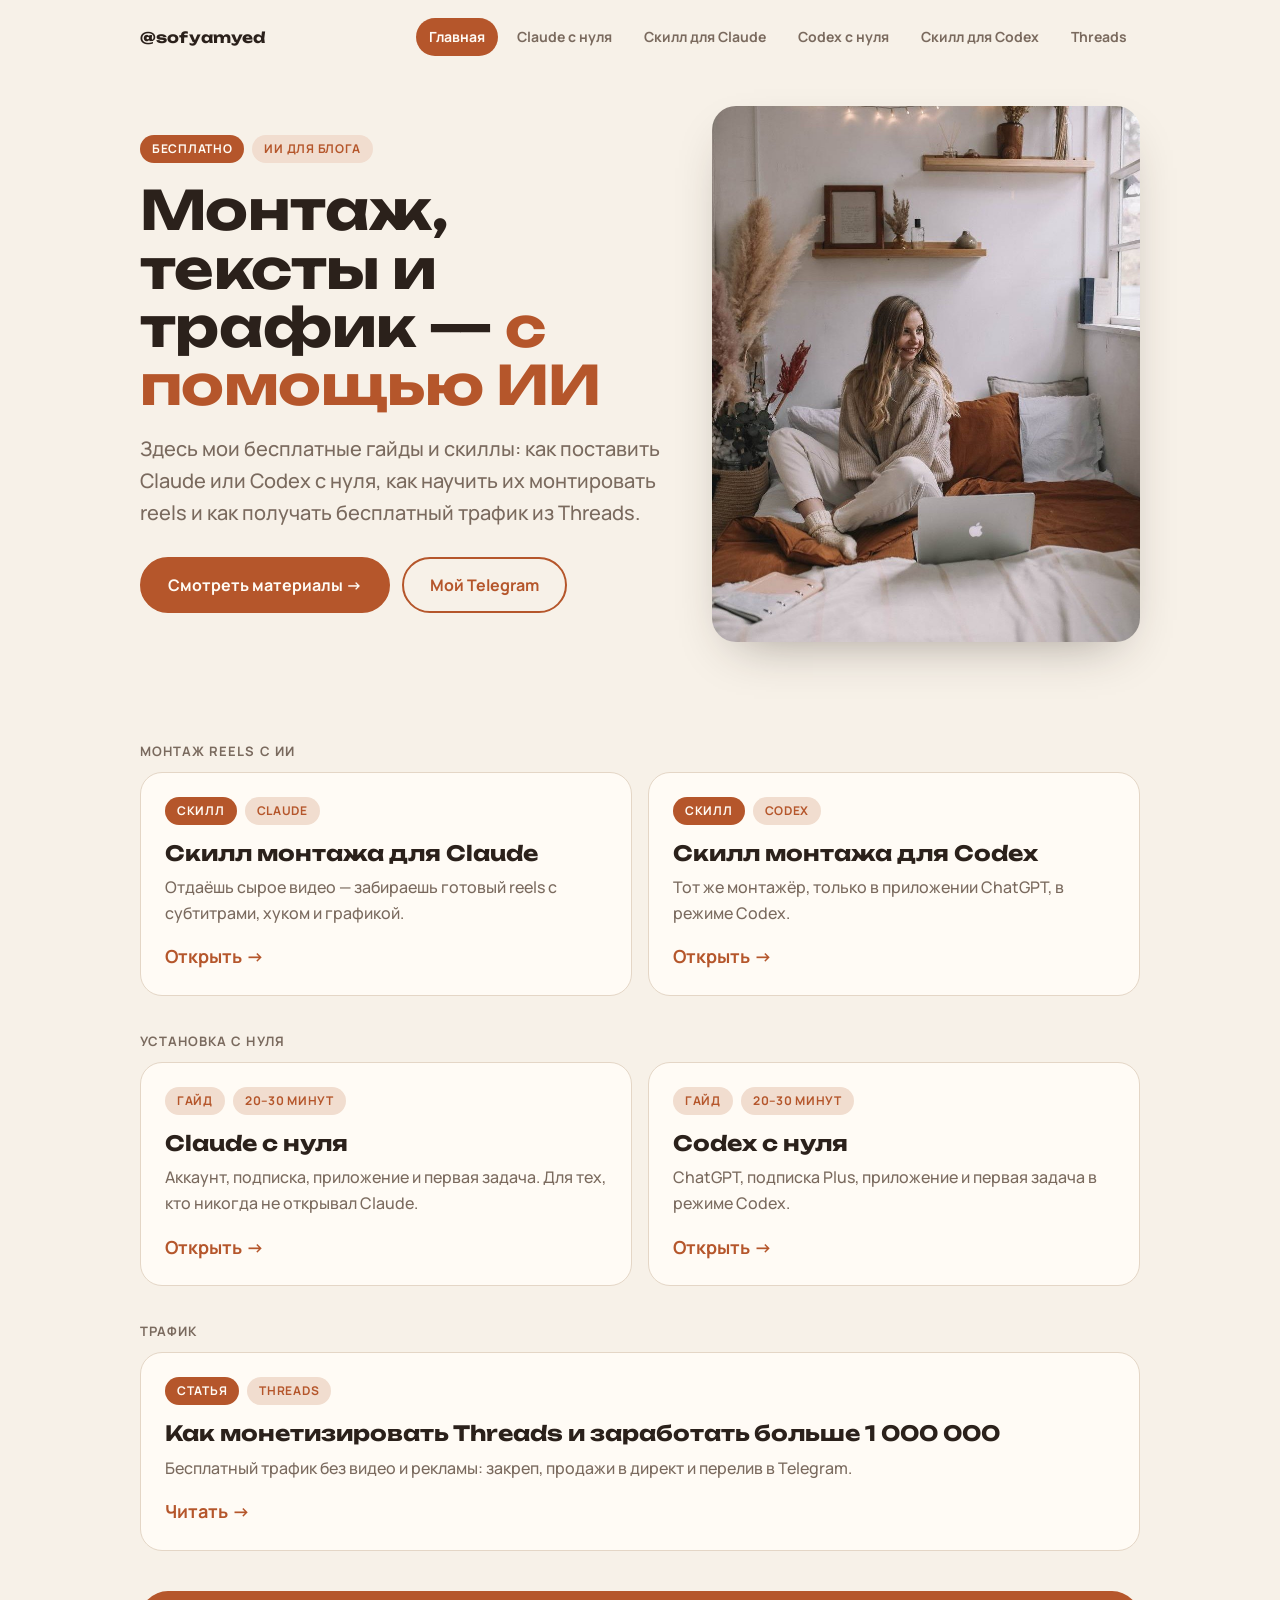
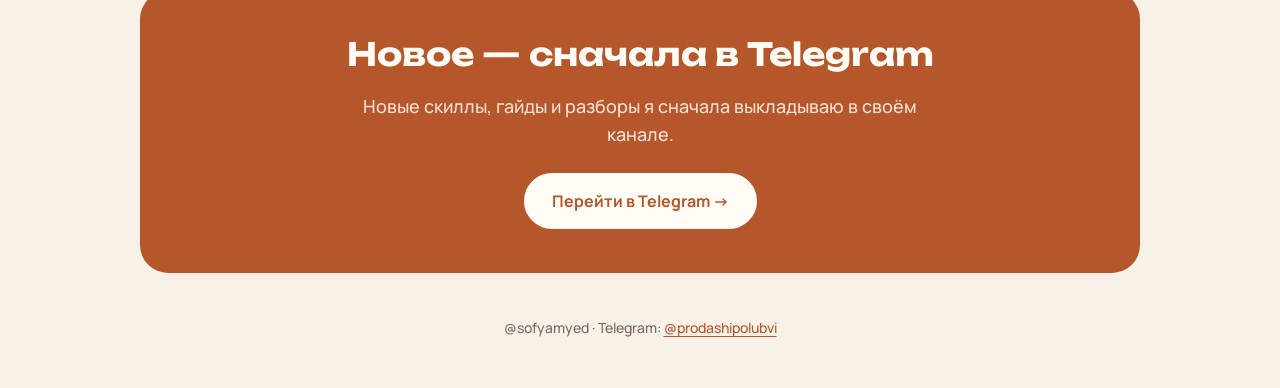
<file: index.html>
<!doctype html>
<html lang="ru">
<head>
<meta charset="utf-8">
<meta name="viewport" content="width=device-width, initial-scale=1">
<title>@sofyamyed — ИИ и трафик для экспертов</title>
<meta name="description" content="Бесплатные гайды и скиллы: Claude и Codex с нуля, монтаж reels с помощью ИИ, статья про трафик из Threads.">
<meta property="og:type" content="website">
<meta property="og:title" content="@sofyamyed — ИИ и трафик для экспертов">
<meta property="og:description" content="Гайды по Claude и Codex, скилл монтажа reels и статья про Threads">
<meta property="og:url" content="https://sofyamyed.github.io/">
<meta property="og:image" content="https://sofyamyed.github.io/img/prevyu-home.jpg">
<meta name="twitter:card" content="summary_large_image">
<link rel="preconnect" href="https://fonts.googleapis.com">
<link rel="preconnect" href="https://fonts.gstatic.com" crossorigin>
<link href="https://fonts.googleapis.com/css2?family=Manrope:wght@400;500;700&family=Unbounded:wght@600;700&display=swap" rel="stylesheet">
<link rel="stylesheet" href="style.css">
<style>
  .hub{display:grid;grid-template-columns:repeat(2,1fr);gap:16px;margin-top:8px}
  .tile{display:flex;flex-direction:column;background:var(--card);border:1px solid var(--line);border-radius:22px;padding:24px;text-decoration:none;color:var(--ink);transition:transform .2s,box-shadow .2s,border-color .2s}
  .tile:hover{transform:translateY(-3px);border-color:var(--accent);box-shadow:0 14px 34px -22px rgba(43,33,27,.6);color:var(--ink)}
  .tile .chips{margin-bottom:14px}
  .tile h3{font-size:21px;margin-bottom:8px}
  .tile p{color:var(--muted);font-size:16px;margin:0 0 16px}
  .tile__go{margin-top:auto;font-weight:700;color:var(--accent)}
  .tile--wide{grid-column:1/-1}
  .group{font:700 13px var(--body);letter-spacing:.08em;text-transform:uppercase;color:var(--muted);margin:36px 0 12px}
  @media (max-width:820px){.hub{grid-template-columns:1fr}}
</style>
</head>
<body>

<div class="wrap">
  <div class="top"><a class="top__brand" href="index.html">@sofyamyed</a><nav class="menu" aria-label="Разделы сайта"><a href="index.html" class="is-on" aria-current="page">Главная</a><a href="start.html">Claude с нуля</a><a href="claude.html">Скилл для Claude</a><a href="codex-start.html">Codex с нуля</a><a href="codex.html">Скилл для Codex</a><a href="threads.html">Threads</a></nav></div>

  <header class="hero">
    <div>
      <div class="chips"><span class="chip chip--solid">бесплатно</span><span class="chip">ИИ для блога</span></div>
      <h1>Монтаж, тексты и трафик — <em>с помощью ИИ</em></h1>
      <p class="lead">Здесь мои бесплатные гайды и скиллы: как поставить Claude или Codex с нуля, как научить их монтировать reels и как получать бесплатный трафик из Threads.</p>
      <div class="btns"><a class="btn" href="#all">Смотреть материалы →</a><a class="btn btn--ghost" href="https://t.me/prodashipolubvi" target="_blank" rel="noopener">Мой Telegram</a></div>
    </div>
    <div class="hero__media"><img src="img/oblozhka.jpg" alt="Софья с ноутбуком" width="853" height="1066"></div>
  </header>
</div>

<main class="wrap" id="all">

  <p class="group">Монтаж reels с ИИ</p>
  <div class="hub">
    <a class="tile" href="claude.html">
      <div class="chips"><span class="chip chip--solid">скилл</span><span class="chip">Claude</span></div>
      <h3>Скилл монтажа для Claude</h3>
      <p>Отдаёшь сырое видео — забираешь готовый reels с субтитрами, хуком и графикой.</p>
      <span class="tile__go">Открыть →</span>
    </a>
    <a class="tile" href="codex.html">
      <div class="chips"><span class="chip chip--solid">скилл</span><span class="chip">Codex</span></div>
      <h3>Скилл монтажа для Codex</h3>
      <p>Тот же монтажёр, только в приложении ChatGPT, в режиме Codex.</p>
      <span class="tile__go">Открыть →</span>
    </a>
  </div>

  <p class="group">Установка с нуля</p>
  <div class="hub">
    <a class="tile" href="start.html">
      <div class="chips"><span class="chip">гайд</span><span class="chip">20–30 минут</span></div>
      <h3>Claude с нуля</h3>
      <p>Аккаунт, подписка, приложение и первая задача. Для тех, кто никогда не открывал Claude.</p>
      <span class="tile__go">Открыть →</span>
    </a>
    <a class="tile" href="codex-start.html">
      <div class="chips"><span class="chip">гайд</span><span class="chip">20–30 минут</span></div>
      <h3>Codex с нуля</h3>
      <p>ChatGPT, подписка Plus, приложение и первая задача в режиме Codex.</p>
      <span class="tile__go">Открыть →</span>
    </a>
  </div>

  <p class="group">Трафик</p>
  <div class="hub">
    <a class="tile tile--wide" href="threads.html">
      <div class="chips"><span class="chip chip--solid">статья</span><span class="chip">Threads</span></div>
      <h3>Как монетизировать Threads и заработать больше 1 000 000</h3>
      <p>Бесплатный трафик без видео и рекламы: закреп, продажи в директ и перелив в Telegram.</p>
      <span class="tile__go">Читать →</span>
    </a>
  </div>

  <div class="final">
    <h2>Новое — сначала в Telegram</h2>
    <p>Новые скиллы, гайды и разборы я сначала выкладываю в своём канале.</p>
    <a class="btn btn--light" href="https://t.me/prodashipolubvi" target="_blank" rel="noopener">Перейти в Telegram →</a>
  </div>
</main>

<footer>@sofyamyed · Telegram: <a href="https://t.me/prodashipolubvi" target="_blank" rel="noopener">@prodashipolubvi</a></footer>
<script src="script.js"></script>
</body>
</html>
</file>
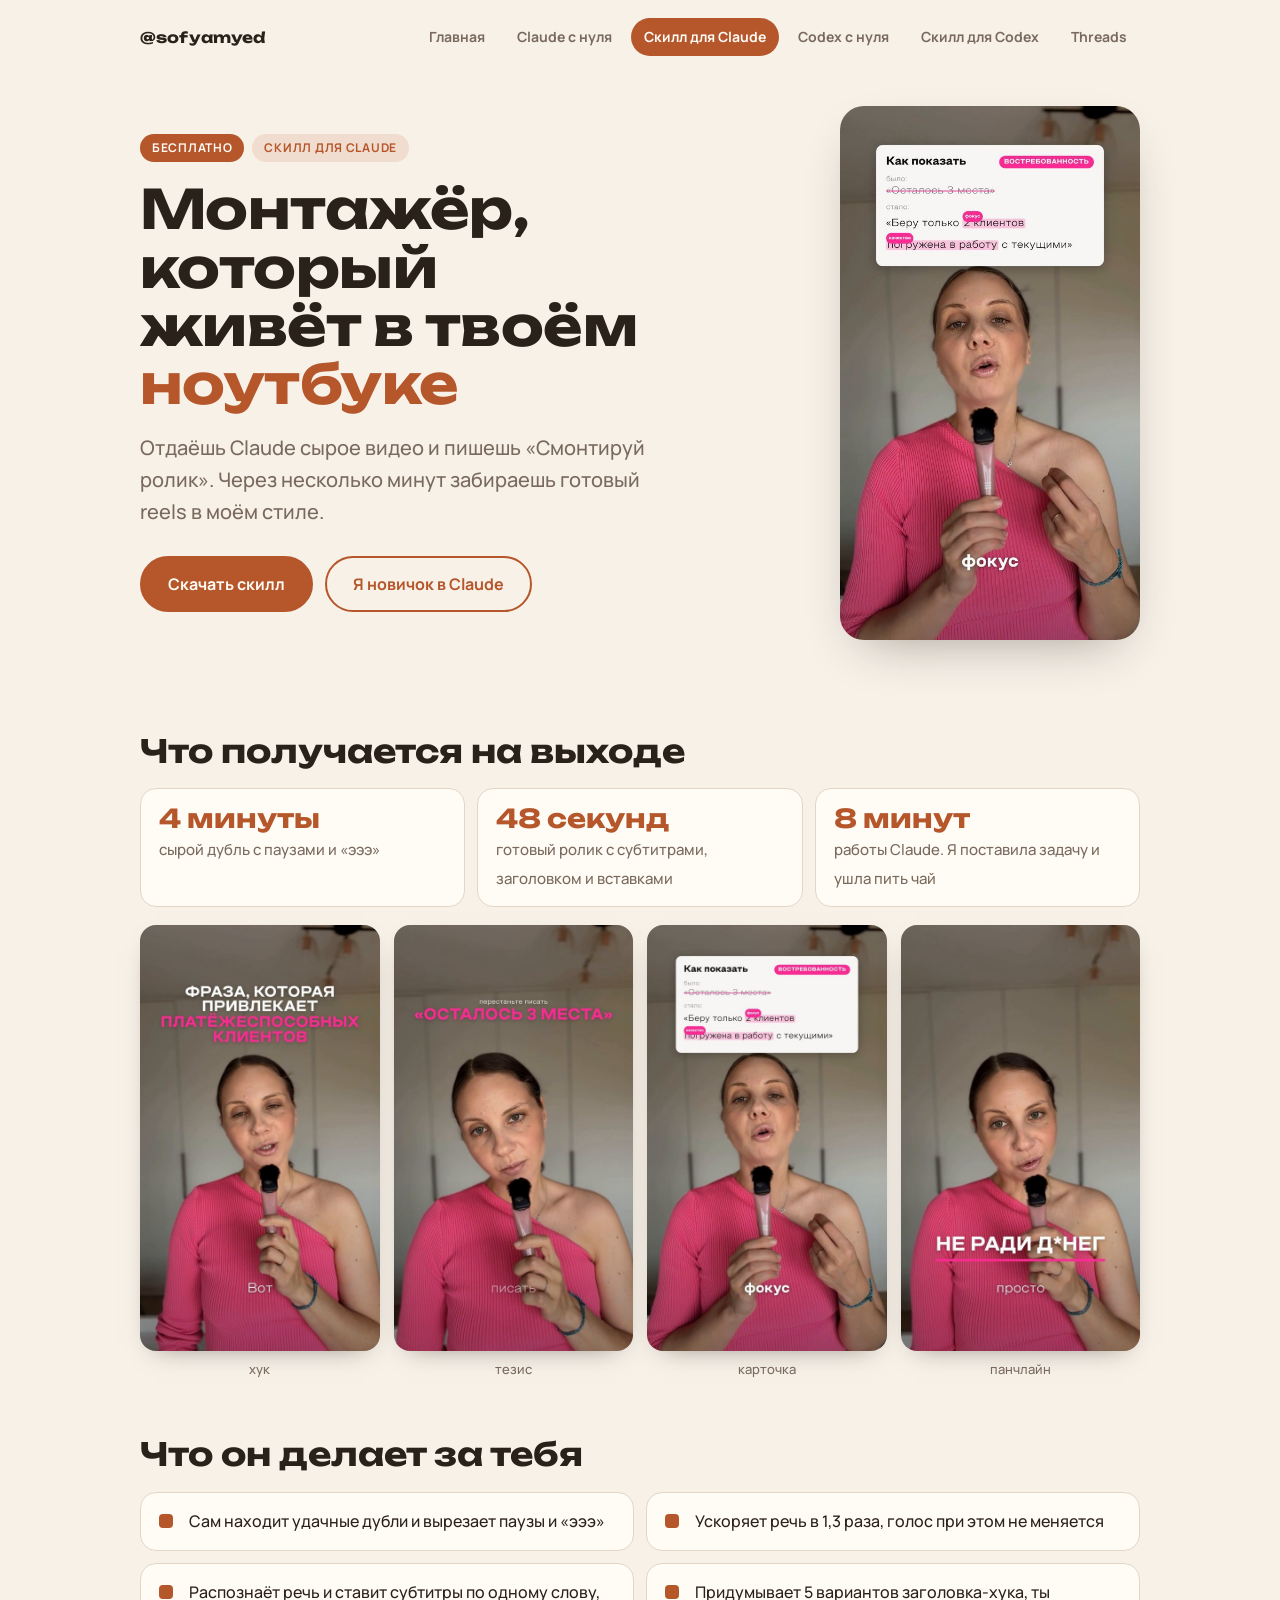
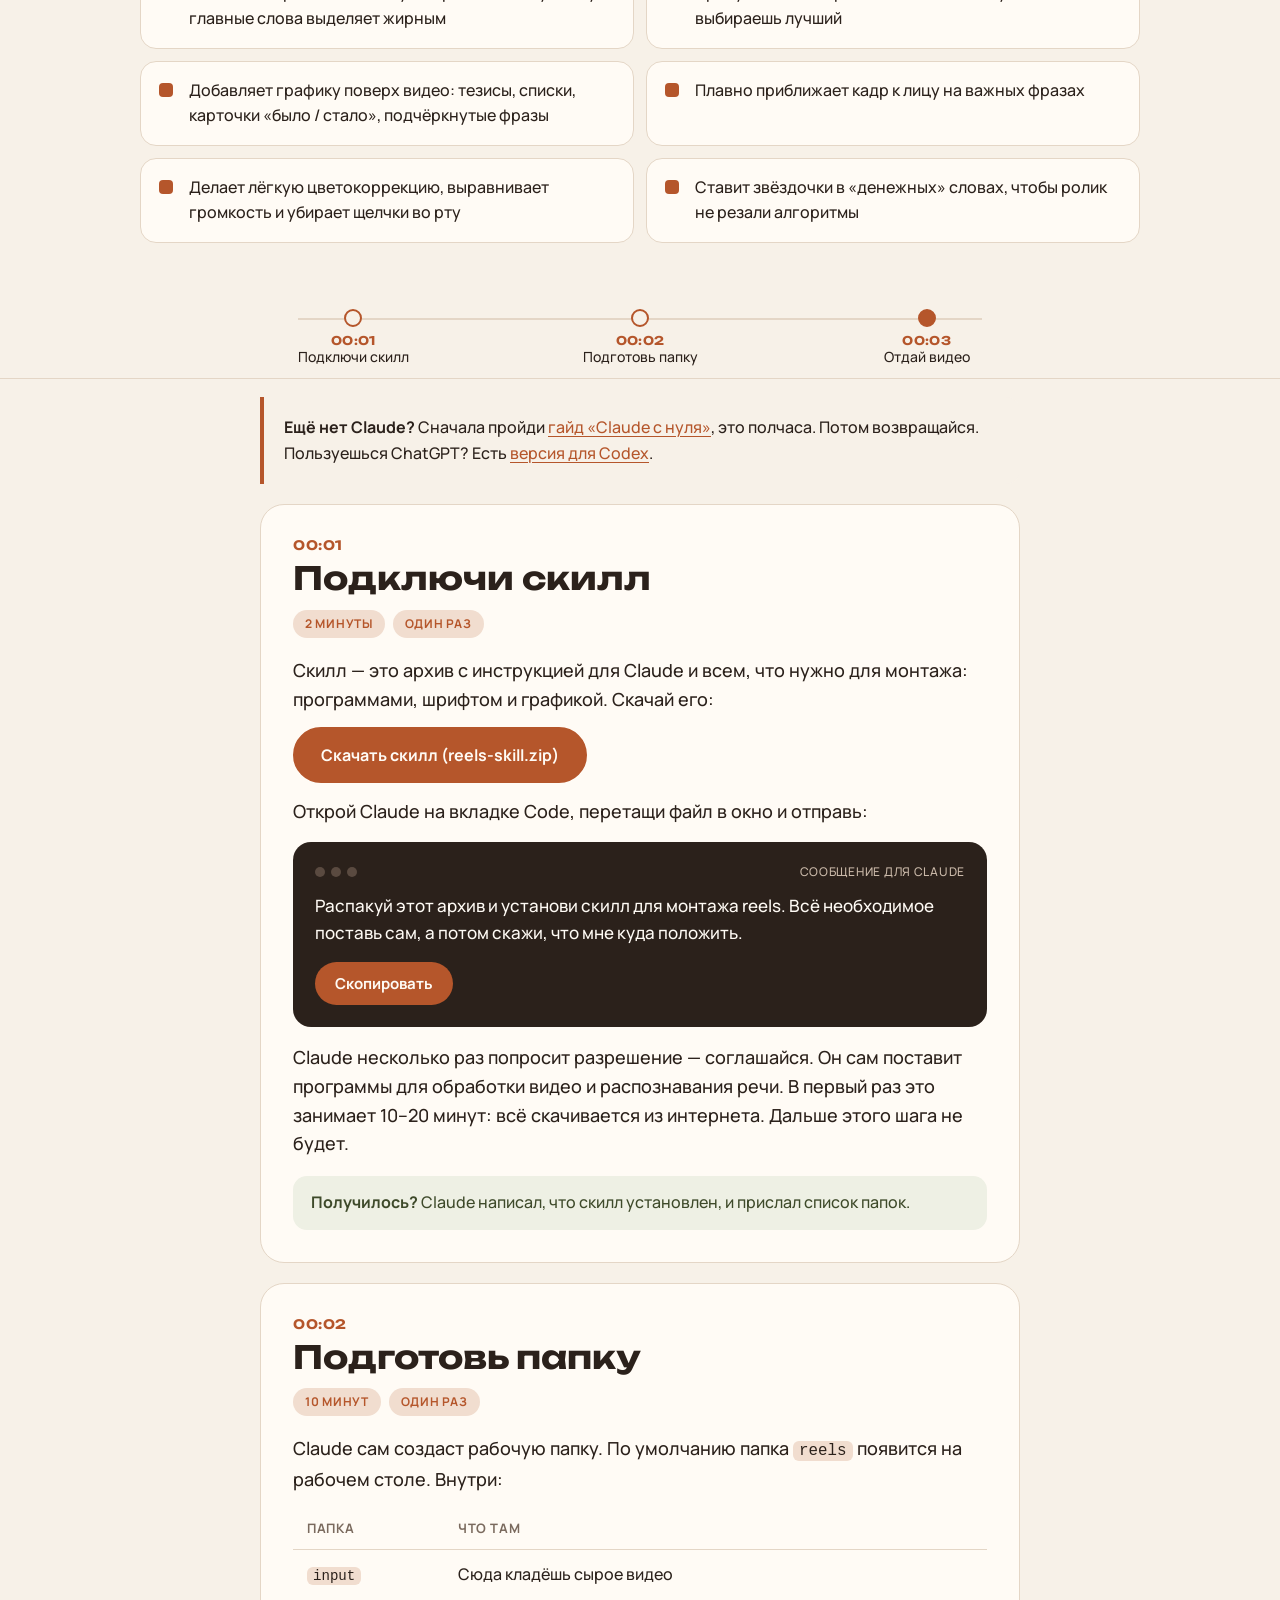
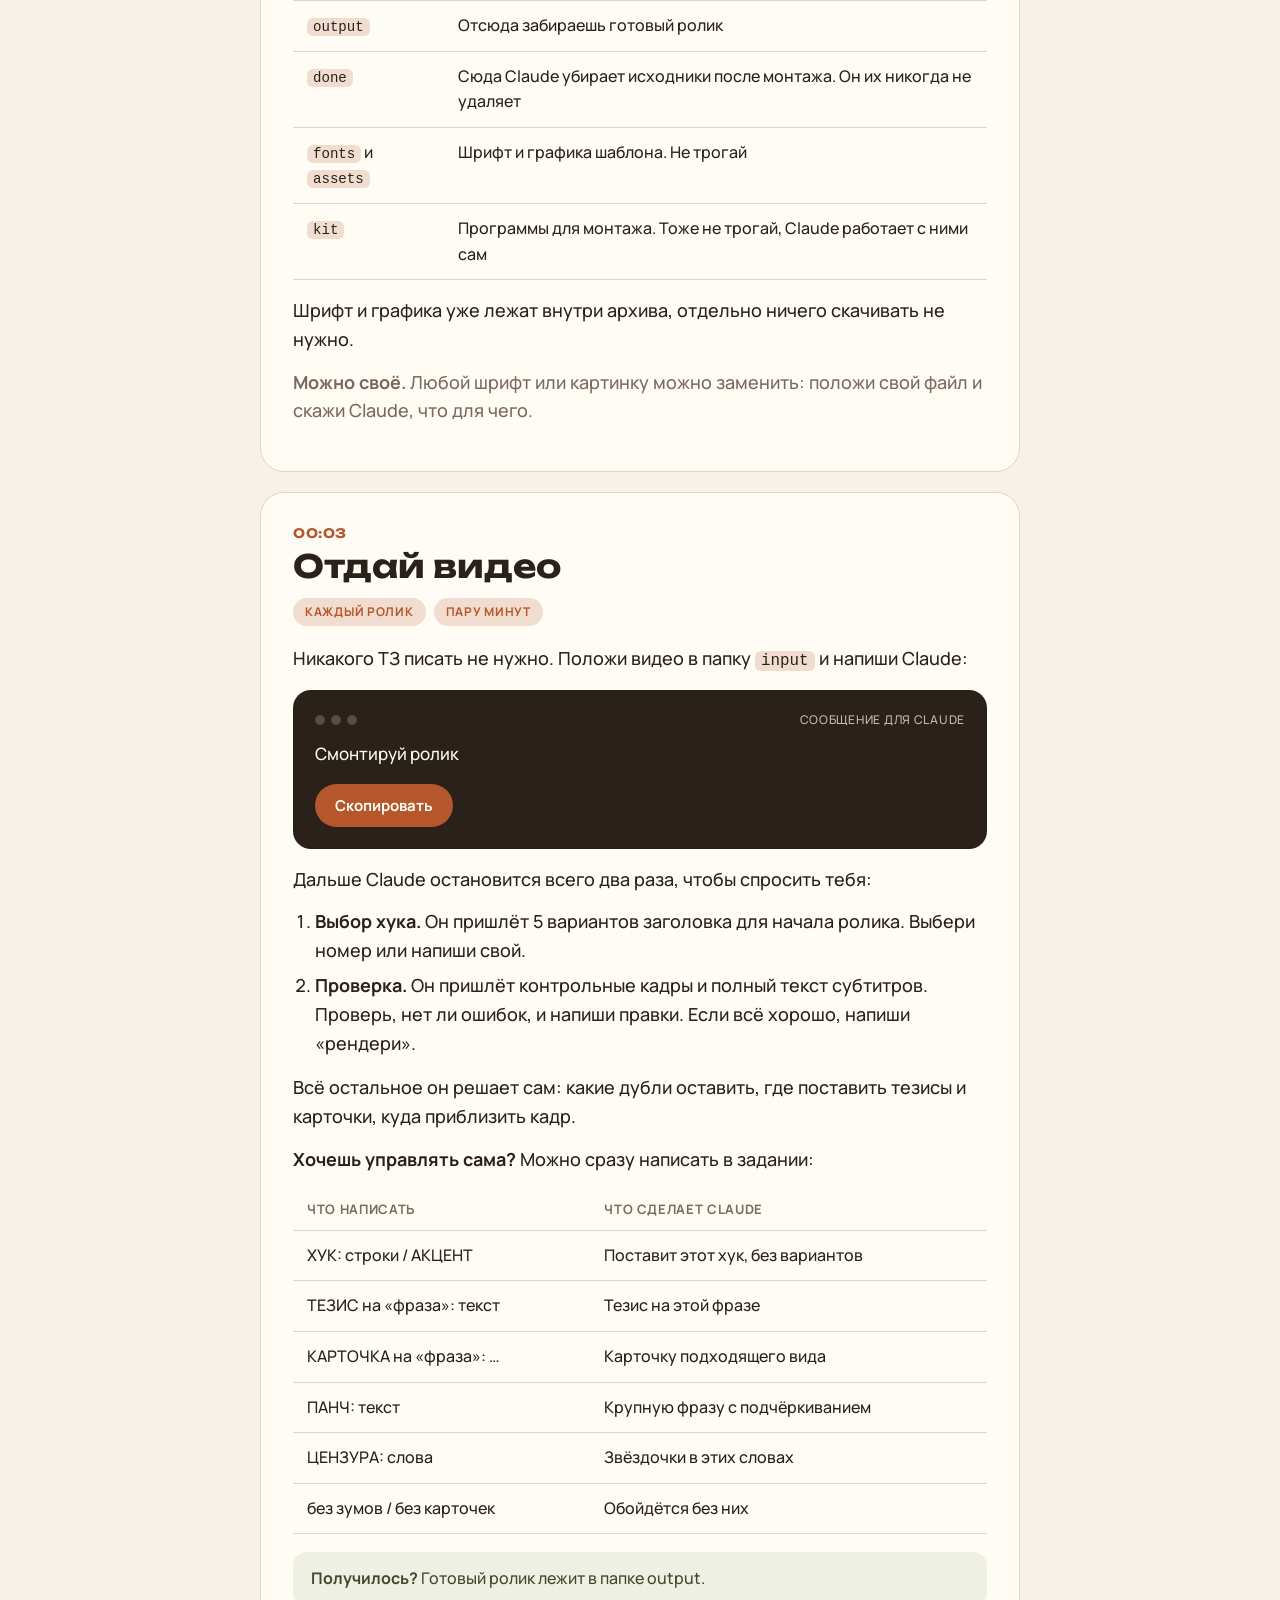
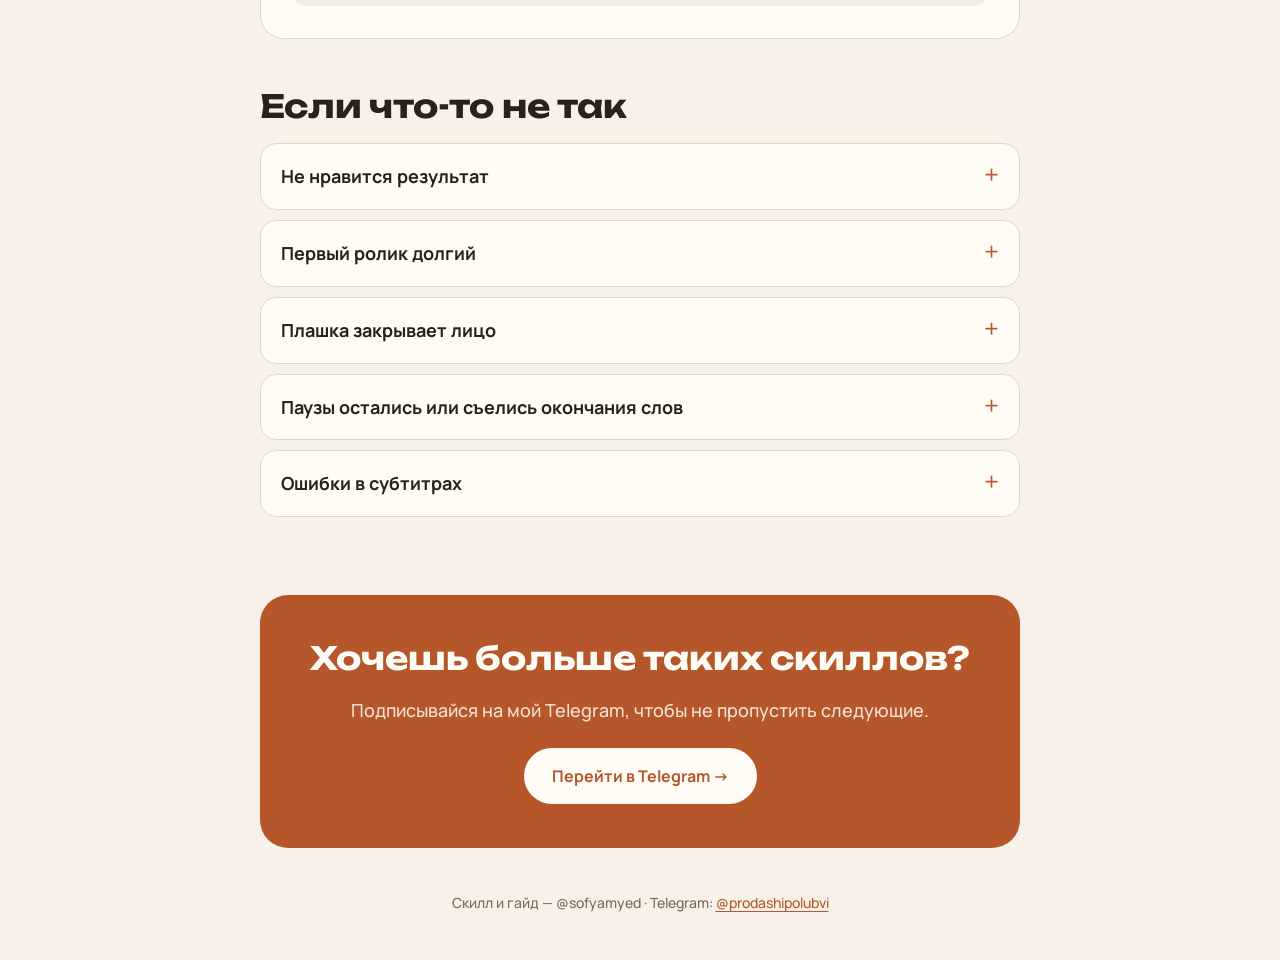
<file: claude.html>
<!doctype html>
<html lang="ru">
<head>
<meta charset="utf-8">
<meta name="viewport" content="width=device-width, initial-scale=1">
<title>Скилл монтажа reels для Claude | @sofyamyed</title>
<meta name="description" content="Бесплатный скилл для Claude: отдаёшь сырое видео — забираешь готовый reels с субтитрами, хуком и графикой.">
<meta property="og:type" content="article">
<meta property="og:title" content="Монтажёр в твоём ноутбуке">
<meta property="og:description" content="Бесплатный скилл для Claude: готовый reels из сырого видео">
<meta property="og:url" content="https://sofyamyed.github.io/claude.html">
<meta property="og:image" content="https://sofyamyed.github.io/img/prevyu-skill.jpg">
<meta name="twitter:card" content="summary_large_image">
<link rel="preconnect" href="https://fonts.googleapis.com">
<link rel="preconnect" href="https://fonts.gstatic.com" crossorigin>
<link href="https://fonts.googleapis.com/css2?family=Manrope:wght@400;500;700&family=Unbounded:wght@600;700&display=swap" rel="stylesheet">
<link rel="stylesheet" href="style.css">
</head>
<body>

<div class="wrap">
  <div class="top"><a class="top__brand" href="index.html">@sofyamyed</a><nav class="menu" aria-label="Разделы сайта"><a href="index.html">Главная</a><a href="start.html">Claude с нуля</a><a href="claude.html" class="is-on" aria-current="page">Скилл для Claude</a><a href="codex-start.html">Codex с нуля</a><a href="codex.html">Скилл для Codex</a><a href="threads.html">Threads</a></nav></div>

  <header class="hero">
    <div>
      <div class="chips"><span class="chip chip--solid">бесплатно</span><span class="chip">скилл для Claude</span></div>
      <h1>Монтажёр, который живёт в твоём <em>ноутбуке</em></h1>
      <p class="lead">Отдаёшь Claude сырое видео и пишешь «Смонтируй ролик». Через несколько минут забираешь готовый reels в моём стиле.</p>
      <div class="btns">
        <a class="btn" href="files/reels-skill.zip" download>Скачать скилл</a>
        <a class="btn btn--ghost" href="start.html">Я новичок в Claude</a>
      </div>
    </div>
    <div class="hero__media hero__media--reel"><img src="img/kadr-3.jpg" alt="Кадр готового ролика с карточкой «было / стало»" width="540" height="960"></div>
  </header>

  <section>
    <h2>Что получается на выходе</h2>
    <div class="stats">
      <div class="stat"><b>4 минуты</b><span>сырой дубль с паузами и «эээ»</span></div>
      <div class="stat"><b>48 секунд</b><span>готовый ролик с субтитрами, заголовком и вставками</span></div>
      <div class="stat"><b>8 минут</b><span>работы Claude. Я поставила задачу и ушла пить чай</span></div>
    </div>
    <div class="reel">
      <figure><img src="img/kadr-1.jpg" alt="Хук в начале ролика" loading="lazy" width="540" height="960"><figcaption>хук</figcaption></figure>
      <figure><img src="img/kadr-2.jpg" alt="Тезис" loading="lazy" width="540" height="960"><figcaption>тезис</figcaption></figure>
      <figure><img src="img/kadr-3.jpg" alt="Карточка «было / стало»" loading="lazy" width="540" height="960"><figcaption>карточка</figcaption></figure>
      <figure><img src="img/kadr-4.jpg" alt="Панчлайн" loading="lazy" width="540" height="960"><figcaption>панчлайн</figcaption></figure>
    </div>
  </section>

  <section>
    <h2>Что он делает за тебя</h2>
    <ul class="feats">
      <li>Сам находит удачные дубли и вырезает паузы и «эээ»</li>
      <li>Ускоряет речь в 1,3 раза, голос при этом не меняется</li>
      <li>Распознаёт речь и ставит субтитры по одному слову, главные слова выделяет жирным</li>
      <li>Придумывает 5 вариантов заголовка-хука, ты выбираешь лучший</li>
      <li>Добавляет графику поверх видео: тезисы, списки, карточки «было / стало», подчёркнутые фразы</li>
      <li>Плавно приближает кадр к лицу на важных фразах</li>
      <li>Делает лёгкую цветокоррекцию, выравнивает громкость и убирает щелчки во рту</li>
      <li>Ставит звёздочки в «денежных» словах, чтобы ролик не резали алгоритмы</li>
    </ul>
  </section>
</div>

<nav class="tl" aria-label="Шаги">
  <div class="tl__track">
    <a class="tl__step" href="#step1"><span class="tl__dot"></span><span class="tl__time">00:01</span>Подключи скилл</a>
    <a class="tl__step" href="#step2"><span class="tl__dot"></span><span class="tl__time">00:02</span>Подготовь папку</a>
    <a class="tl__step" href="#step3"><span class="tl__dot"></span><span class="tl__time">00:03</span>Отдай видео</a>
  </div>
</nav>

<main class="wrap"><div class="narrow">

  <p class="aside"><b>Ещё нет Claude?</b> Сначала пройди <a href="start.html">гайд «Claude с нуля»</a>, это полчаса. Потом возвращайся. Пользуешься ChatGPT? Есть <a href="codex.html">версия для Codex</a>.</p>

  <article class="step" id="step1">
    <div class="step__time">00:01</div>
    <h2>Подключи скилл</h2>
    <div class="chips"><span class="chip">2 минуты</span><span class="chip">один раз</span></div>
    <p>Скилл — это архив с инструкцией для Claude и всем, что нужно для монтажа: программами, шрифтом и графикой. Скачай его:</p>
    <p><a class="btn" href="files/reels-skill.zip" download>Скачать скилл (reels-skill.zip)</a></p>
    <p>Открой Claude на вкладке Code, перетащи файл в окно и отправь:</p>
    <div class="copy">
      <div class="copy__bar"><div class="copy__dots"><i></i><i></i><i></i></div><div class="copy__label">Сообщение для Claude</div></div>
      <p class="copy__text">Распакуй этот архив и установи скилл для монтажа reels. Всё необходимое поставь сам, а потом скажи, что мне куда положить.</p>
      <button class="copy__btn" type="button">Скопировать</button>
    </div>
    <p>Claude несколько раз попросит разрешение — соглашайся. Он сам поставит программы для обработки видео и распознавания речи. В первый раз это занимает 10–20 минут: всё скачивается из интернета. Дальше этого шага не будет.</p>
    <p class="check"><b>Получилось?</b> Claude написал, что скилл установлен, и прислал список папок.</p>
  </article>

  <article class="step" id="step2">
    <div class="step__time">00:02</div>
    <h2>Подготовь папку</h2>
    <div class="chips"><span class="chip">10 минут</span><span class="chip">один раз</span></div>
    <p>Claude сам создаст рабочую папку. По умолчанию папка <code>reels</code> появится на рабочем столе. Внутри:</p>
    <table class="table">
      <thead><tr><th>Папка</th><th>Что там</th></tr></thead>
      <tbody>
        <tr><td><code>input</code></td><td>Сюда кладёшь сырое видео</td></tr>
        <tr><td><code>output</code></td><td>Отсюда забираешь готовый ролик</td></tr>
        <tr><td><code>done</code></td><td>Сюда Claude убирает исходники после монтажа. Он их никогда не удаляет</td></tr>
        <tr><td><code>fonts</code> и <code>assets</code></td><td>Шрифт и графика шаблона. Не трогай</td></tr>
        <tr><td><code>kit</code></td><td>Программы для монтажа. Тоже не трогай, Claude работает с ними сам</td></tr>
      </tbody>
    </table>
    <p>Шрифт и графика уже лежат внутри архива, отдельно ничего скачивать не нужно.</p>
    <p class="muted"><b>Можно своё.</b> Любой шрифт или картинку можно заменить: положи свой файл и скажи Claude, что для чего.</p>
  </article>

  <article class="step" id="step3">
    <div class="step__time">00:03</div>
    <h2>Отдай видео</h2>
    <div class="chips"><span class="chip">каждый ролик</span><span class="chip">пару минут</span></div>
    <p>Никакого ТЗ писать не нужно. Положи видео в папку <code>input</code> и напиши Claude:</p>
    <div class="copy">
      <div class="copy__bar"><div class="copy__dots"><i></i><i></i><i></i></div><div class="copy__label">Сообщение для Claude</div></div>
      <p class="copy__text">Смонтируй ролик</p>
      <button class="copy__btn" type="button">Скопировать</button>
    </div>
    <p>Дальше Claude остановится всего два раза, чтобы спросить тебя:</p>
    <ol>
      <li><b>Выбор хука.</b> Он пришлёт 5 вариантов заголовка для начала ролика. Выбери номер или напиши свой.</li>
      <li><b>Проверка.</b> Он пришлёт контрольные кадры и полный текст субтитров. Проверь, нет ли ошибок, и напиши правки. Если всё хорошо, напиши «рендери».</li>
    </ol>
    <p>Всё остальное он решает сам: какие дубли оставить, где поставить тезисы и карточки, куда приблизить кадр.</p>
    <p><b>Хочешь управлять сама?</b> Можно сразу написать в задании:</p>
    <table class="table">
      <thead><tr><th>Что написать</th><th>Что сделает Claude</th></tr></thead>
      <tbody>
        <tr><td>ХУК: строки / АКЦЕНТ</td><td>Поставит этот хук, без вариантов</td></tr>
        <tr><td>ТЕЗИС на «фраза»: текст</td><td>Тезис на этой фразе</td></tr>
        <tr><td>КАРТОЧКА на «фраза»: …</td><td>Карточку подходящего вида</td></tr>
        <tr><td>ПАНЧ: текст</td><td>Крупную фразу с подчёркиванием</td></tr>
        <tr><td>ЦЕНЗУРА: слова</td><td>Звёздочки в этих словах</td></tr>
        <tr><td>без зумов / без карточек</td><td>Обойдётся без них</td></tr>
      </tbody>
    </table>
    <p class="check"><b>Получилось?</b> Готовый ролик лежит в папке output.</p>
  </article>

  <section class="faq">
    <h2>Если что-то не так</h2>
    <details><summary>Не нравится результат</summary><p>Напиши правку обычными словами: «субтитры крупнее», «зумов поменьше». Попроси запомнить, и следующие ролики будут уже с правкой.</p></details>
    <details><summary>Первый ролик долгий</summary><p>Это нормально: в первый раз Claude ставит программы и настраивается. Дальше быстрее.</p></details>
    <details><summary>Плашка закрывает лицо</summary><p>Напиши, на какой секунде: «на 0:15 плашка наезжает на лицо, сдвинь её». Claude переставит.</p></details>
    <details><summary>Паузы остались или съелись окончания слов</summary><p>Иногда склейки получаются слишком длинными, а иногда наоборот, слишком короткими, и проглатываются концы слов. Напиши, где именно: «на 0:22 большая пауза» или «на 0:31 обрезалось окончание слова, верни».</p></details>
    <details><summary>Ошибки в субтитрах</summary><p>Claude мог не так расслышать слово или написать его неправильно. Напиши: «на 0:40 в субтитрах не то слово, должно быть …». Он поправит.</p></details>
  </section>

  <div class="final">
    <h2>Хочешь больше таких скиллов?</h2>
    <p>Подписывайся на мой Telegram, чтобы не пропустить следующие.</p>
    <a class="btn btn--light" href="https://t.me/prodashipolubvi" target="_blank" rel="noopener">Перейти в Telegram →</a>
  </div>

</div></main>

<footer>Скилл и гайд — @sofyamyed · Telegram: <a href="https://t.me/prodashipolubvi" target="_blank" rel="noopener">@prodashipolubvi</a></footer>
<script src="script.js"></script>
</body>
</html>
</file>
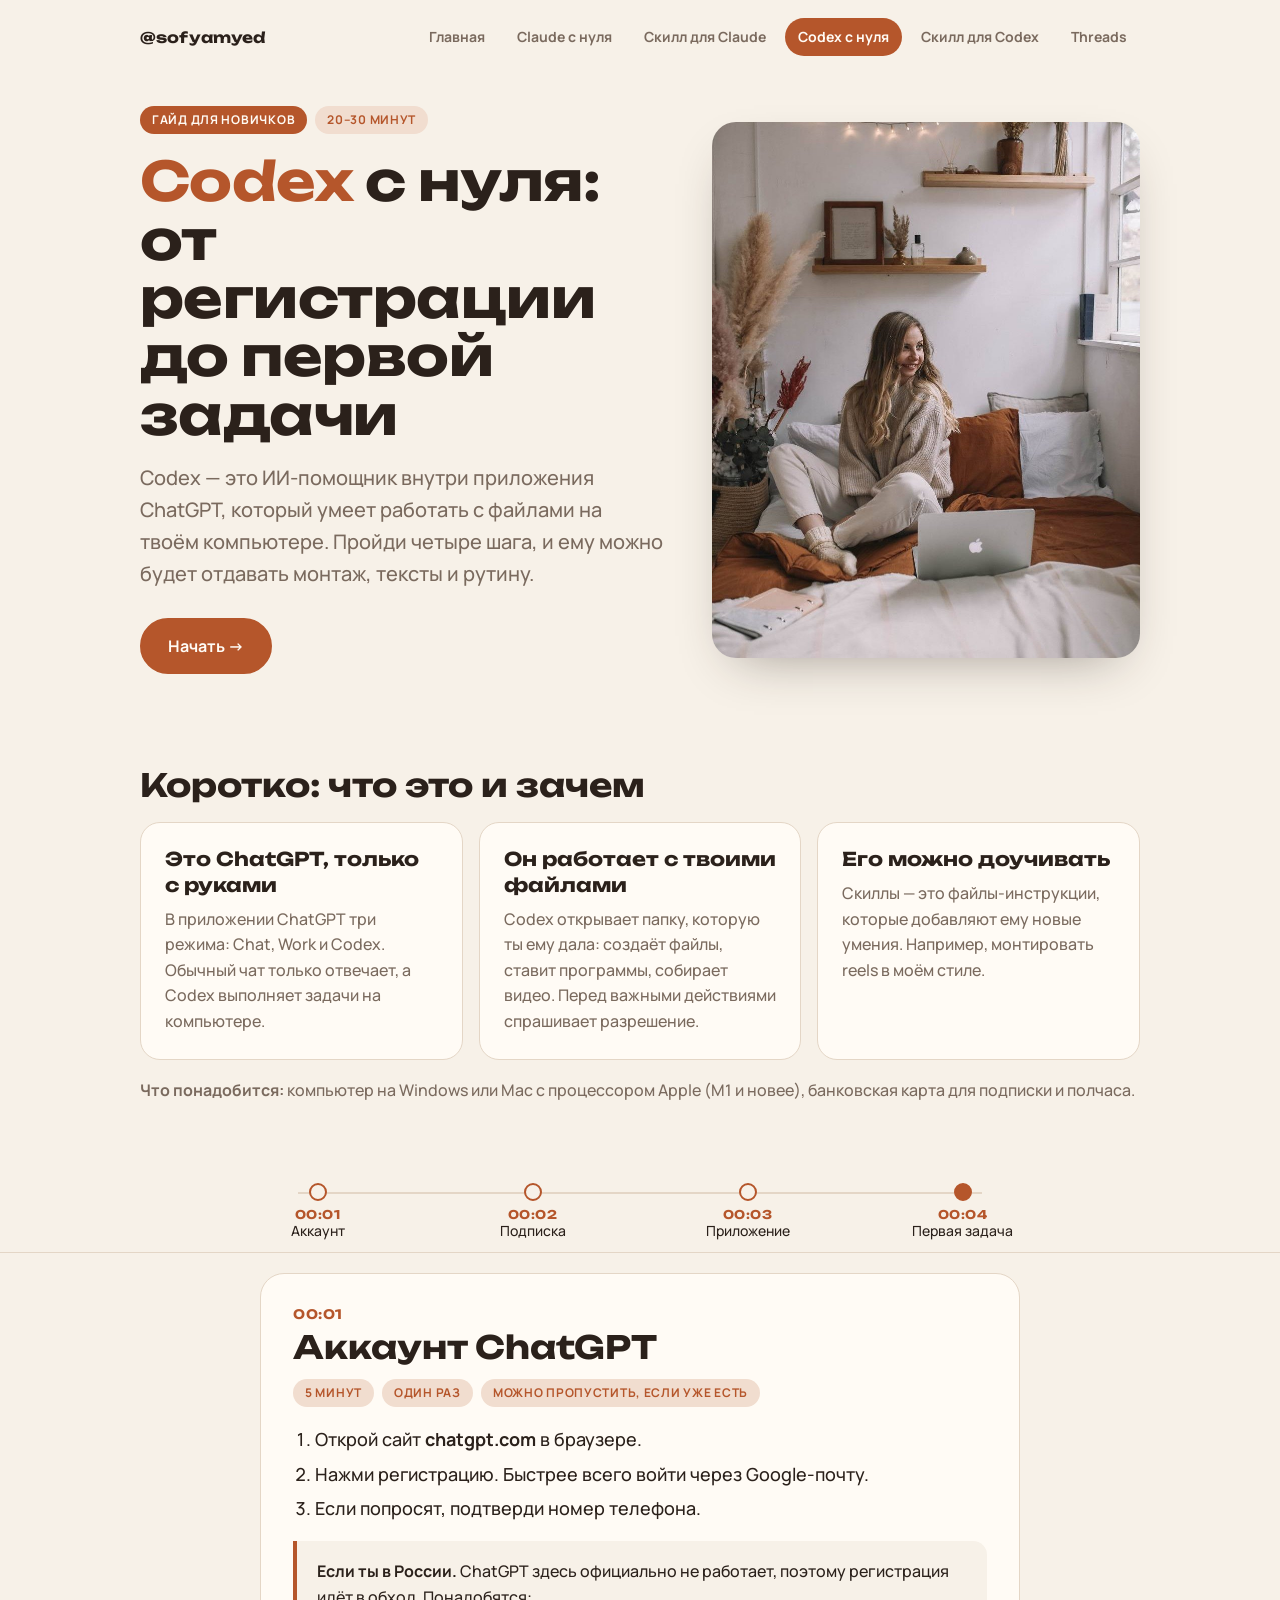
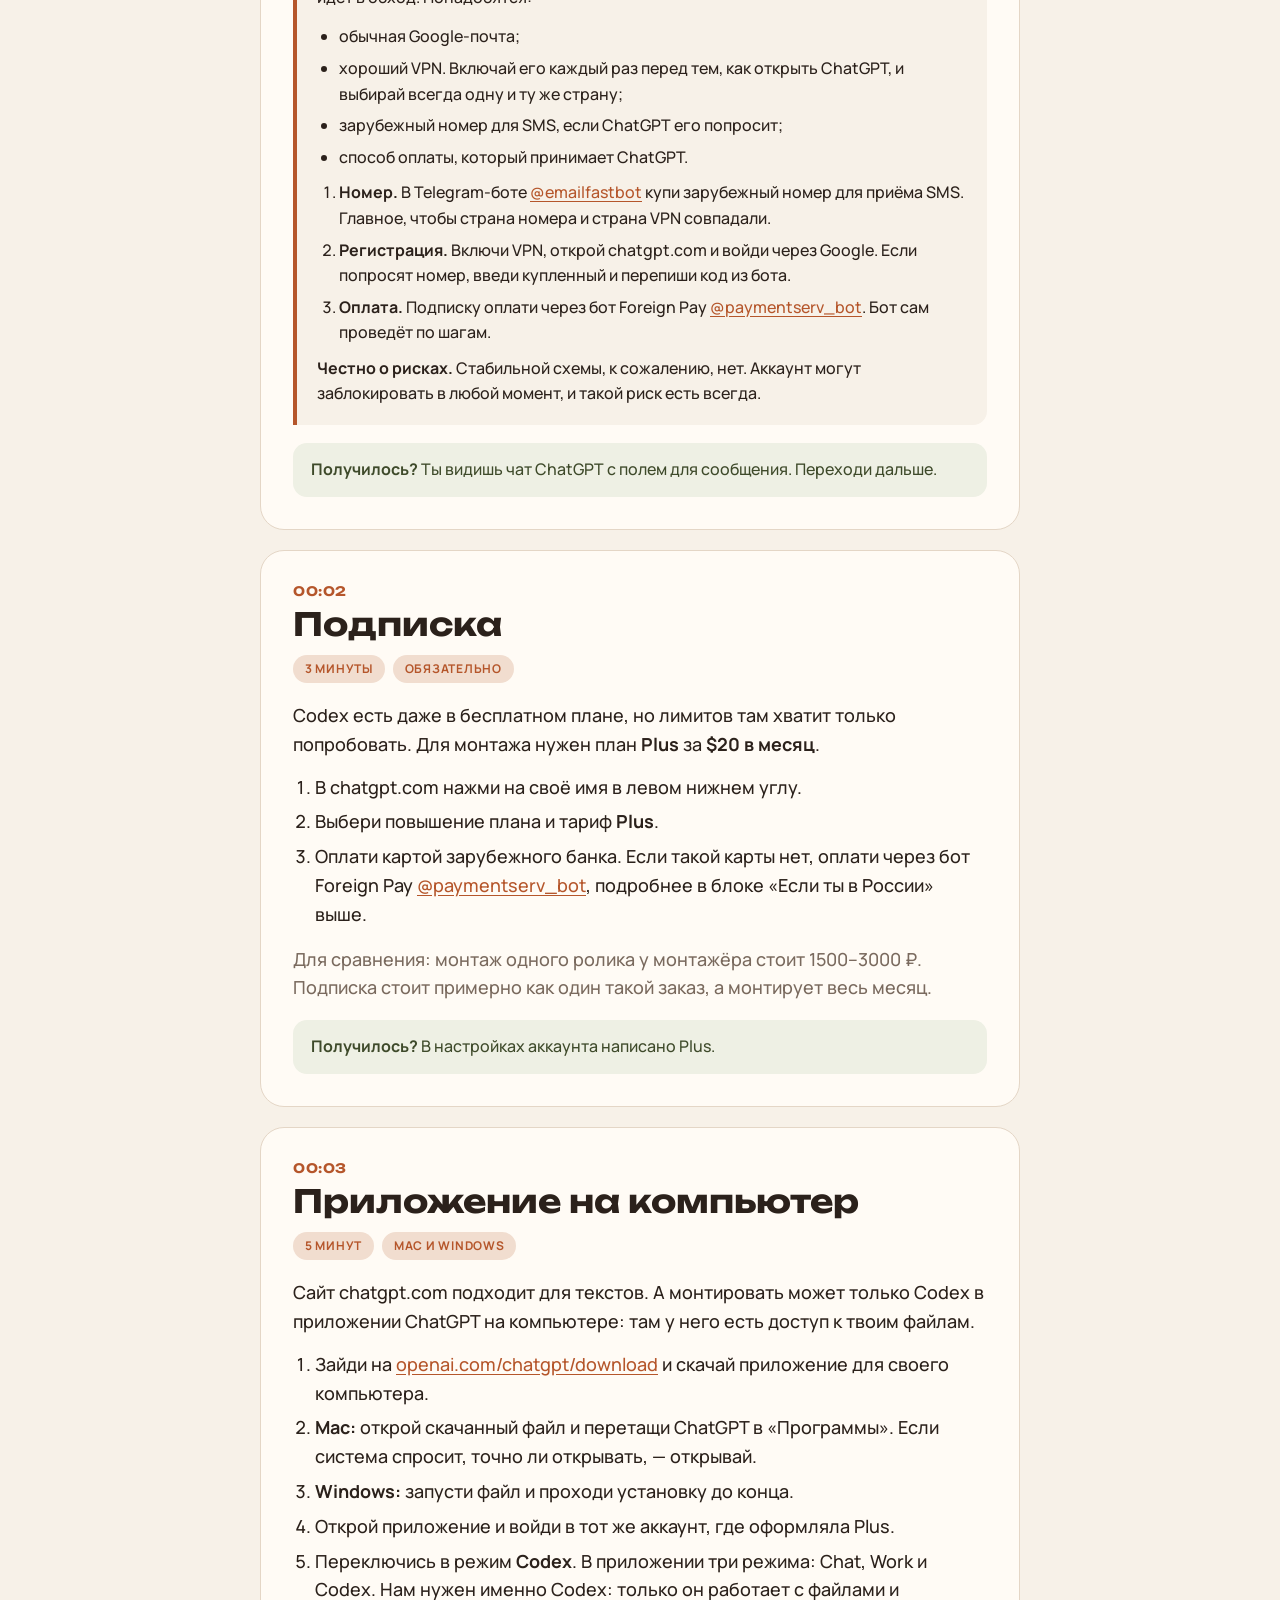
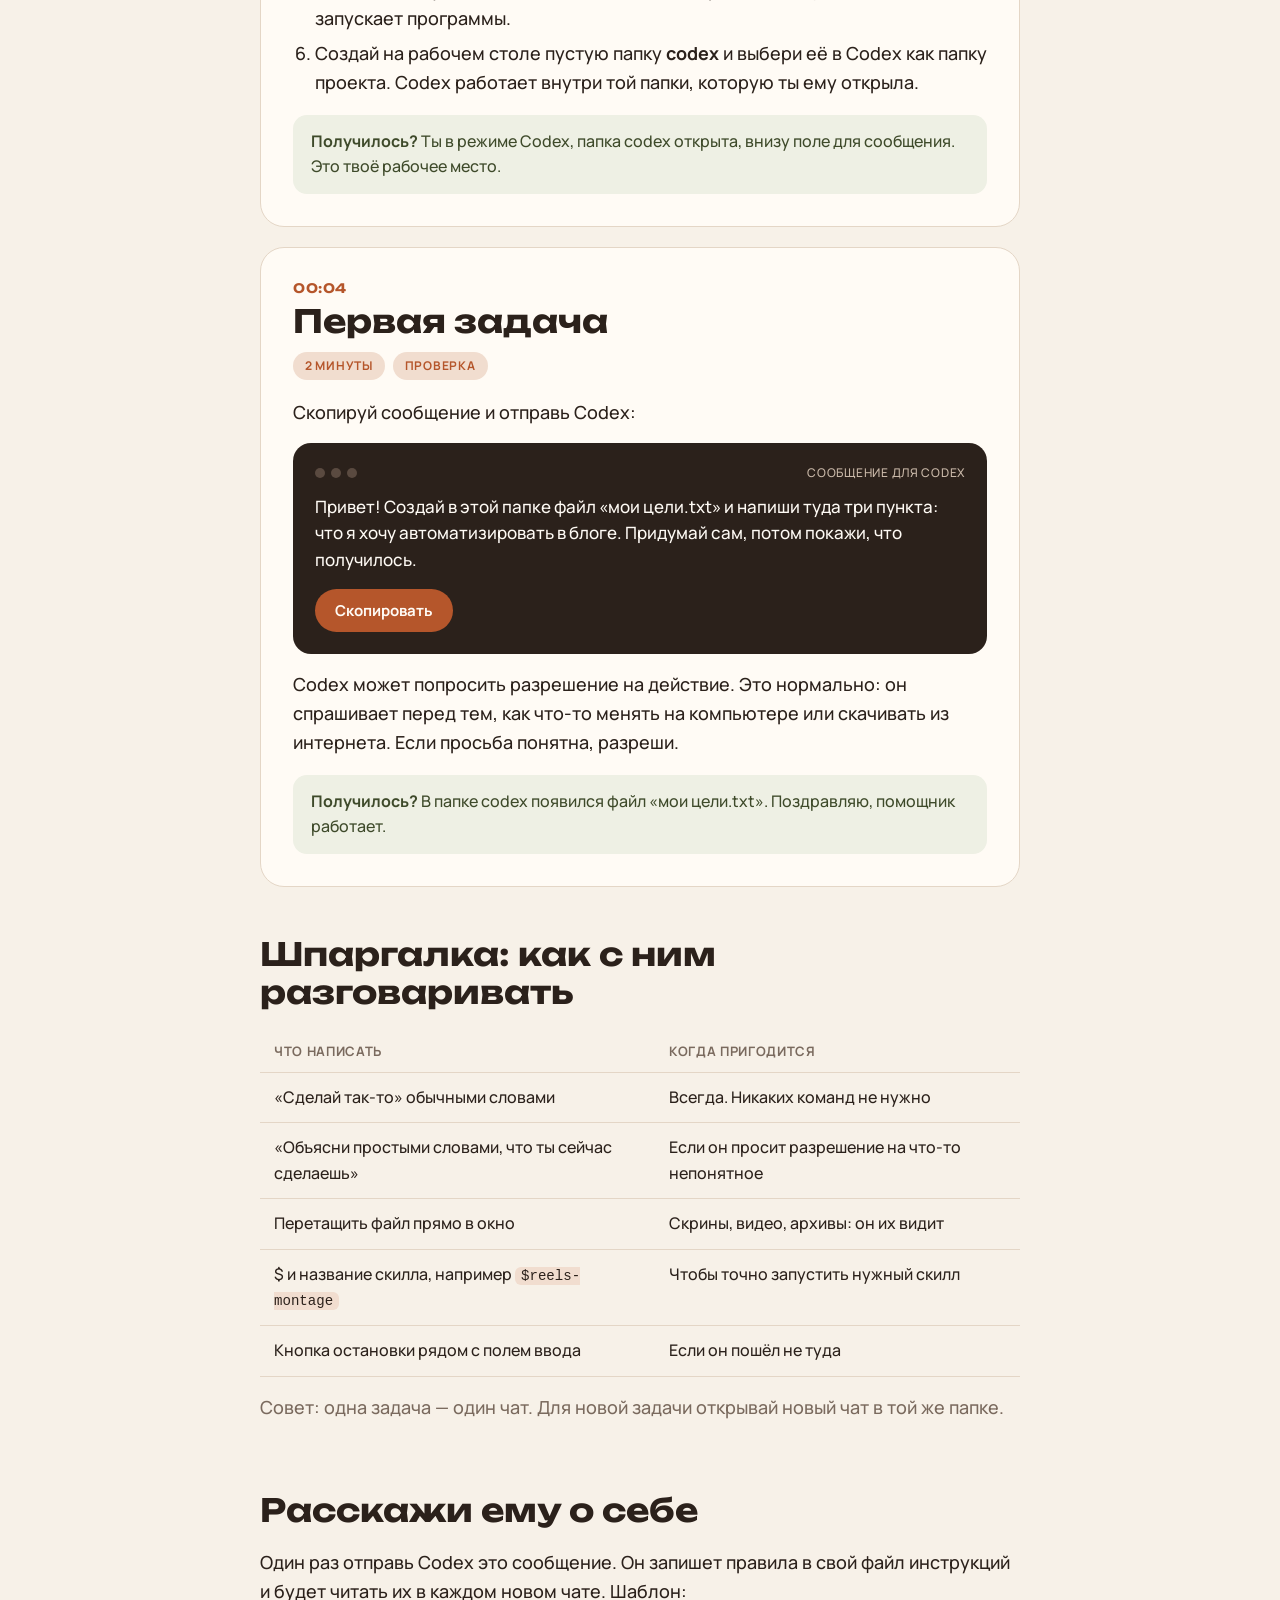
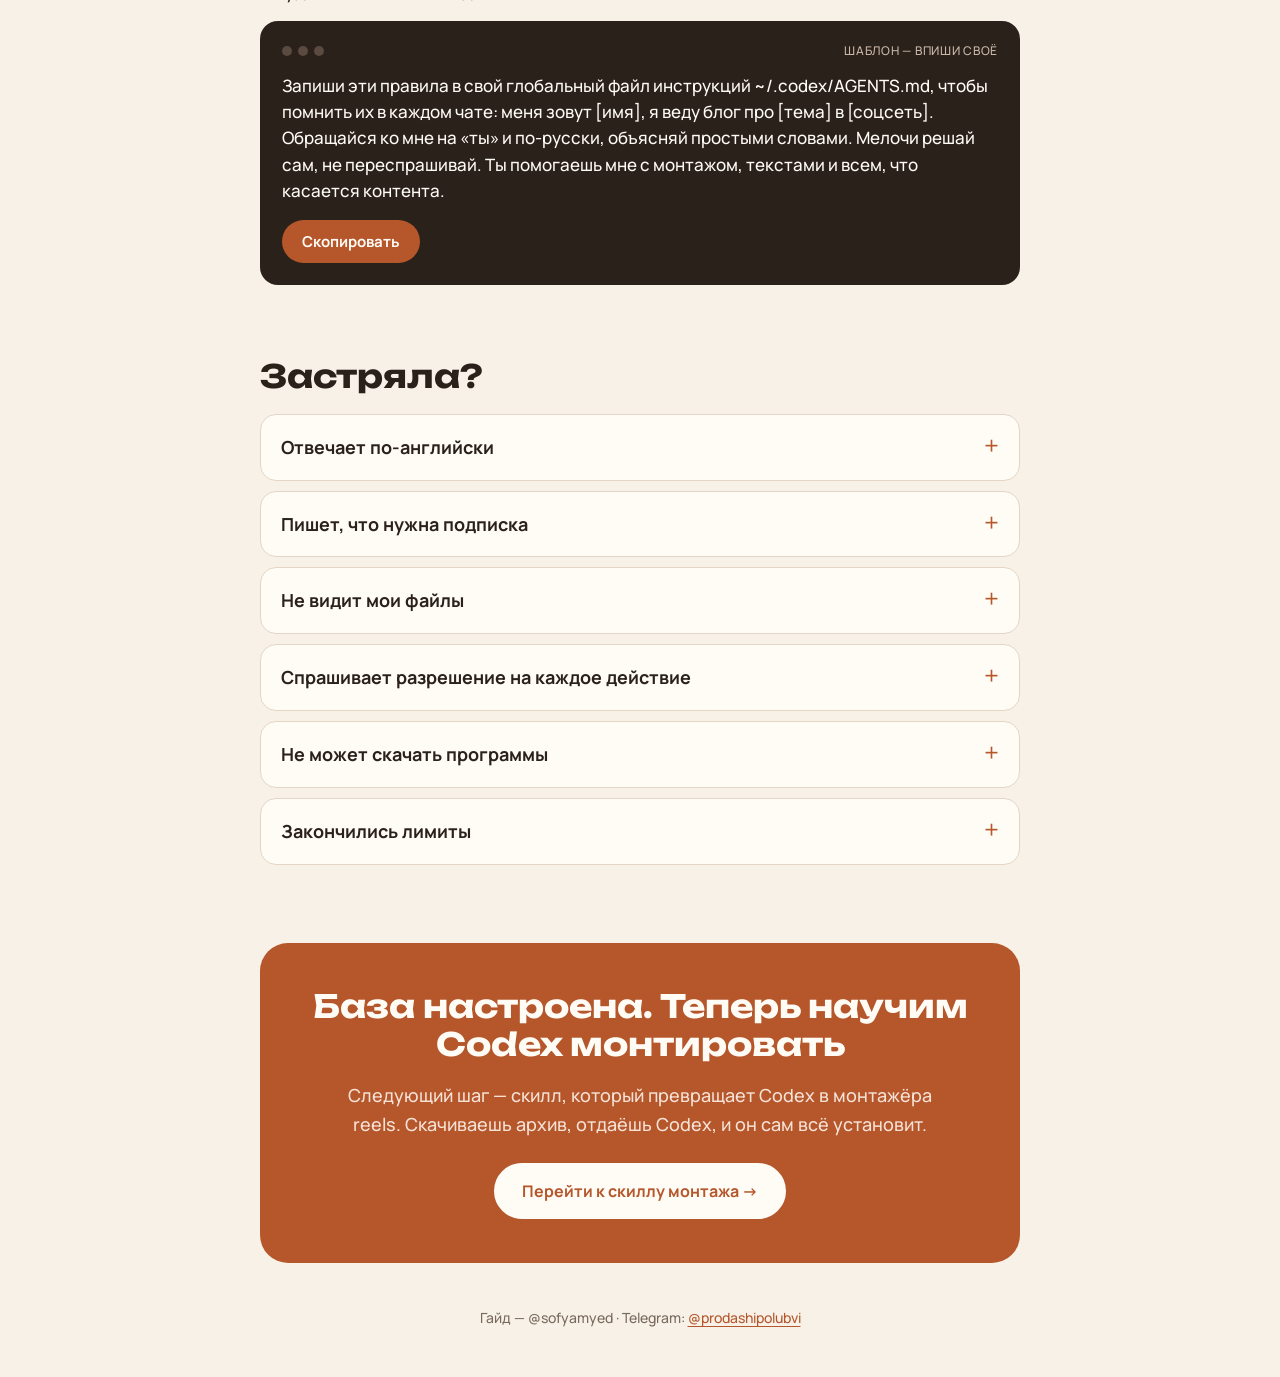
<file: codex-start.html>
<!doctype html>
<html lang="ru">
<head>
<meta charset="utf-8">
<meta name="viewport" content="width=device-width, initial-scale=1">
<title>Codex с нуля — гайд для новичков | @sofyamyed</title>
<meta name="description" content="ChatGPT + Codex от регистрации до первой задачи за полчаса: аккаунт, подписка, приложение и первая проверка.">
<meta property="og:type" content="article">
<meta property="og:title" content="Codex с нуля">
<meta property="og:description" content="ChatGPT + Codex: от регистрации до первой задачи за полчаса">
<meta property="og:url" content="https://sofyamyed.github.io/codex-start.html">
<meta property="og:image" content="https://sofyamyed.github.io/img/prevyu-codex-start.jpg">
<meta name="twitter:card" content="summary_large_image">
<link rel="preconnect" href="https://fonts.googleapis.com">
<link rel="preconnect" href="https://fonts.gstatic.com" crossorigin>
<link href="https://fonts.googleapis.com/css2?family=Manrope:wght@400;500;700&family=Unbounded:wght@600;700&display=swap" rel="stylesheet">
<link rel="stylesheet" href="style.css">
</head>
<body>

<div class="wrap">
  <div class="top"><a class="top__brand" href="index.html">@sofyamyed</a><nav class="menu" aria-label="Разделы сайта"><a href="index.html">Главная</a><a href="start.html">Claude с нуля</a><a href="claude.html">Скилл для Claude</a><a href="codex-start.html" class="is-on" aria-current="page">Codex с нуля</a><a href="codex.html">Скилл для Codex</a><a href="threads.html">Threads</a></nav></div>

  <header class="hero">
    <div>
      <div class="chips"><span class="chip chip--solid">гайд для новичков</span><span class="chip">20–30 минут</span></div>
      <h1><em>Codex</em> с нуля: от регистрации до первой задачи</h1>
      <p class="lead">Codex — это ИИ-помощник внутри приложения ChatGPT, который умеет работать с файлами на твоём компьютере. Пройди четыре шага, и ему можно будет отдавать монтаж, тексты и рутину.</p>
      <div class="btns"><a class="btn" href="#step1">Начать →</a></div>
    </div>
    <div class="hero__media"><img src="img/oblozhka.jpg" alt="Софья с ноутбуком" width="853" height="1066"></div>
  </header>

  <section>
    <h2>Коротко: что это и зачем</h2>
    <div class="grid3">
      <div class="card"><h3>Это ChatGPT, только с руками</h3><p>В приложении ChatGPT три режима: Chat, Work и Codex. Обычный чат только отвечает, а Codex выполняет задачи на компьютере.</p></div>
      <div class="card"><h3>Он работает с твоими файлами</h3><p>Codex открывает папку, которую ты ему дала: создаёт файлы, ставит программы, собирает видео. Перед важными действиями спрашивает разрешение.</p></div>
      <div class="card"><h3>Его можно доучивать</h3><p>Скиллы — это файлы-инструкции, которые добавляют ему новые умения. Например, монтировать reels в моём стиле.</p></div>
    </div>
    <p class="note"><b>Что понадобится:</b> компьютер на Windows или Mac с процессором Apple (M1 и новее), банковская карта для подписки и полчаса.</p>
  </section>
</div>

<nav class="tl" aria-label="Шаги">
  <div class="tl__track">
    <a class="tl__step" href="#step1"><span class="tl__dot"></span><span class="tl__time">00:01</span>Аккаунт</a>
    <a class="tl__step" href="#step2"><span class="tl__dot"></span><span class="tl__time">00:02</span>Подписка</a>
    <a class="tl__step" href="#step3"><span class="tl__dot"></span><span class="tl__time">00:03</span>Приложение</a>
    <a class="tl__step" href="#step4"><span class="tl__dot"></span><span class="tl__time">00:04</span>Первая задача</a>
  </div>
</nav>

<main class="wrap"><div class="narrow">

  <article class="step" id="step1">
    <div class="step__time">00:01</div>
    <h2>Аккаунт ChatGPT</h2>
    <div class="chips"><span class="chip">5 минут</span><span class="chip">один раз</span><span class="chip">можно пропустить, если уже есть</span></div>
    <ol>
      <li>Открой сайт <b>chatgpt.com</b> в браузере.</li>
      <li>Нажми регистрацию. Быстрее всего войти через Google-почту.</li>
      <li>Если попросят, подтверди номер телефона.</li>
    </ol>
    <div class="aside">
      <p><b>Если ты в России.</b> ChatGPT здесь официально не работает, поэтому регистрация идёт в обход. Понадобятся:</p>
      <ul>
        <li>обычная Google-почта;</li>
        <li>хороший VPN. Включай его каждый раз перед тем, как открыть ChatGPT, и выбирай всегда одну и ту же страну;</li>
        <li>зарубежный номер для SMS, если ChatGPT его попросит;</li>
        <li>способ оплаты, который принимает ChatGPT.</li>
      </ul>
      <ol>
        <li><b>Номер.</b> В Telegram-боте <a href="https://t.me/emailfastbot" target="_blank" rel="noopener">@emailfastbot</a> купи зарубежный номер для приёма SMS. Главное, чтобы страна номера и страна VPN совпадали.</li>
        <li><b>Регистрация.</b> Включи VPN, открой chatgpt.com и войди через Google. Если попросят номер, введи купленный и перепиши код из бота.</li>
        <li><b>Оплата.</b> Подписку оплати через бот Foreign Pay <a href="https://t.me/paymentserv_bot" target="_blank" rel="noopener">@paymentserv_bot</a>. Бот сам проведёт по шагам.</li>
      </ol>
      <p><b>Честно о рисках.</b> Стабильной схемы, к сожалению, нет. Аккаунт могут заблокировать в любой момент, и такой риск есть всегда.</p>
    </div>
    <p class="check"><b>Получилось?</b> Ты видишь чат ChatGPT с полем для сообщения. Переходи дальше.</p>
  </article>

  <article class="step" id="step2">
    <div class="step__time">00:02</div>
    <h2>Подписка</h2>
    <div class="chips"><span class="chip">3 минуты</span><span class="chip">обязательно</span></div>
    <p>Codex есть даже в бесплатном плане, но лимитов там хватит только попробовать. Для монтажа нужен план <b>Plus</b> за <b>$20 в месяц</b>.</p>
    <ol>
      <li>В chatgpt.com нажми на своё имя в левом нижнем углу.</li>
      <li>Выбери повышение плана и тариф <b>Plus</b>.</li>
      <li>Оплати картой зарубежного банка. Если такой карты нет, оплати через бот Foreign Pay <a href="https://t.me/paymentserv_bot" target="_blank" rel="noopener">@paymentserv_bot</a>, подробнее в блоке «Если ты в России» выше.</li>
    </ol>
    <p class="muted">Для сравнения: монтаж одного ролика у монтажёра стоит 1500–3000 ₽. Подписка стоит примерно как один такой заказ, а монтирует весь месяц.</p>
    <p class="check"><b>Получилось?</b> В настройках аккаунта написано Plus.</p>
  </article>

  <article class="step" id="step3">
    <div class="step__time">00:03</div>
    <h2>Приложение на компьютер</h2>
    <div class="chips"><span class="chip">5 минут</span><span class="chip">Mac и Windows</span></div>
    <p>Сайт chatgpt.com подходит для текстов. А монтировать может только Codex в приложении ChatGPT на компьютере: там у него есть доступ к твоим файлам.</p>
    <ol>
      <li>Зайди на <a href="https://openai.com/chatgpt/download" target="_blank" rel="noopener">openai.com/chatgpt/download</a> и скачай приложение для своего компьютера.</li>
      <li><b>Mac:</b> открой скачанный файл и перетащи ChatGPT в «Программы». Если система спросит, точно ли открывать, — открывай.</li>
      <li><b>Windows:</b> запусти файл и проходи установку до конца.</li>
      <li>Открой приложение и войди в тот же аккаунт, где оформляла Plus.</li>
      <li>Переключись в режим <b>Codex</b>. В приложении три режима: Chat, Work и Codex. Нам нужен именно Codex: только он работает с файлами и запускает программы.</li>
      <li>Создай на рабочем столе пустую папку <b>codex</b> и выбери её в Codex как папку проекта. Codex работает внутри той папки, которую ты ему открыла.</li>
    </ol>
    <p class="check"><b>Получилось?</b> Ты в режиме Codex, папка codex открыта, внизу поле для сообщения. Это твоё рабочее место.</p>
  </article>

  <article class="step" id="step4">
    <div class="step__time">00:04</div>
    <h2>Первая задача</h2>
    <div class="chips"><span class="chip">2 минуты</span><span class="chip">проверка</span></div>
    <p>Скопируй сообщение и отправь Codex:</p>
    <div class="copy">
      <div class="copy__bar"><div class="copy__dots"><i></i><i></i><i></i></div><div class="copy__label">Сообщение для Codex</div></div>
      <p class="copy__text">Привет! Создай в этой папке файл «мои цели.txt» и напиши туда три пункта: что я хочу автоматизировать в блоге. Придумай сам, потом покажи, что получилось.</p>
      <button class="copy__btn" type="button">Скопировать</button>
    </div>
    <p>Codex может попросить разрешение на действие. Это нормально: он спрашивает перед тем, как что-то менять на компьютере или скачивать из интернета. Если просьба понятна, разреши.</p>
    <p class="check"><b>Получилось?</b> В папке codex появился файл «мои цели.txt». Поздравляю, помощник работает.</p>
  </article>

  <section>
    <h2>Шпаргалка: как с ним разговаривать</h2>
    <table class="table">
      <thead><tr><th>Что написать</th><th>Когда пригодится</th></tr></thead>
      <tbody>
        <tr><td>«Сделай так-то» обычными словами</td><td>Всегда. Никаких команд не нужно</td></tr>
        <tr><td>«Объясни простыми словами, что ты сейчас сделаешь»</td><td>Если он просит разрешение на что-то непонятное</td></tr>
        <tr><td>Перетащить файл прямо в окно</td><td>Скрины, видео, архивы: он их видит</td></tr>
        <tr><td>$ и название скилла, например <code>$reels-montage</code></td><td>Чтобы точно запустить нужный скилл</td></tr>
        <tr><td>Кнопка остановки рядом с полем ввода</td><td>Если он пошёл не туда</td></tr>
      </tbody>
    </table>
    <p class="muted">Совет: одна задача — один чат. Для новой задачи открывай новый чат в той же папке.</p>
  </section>

  <section>
    <h2>Расскажи ему о себе</h2>
    <p>Один раз отправь Codex это сообщение. Он запишет правила в свой файл инструкций и будет читать их в каждом новом чате. Шаблон:</p>
    <div class="copy">
      <div class="copy__bar"><div class="copy__dots"><i></i><i></i><i></i></div><div class="copy__label">Шаблон — впиши своё</div></div>
      <p class="copy__text">Запиши эти правила в свой глобальный файл инструкций ~/.codex/AGENTS.md, чтобы помнить их в каждом чате: меня зовут [имя], я веду блог про [тема] в [соцсеть]. Обращайся ко мне на «ты» и по-русски, объясняй простыми словами. Мелочи решай сам, не переспрашивай. Ты помогаешь мне с монтажом, текстами и всем, что касается контента.</p>
      <button class="copy__btn" type="button">Скопировать</button>
    </div>
  </section>

  <section class="faq">
    <h2>Застряла?</h2>
    <details><summary>Отвечает по-английски</summary><p>Напиши «отвечай только по-русски». Чтобы это действовало всегда, отправь шаблон из блока «Расскажи ему о себе».</p></details>
    <details><summary>Пишет, что нужна подписка</summary><p>Скорее всего, в приложении ты вошла в другой аккаунт. Выйди и зайди под той почтой, где оплачен Plus.</p></details>
    <details><summary>Не видит мои файлы</summary><p>Codex видит только папку, которую ты открыла как проект. Положи файл в эту папку или перетащи его прямо в окно.</p></details>
    <details><summary>Спрашивает разрешение на каждое действие</summary><p>Так он защищает компьютер. Если команда повторяется и тебе понятна, выбери вариант «да и больше не спрашивать для таких команд».</p></details>
    <details><summary>Не может скачать программы</summary><p>Для установки нужен интернет. Проверь, что VPN включён, и разреши Codex выполнить команду, когда он попросит.</p></details>
    <details><summary>Закончились лимиты</summary><p>У Plus есть лимит использования, он обновляется через несколько часов. Сколько роликов в него влезает, зависит от их длины и количества правок.</p></details>
  </section>

  <div class="final">
    <h2>База настроена. Теперь научим Codex монтировать</h2>
    <p>Следующий шаг — скилл, который превращает Codex в монтажёра reels. Скачиваешь архив, отдаёшь Codex, и он сам всё установит.</p>
    <a class="btn btn--light" href="codex.html">Перейти к скиллу монтажа →</a>
  </div>

</div></main>

<footer>Гайд — @sofyamyed · Telegram: <a href="https://t.me/prodashipolubvi" target="_blank" rel="noopener">@prodashipolubvi</a></footer>
<script src="script.js"></script>
</body>
</html>
</file>
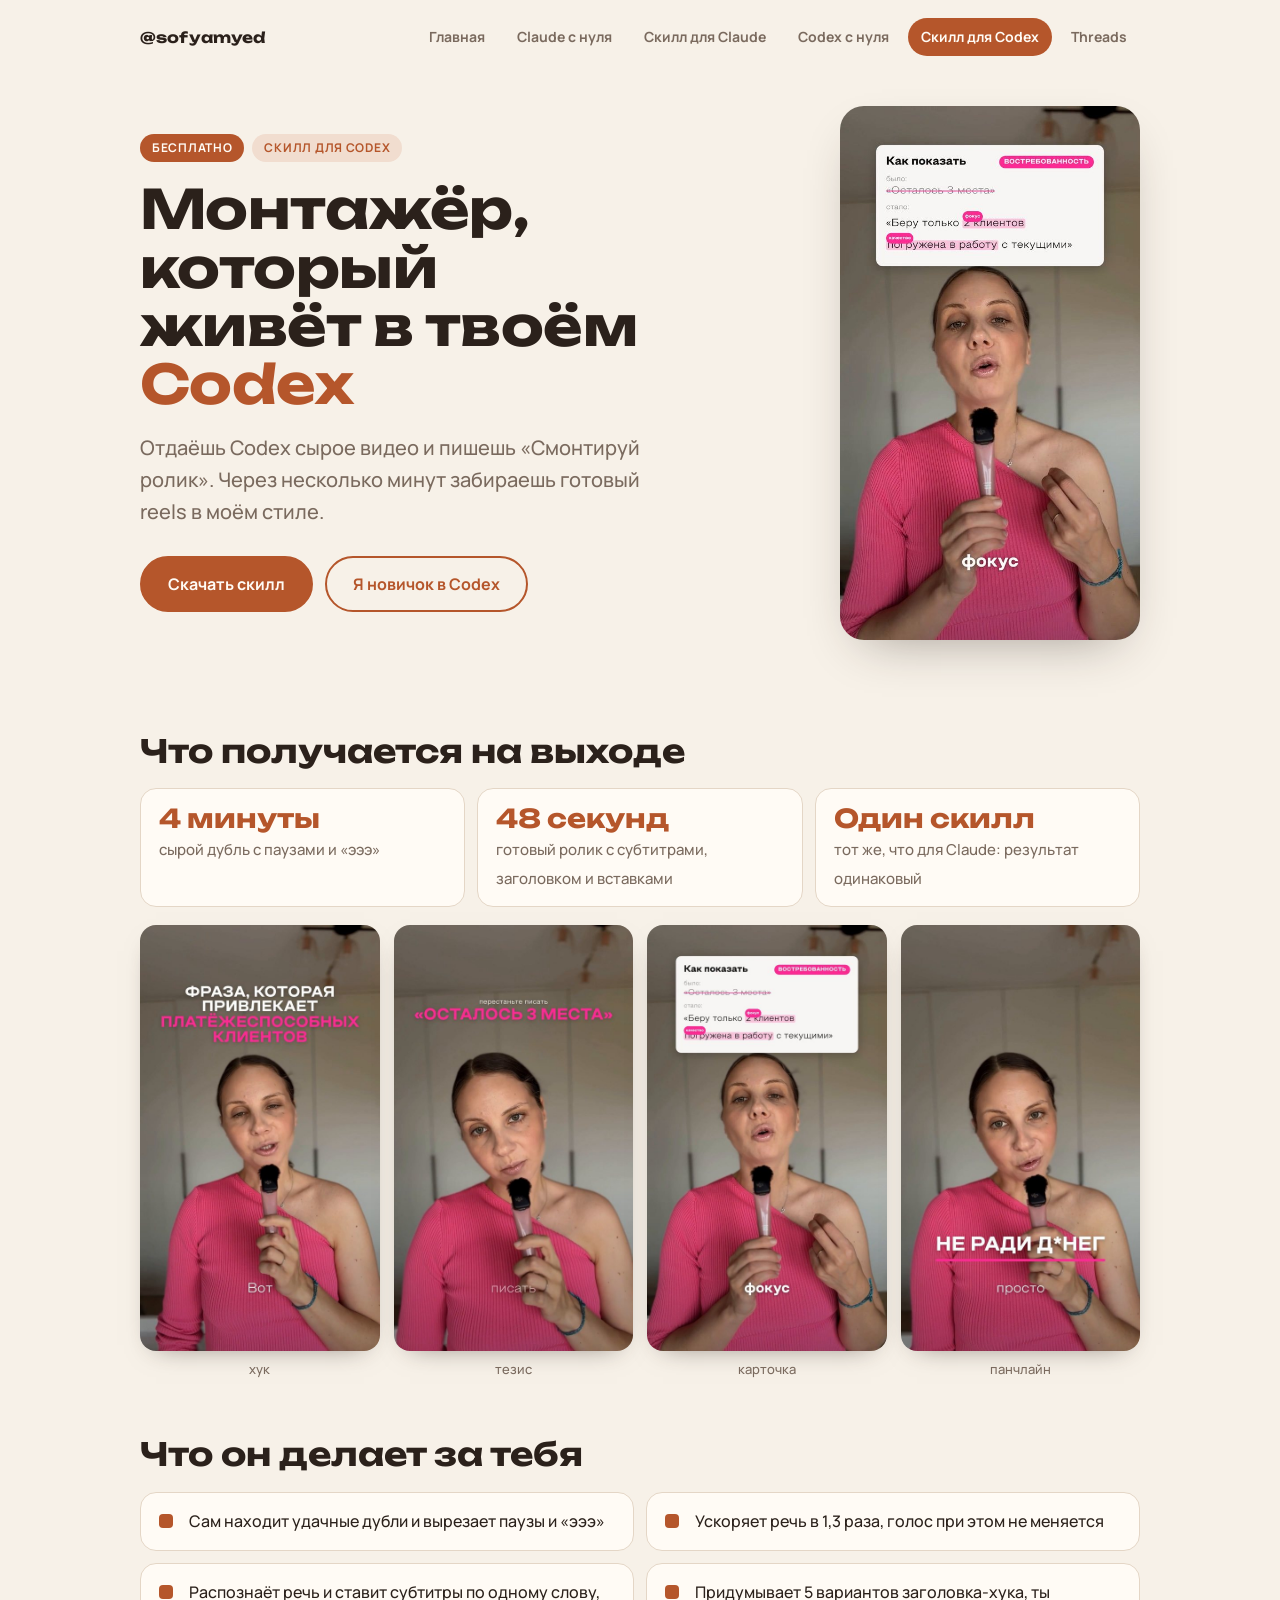
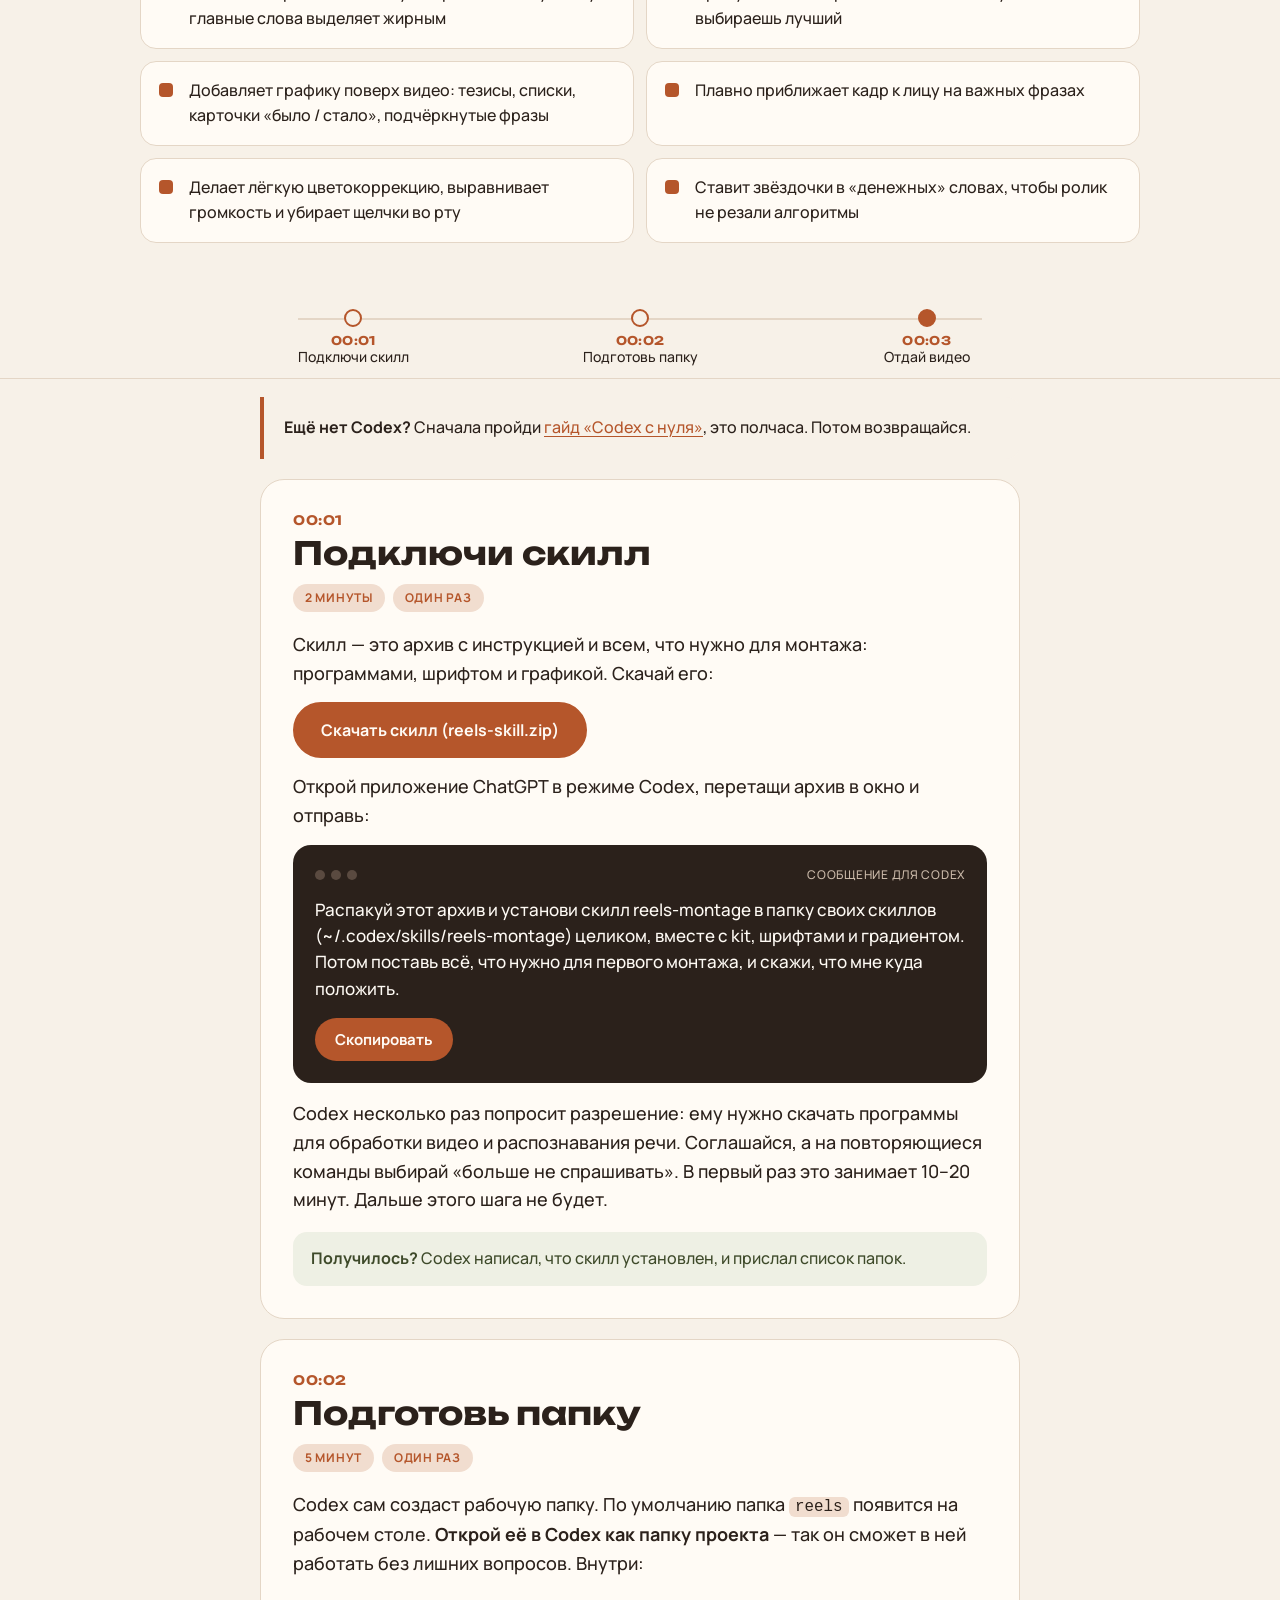
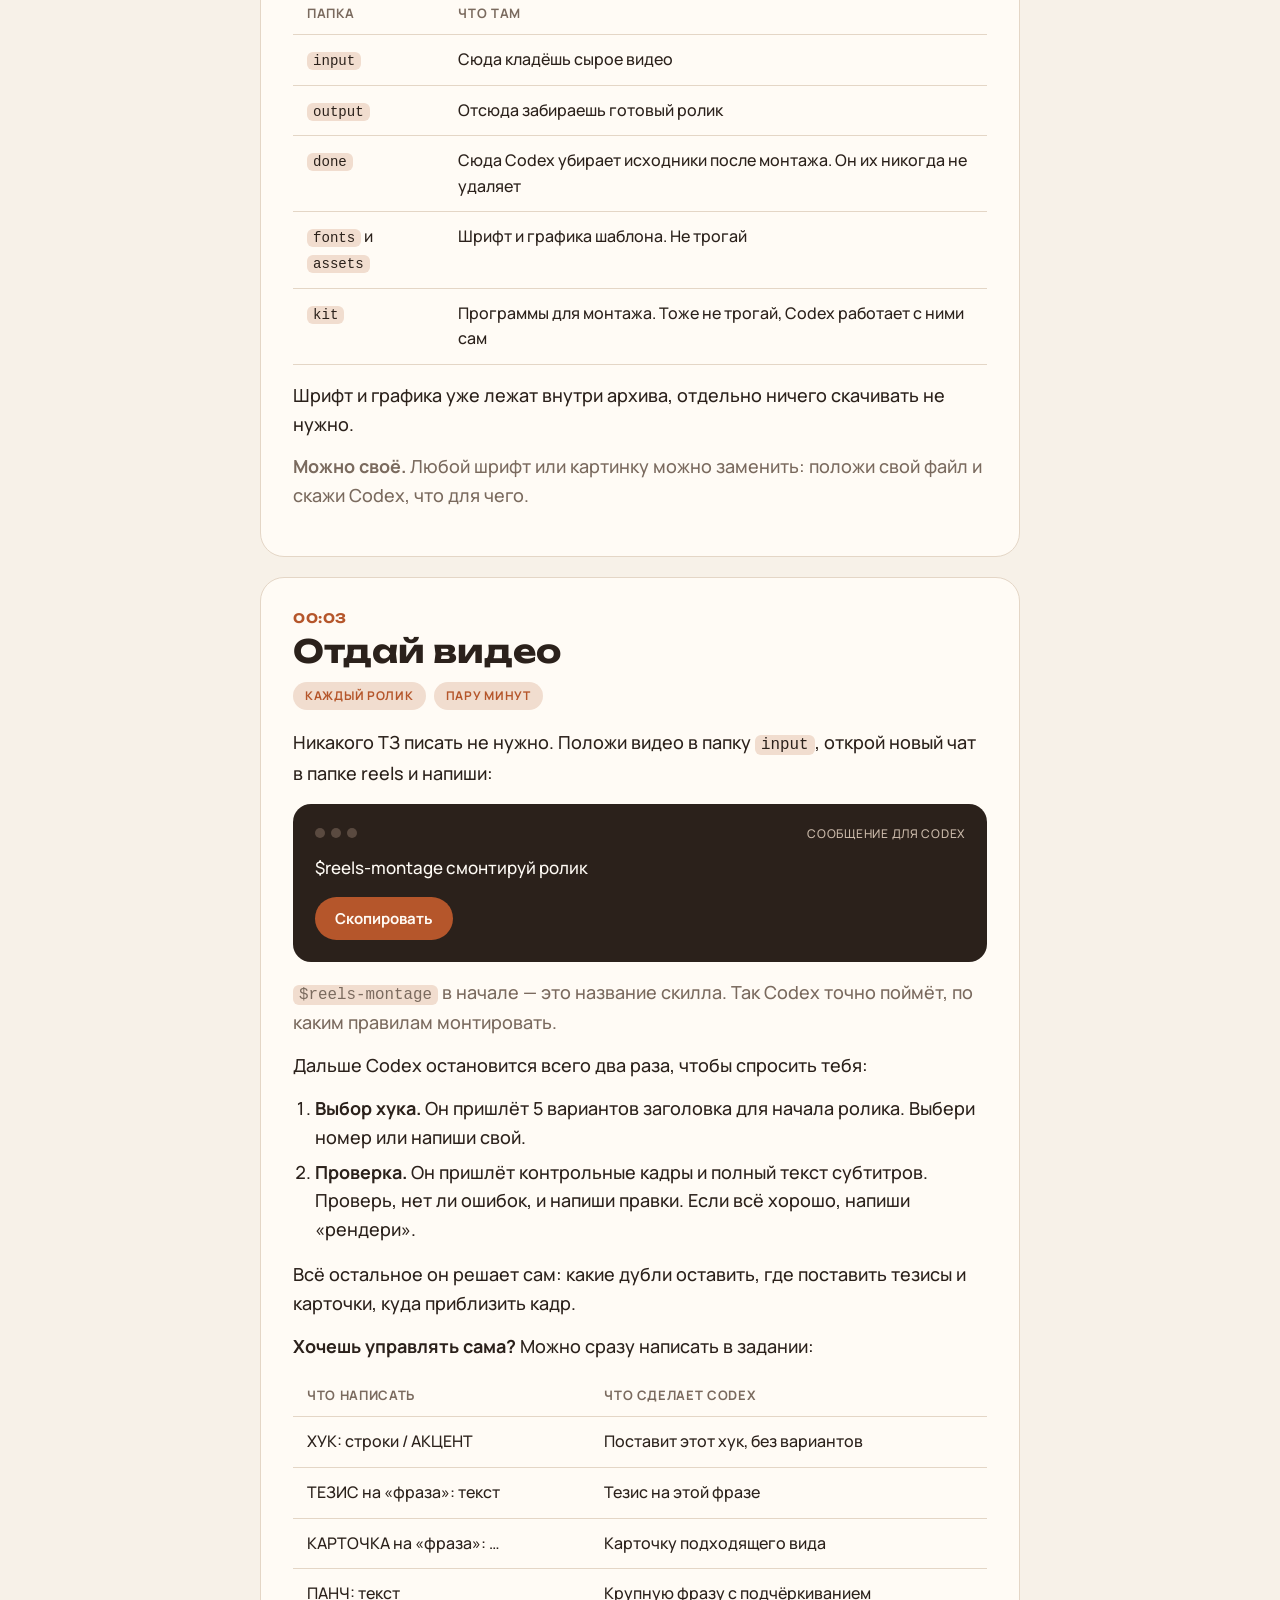
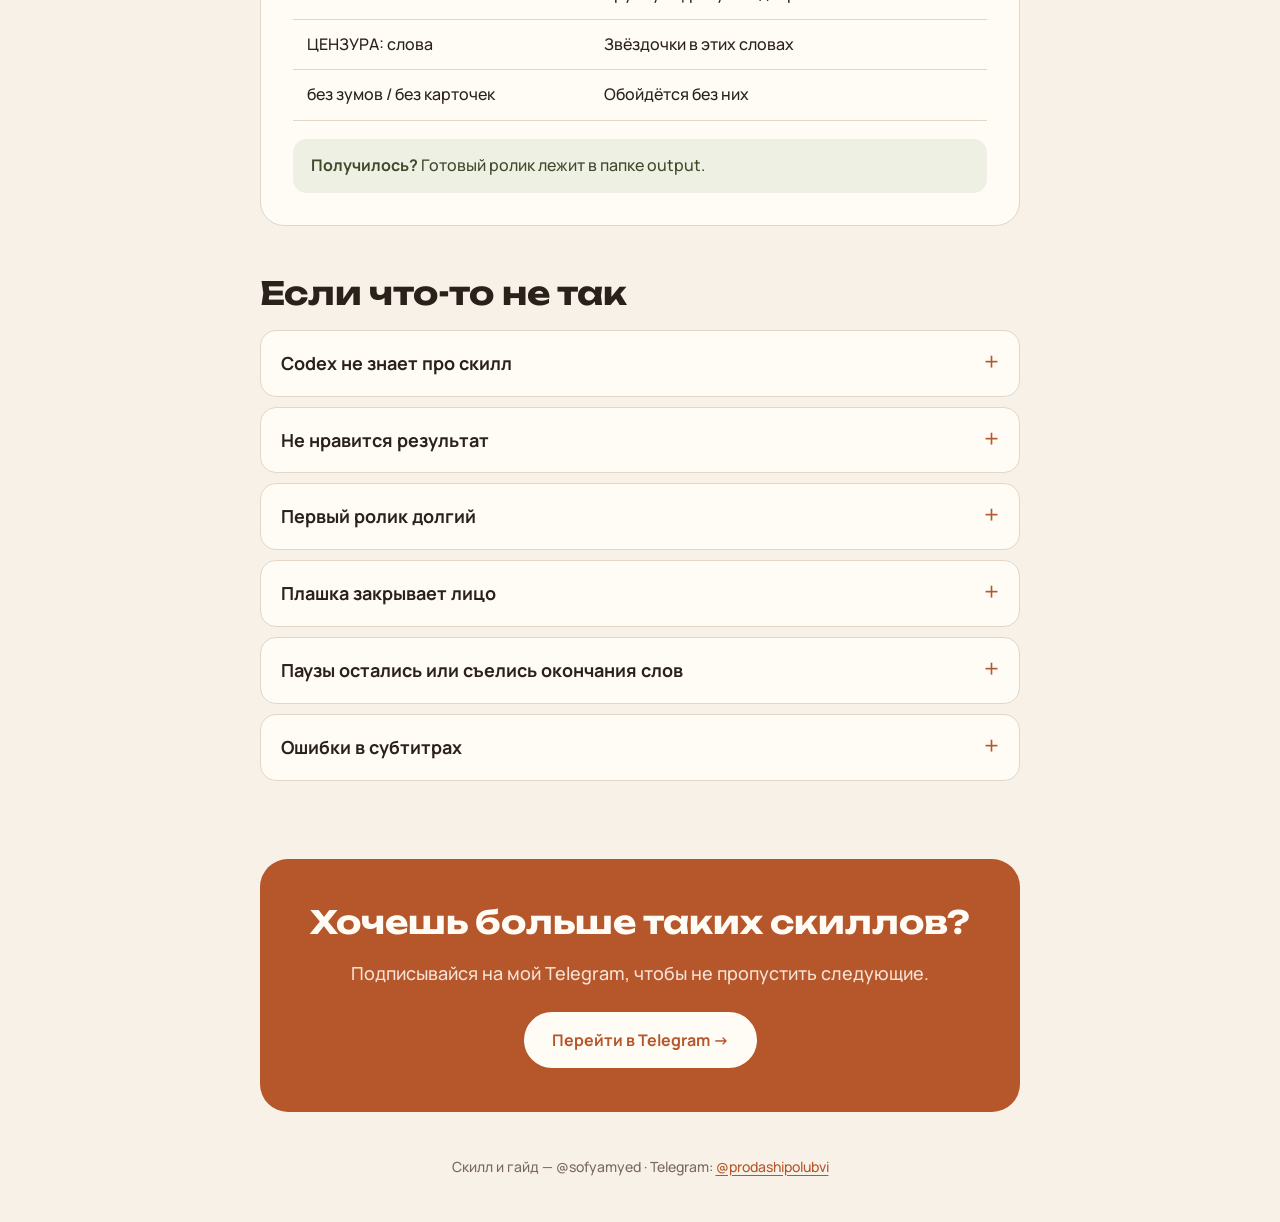
<file: codex.html>
<!doctype html>
<html lang="ru">
<head>
<meta charset="utf-8">
<meta name="viewport" content="width=device-width, initial-scale=1">
<title>Скилл монтажа reels для Codex | @sofyamyed</title>
<meta name="description" content="Бесплатный скилл для Codex: отдаёшь сырое видео — забираешь готовый reels с субтитрами, хуком и графикой.">
<meta property="og:type" content="article">
<meta property="og:title" content="Монтажёр в твоём Codex">
<meta property="og:description" content="Бесплатный скилл для Codex: готовый reels из сырого видео">
<meta property="og:url" content="https://sofyamyed.github.io/codex.html">
<meta property="og:image" content="https://sofyamyed.github.io/img/prevyu-codex.jpg">
<meta name="twitter:card" content="summary_large_image">
<link rel="preconnect" href="https://fonts.googleapis.com">
<link rel="preconnect" href="https://fonts.gstatic.com" crossorigin>
<link href="https://fonts.googleapis.com/css2?family=Manrope:wght@400;500;700&family=Unbounded:wght@600;700&display=swap" rel="stylesheet">
<link rel="stylesheet" href="style.css">
</head>
<body>

<div class="wrap">
  <div class="top"><a class="top__brand" href="index.html">@sofyamyed</a><nav class="menu" aria-label="Разделы сайта"><a href="index.html">Главная</a><a href="start.html">Claude с нуля</a><a href="claude.html">Скилл для Claude</a><a href="codex-start.html">Codex с нуля</a><a href="codex.html" class="is-on" aria-current="page">Скилл для Codex</a><a href="threads.html">Threads</a></nav></div>

  <header class="hero">
    <div>
      <div class="chips"><span class="chip chip--solid">бесплатно</span><span class="chip">скилл для Codex</span></div>
      <h1>Монтажёр, который живёт в твоём <em>Codex</em></h1>
      <p class="lead">Отдаёшь Codex сырое видео и пишешь «Смонтируй ролик». Через несколько минут забираешь готовый reels в моём стиле.</p>
      <div class="btns">
        <a class="btn" href="files/reels-skill.zip" download>Скачать скилл</a>
        <a class="btn btn--ghost" href="codex-start.html">Я новичок в Codex</a>
      </div>
    </div>
    <div class="hero__media hero__media--reel"><img src="img/kadr-3.jpg" alt="Кадр готового ролика с карточкой «было / стало»" width="540" height="960"></div>
  </header>

  <section>
    <h2>Что получается на выходе</h2>
    <div class="stats">
      <div class="stat"><b>4 минуты</b><span>сырой дубль с паузами и «эээ»</span></div>
      <div class="stat"><b>48 секунд</b><span>готовый ролик с субтитрами, заголовком и вставками</span></div>
      <div class="stat"><b>Один скилл</b><span>тот же, что для Claude: результат одинаковый</span></div>
    </div>
    <div class="reel">
      <figure><img src="img/kadr-1.jpg" alt="Хук в начале ролика" loading="lazy" width="540" height="960"><figcaption>хук</figcaption></figure>
      <figure><img src="img/kadr-2.jpg" alt="Тезис" loading="lazy" width="540" height="960"><figcaption>тезис</figcaption></figure>
      <figure><img src="img/kadr-3.jpg" alt="Карточка «было / стало»" loading="lazy" width="540" height="960"><figcaption>карточка</figcaption></figure>
      <figure><img src="img/kadr-4.jpg" alt="Панчлайн" loading="lazy" width="540" height="960"><figcaption>панчлайн</figcaption></figure>
    </div>
  </section>

  <section>
    <h2>Что он делает за тебя</h2>
    <ul class="feats">
      <li>Сам находит удачные дубли и вырезает паузы и «эээ»</li>
      <li>Ускоряет речь в 1,3 раза, голос при этом не меняется</li>
      <li>Распознаёт речь и ставит субтитры по одному слову, главные слова выделяет жирным</li>
      <li>Придумывает 5 вариантов заголовка-хука, ты выбираешь лучший</li>
      <li>Добавляет графику поверх видео: тезисы, списки, карточки «было / стало», подчёркнутые фразы</li>
      <li>Плавно приближает кадр к лицу на важных фразах</li>
      <li>Делает лёгкую цветокоррекцию, выравнивает громкость и убирает щелчки во рту</li>
      <li>Ставит звёздочки в «денежных» словах, чтобы ролик не резали алгоритмы</li>
    </ul>
  </section>
</div>

<nav class="tl" aria-label="Шаги">
  <div class="tl__track">
    <a class="tl__step" href="#step1"><span class="tl__dot"></span><span class="tl__time">00:01</span>Подключи скилл</a>
    <a class="tl__step" href="#step2"><span class="tl__dot"></span><span class="tl__time">00:02</span>Подготовь папку</a>
    <a class="tl__step" href="#step3"><span class="tl__dot"></span><span class="tl__time">00:03</span>Отдай видео</a>
  </div>
</nav>

<main class="wrap"><div class="narrow">

  <p class="aside"><b>Ещё нет Codex?</b> Сначала пройди <a href="codex-start.html">гайд «Codex с нуля»</a>, это полчаса. Потом возвращайся.</p>

  <article class="step" id="step1">
    <div class="step__time">00:01</div>
    <h2>Подключи скилл</h2>
    <div class="chips"><span class="chip">2 минуты</span><span class="chip">один раз</span></div>
    <p>Скилл — это архив с инструкцией и всем, что нужно для монтажа: программами, шрифтом и графикой. Скачай его:</p>
    <p><a class="btn" href="files/reels-skill.zip" download>Скачать скилл (reels-skill.zip)</a></p>
    <p>Открой приложение ChatGPT в режиме Codex, перетащи архив в окно и отправь:</p>
    <div class="copy">
      <div class="copy__bar"><div class="copy__dots"><i></i><i></i><i></i></div><div class="copy__label">Сообщение для Codex</div></div>
      <p class="copy__text">Распакуй этот архив и установи скилл reels-montage в папку своих скиллов (~/.codex/skills/reels-montage) целиком, вместе с kit, шрифтами и градиентом. Потом поставь всё, что нужно для первого монтажа, и скажи, что мне куда положить.</p>
      <button class="copy__btn" type="button">Скопировать</button>
    </div>
    <p>Codex несколько раз попросит разрешение: ему нужно скачать программы для обработки видео и распознавания речи. Соглашайся, а на повторяющиеся команды выбирай «больше не спрашивать». В первый раз это занимает 10–20 минут. Дальше этого шага не будет.</p>
    <p class="check"><b>Получилось?</b> Codex написал, что скилл установлен, и прислал список папок.</p>
  </article>

  <article class="step" id="step2">
    <div class="step__time">00:02</div>
    <h2>Подготовь папку</h2>
    <div class="chips"><span class="chip">5 минут</span><span class="chip">один раз</span></div>
    <p>Codex сам создаст рабочую папку. По умолчанию папка <code>reels</code> появится на рабочем столе. <b>Открой её в Codex как папку проекта</b> — так он сможет в ней работать без лишних вопросов. Внутри:</p>
    <table class="table">
      <thead><tr><th>Папка</th><th>Что там</th></tr></thead>
      <tbody>
        <tr><td><code>input</code></td><td>Сюда кладёшь сырое видео</td></tr>
        <tr><td><code>output</code></td><td>Отсюда забираешь готовый ролик</td></tr>
        <tr><td><code>done</code></td><td>Сюда Codex убирает исходники после монтажа. Он их никогда не удаляет</td></tr>
        <tr><td><code>fonts</code> и <code>assets</code></td><td>Шрифт и графика шаблона. Не трогай</td></tr>
        <tr><td><code>kit</code></td><td>Программы для монтажа. Тоже не трогай, Codex работает с ними сам</td></tr>
      </tbody>
    </table>
    <p>Шрифт и графика уже лежат внутри архива, отдельно ничего скачивать не нужно.</p>
    <p class="muted"><b>Можно своё.</b> Любой шрифт или картинку можно заменить: положи свой файл и скажи Codex, что для чего.</p>
  </article>

  <article class="step" id="step3">
    <div class="step__time">00:03</div>
    <h2>Отдай видео</h2>
    <div class="chips"><span class="chip">каждый ролик</span><span class="chip">пару минут</span></div>
    <p>Никакого ТЗ писать не нужно. Положи видео в папку <code>input</code>, открой новый чат в папке reels и напиши:</p>
    <div class="copy">
      <div class="copy__bar"><div class="copy__dots"><i></i><i></i><i></i></div><div class="copy__label">Сообщение для Codex</div></div>
      <p class="copy__text">$reels-montage смонтируй ролик</p>
      <button class="copy__btn" type="button">Скопировать</button>
    </div>
    <p class="muted"><code>$reels-montage</code> в начале — это название скилла. Так Codex точно поймёт, по каким правилам монтировать.</p>
    <p>Дальше Codex остановится всего два раза, чтобы спросить тебя:</p>
    <ol>
      <li><b>Выбор хука.</b> Он пришлёт 5 вариантов заголовка для начала ролика. Выбери номер или напиши свой.</li>
      <li><b>Проверка.</b> Он пришлёт контрольные кадры и полный текст субтитров. Проверь, нет ли ошибок, и напиши правки. Если всё хорошо, напиши «рендери».</li>
    </ol>
    <p>Всё остальное он решает сам: какие дубли оставить, где поставить тезисы и карточки, куда приблизить кадр.</p>
    <p><b>Хочешь управлять сама?</b> Можно сразу написать в задании:</p>
    <table class="table">
      <thead><tr><th>Что написать</th><th>Что сделает Codex</th></tr></thead>
      <tbody>
        <tr><td>ХУК: строки / АКЦЕНТ</td><td>Поставит этот хук, без вариантов</td></tr>
        <tr><td>ТЕЗИС на «фраза»: текст</td><td>Тезис на этой фразе</td></tr>
        <tr><td>КАРТОЧКА на «фраза»: …</td><td>Карточку подходящего вида</td></tr>
        <tr><td>ПАНЧ: текст</td><td>Крупную фразу с подчёркиванием</td></tr>
        <tr><td>ЦЕНЗУРА: слова</td><td>Звёздочки в этих словах</td></tr>
        <tr><td>без зумов / без карточек</td><td>Обойдётся без них</td></tr>
      </tbody>
    </table>
    <p class="check"><b>Получилось?</b> Готовый ролик лежит в папке output.</p>
  </article>

  <section class="faq">
    <h2>Если что-то не так</h2>
    <details><summary>Codex не знает про скилл</summary><p>Открой новый чат: скилл появляется со следующего сообщения после установки. Если не помогло, попроси: «проверь, что скилл reels-montage лежит в ~/.codex/skills».</p></details>
    <details><summary>Не нравится результат</summary><p>Напиши правку обычными словами: «субтитры крупнее», «зумов поменьше». Попроси запомнить, и следующие ролики будут уже с правкой.</p></details>
    <details><summary>Первый ролик долгий</summary><p>Это нормально: в первый раз Codex ставит программы и настраивается. Дальше быстрее.</p></details>
    <details><summary>Плашка закрывает лицо</summary><p>Напиши, на какой секунде: «на 0:15 плашка наезжает на лицо, сдвинь её». Codex переставит.</p></details>
    <details><summary>Паузы остались или съелись окончания слов</summary><p>Иногда склейки получаются слишком длинными, а иногда наоборот, слишком короткими, и проглатываются концы слов. Напиши, где именно: «на 0:22 большая пауза» или «на 0:31 обрезалось окончание слова, верни».</p></details>
    <details><summary>Ошибки в субтитрах</summary><p>Codex мог не так расслышать слово или написать его неправильно. Напиши: «на 0:40 в субтитрах не то слово, должно быть …». Он поправит.</p></details>
  </section>

  <div class="final">
    <h2>Хочешь больше таких скиллов?</h2>
    <p>Подписывайся на мой Telegram, чтобы не пропустить следующие.</p>
    <a class="btn btn--light" href="https://t.me/prodashipolubvi" target="_blank" rel="noopener">Перейти в Telegram →</a>
  </div>

</div></main>

<footer>Скилл и гайд — @sofyamyed · Telegram: <a href="https://t.me/prodashipolubvi" target="_blank" rel="noopener">@prodashipolubvi</a></footer>
<script src="script.js"></script>
</body>
</html>
</file>
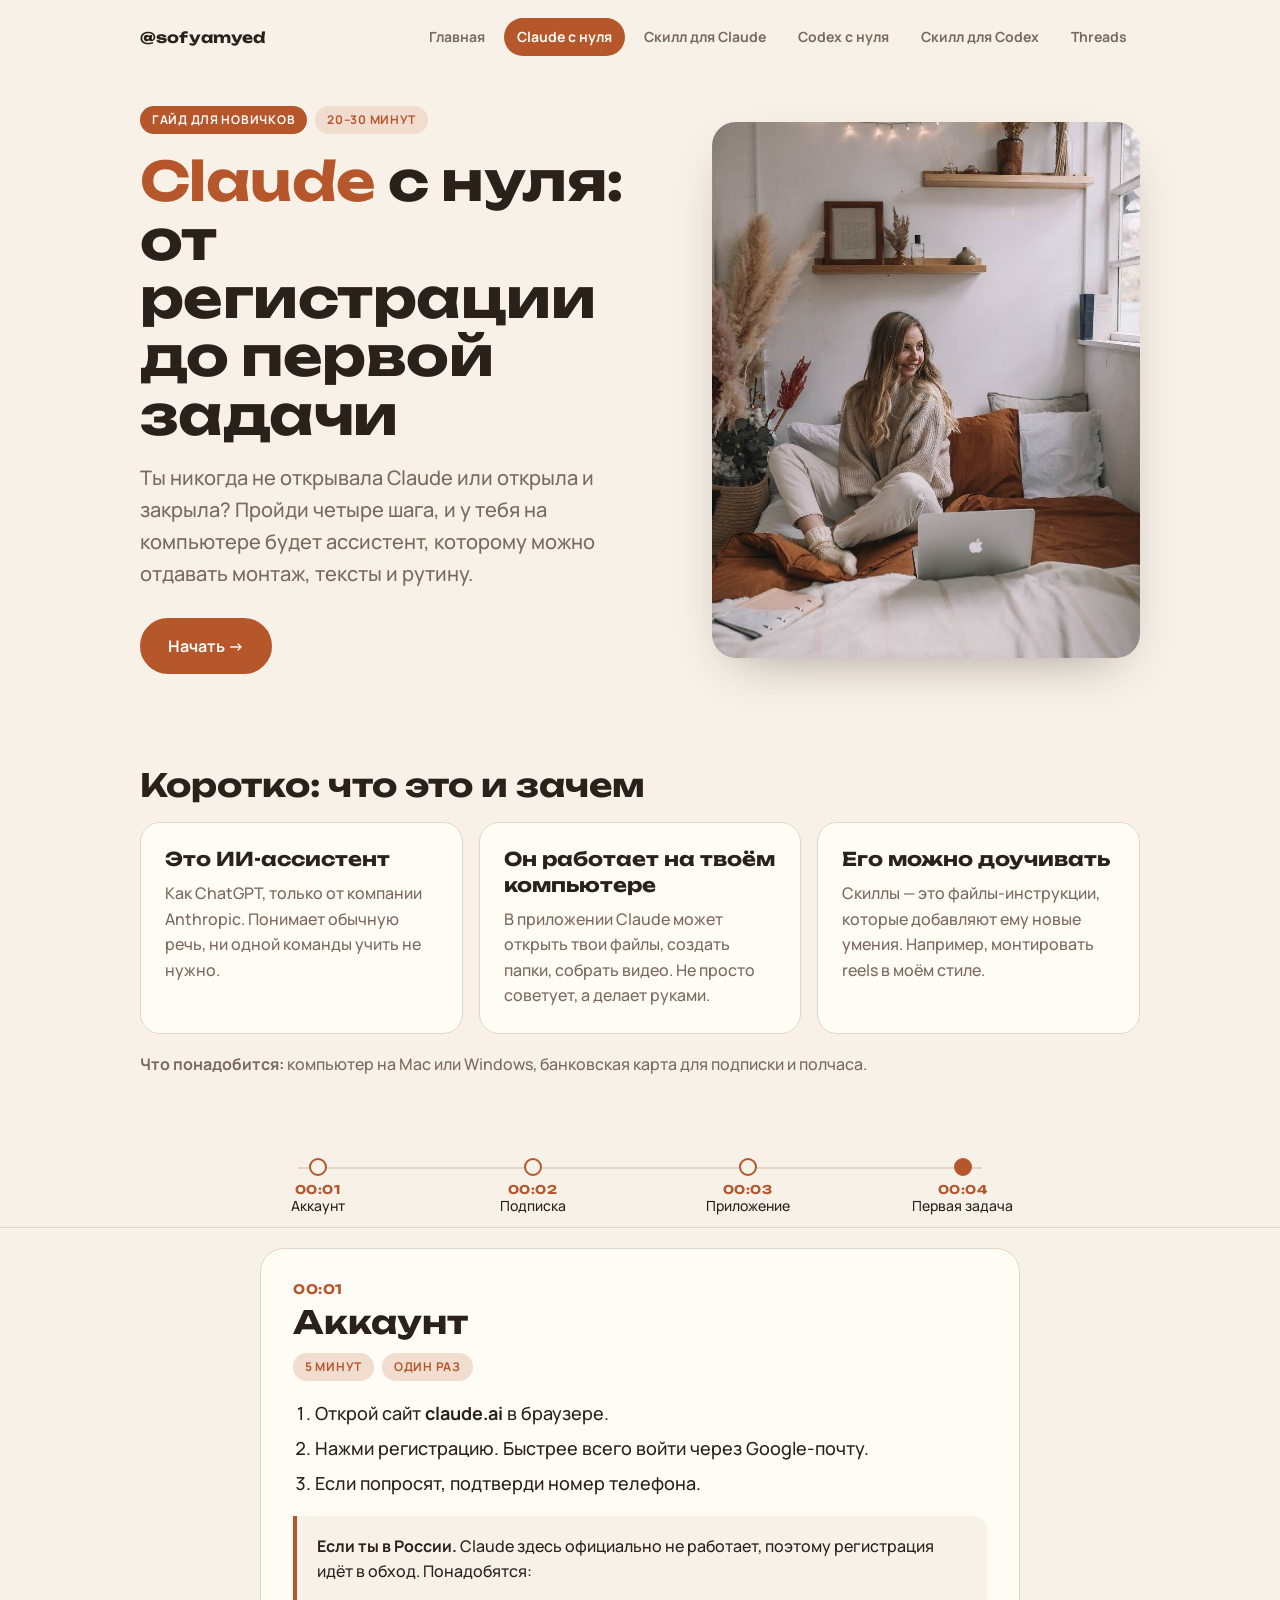
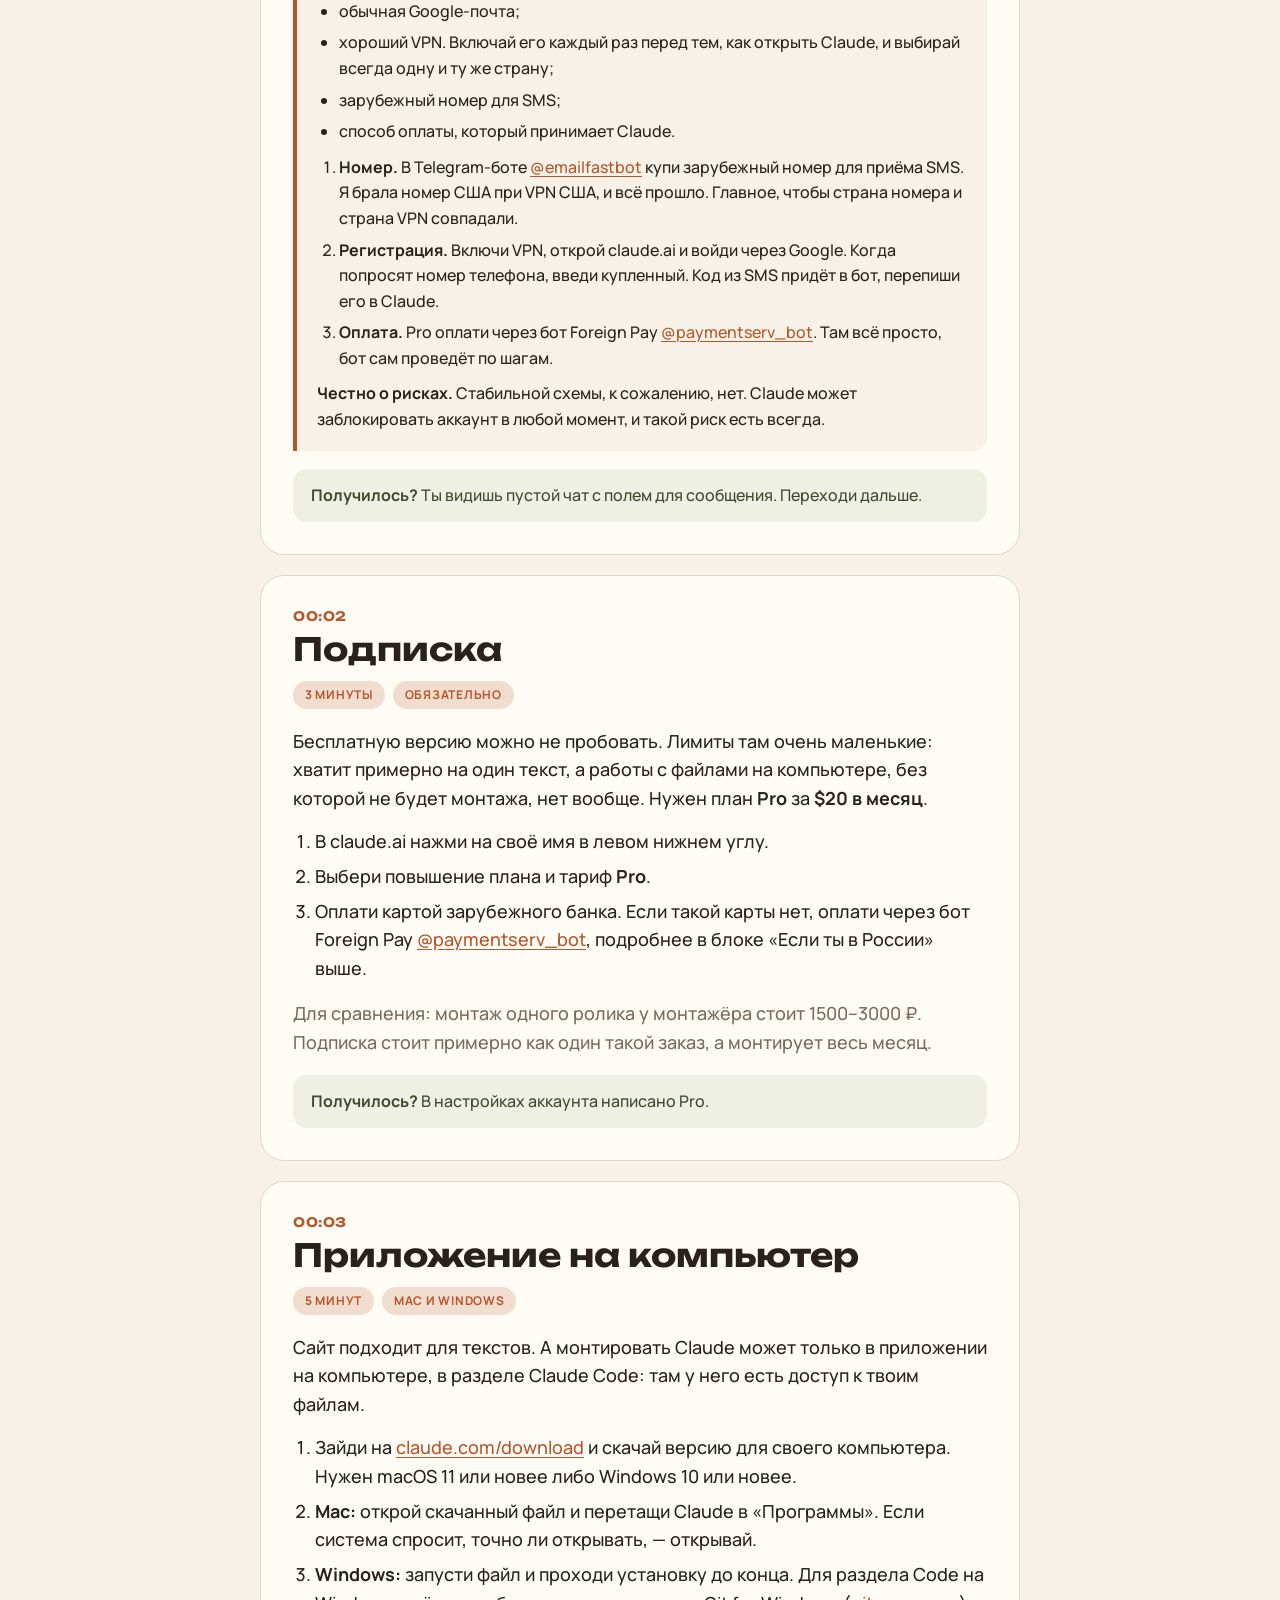
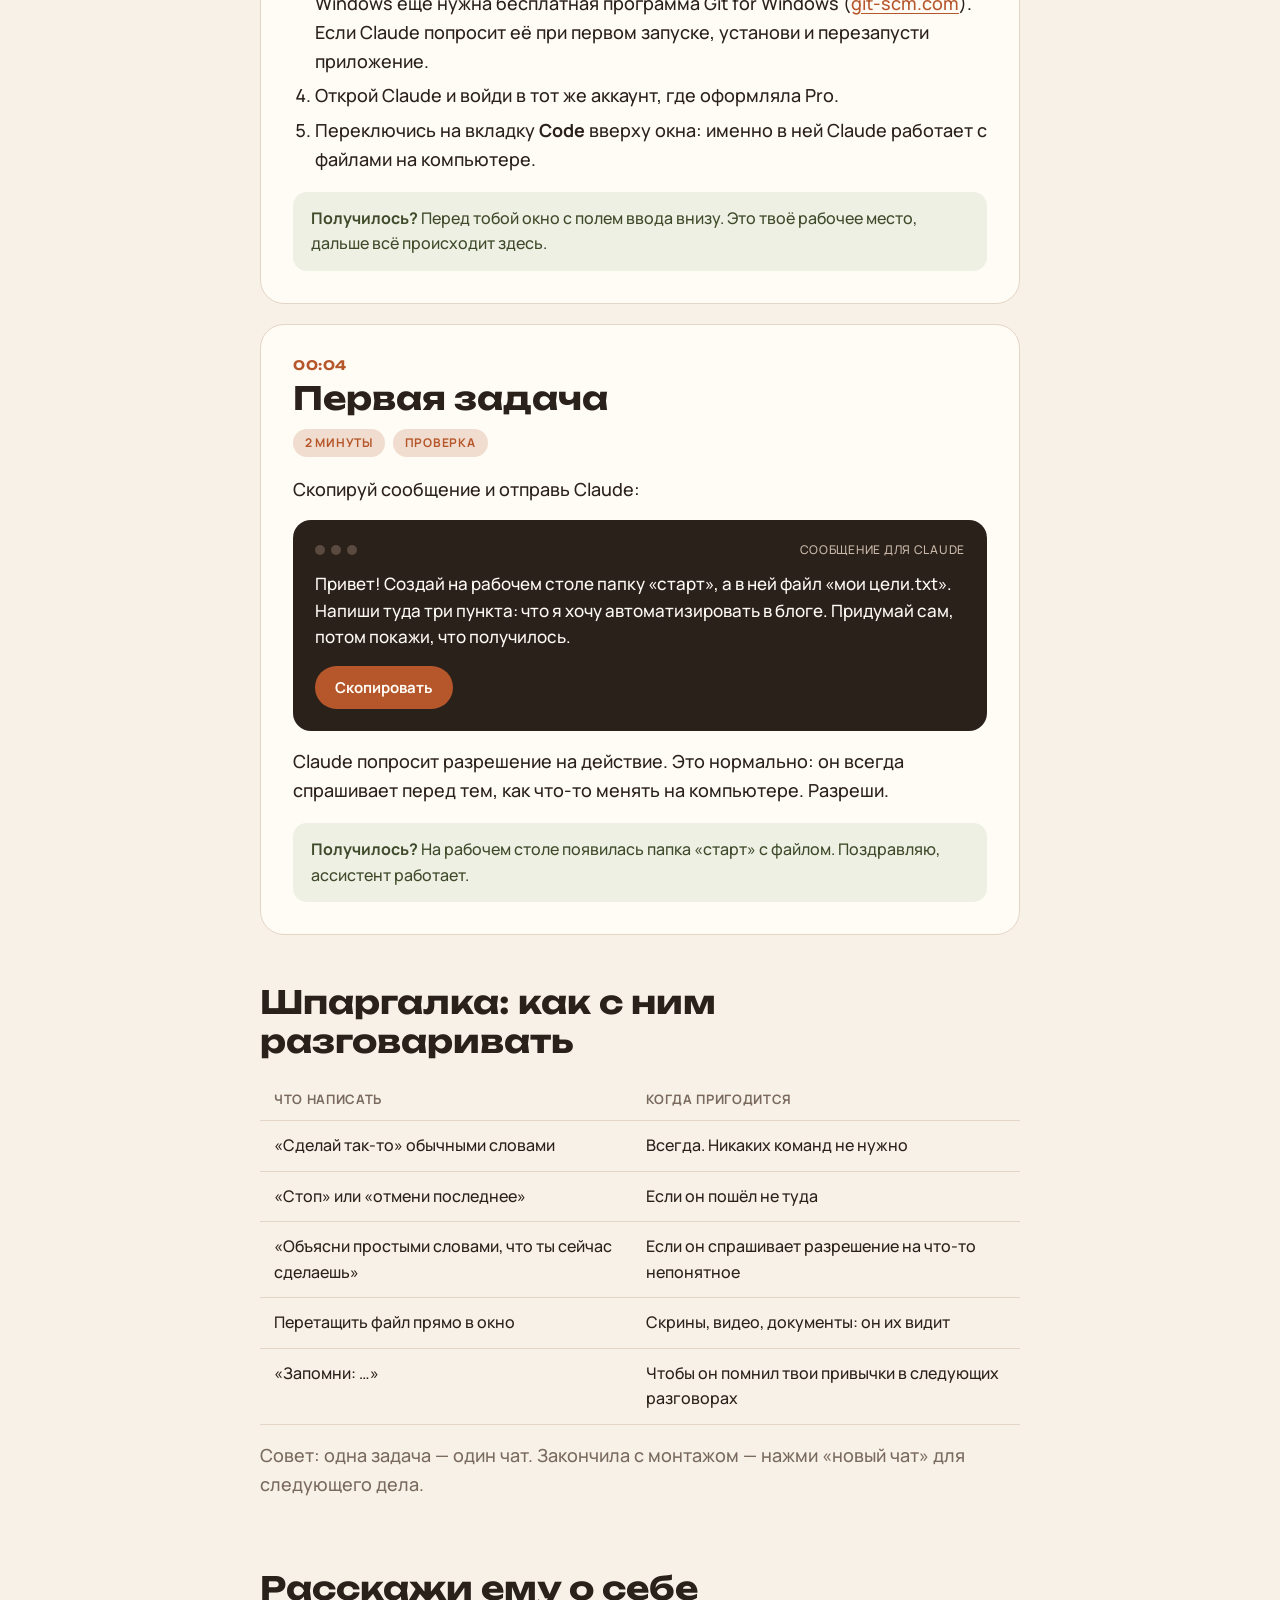
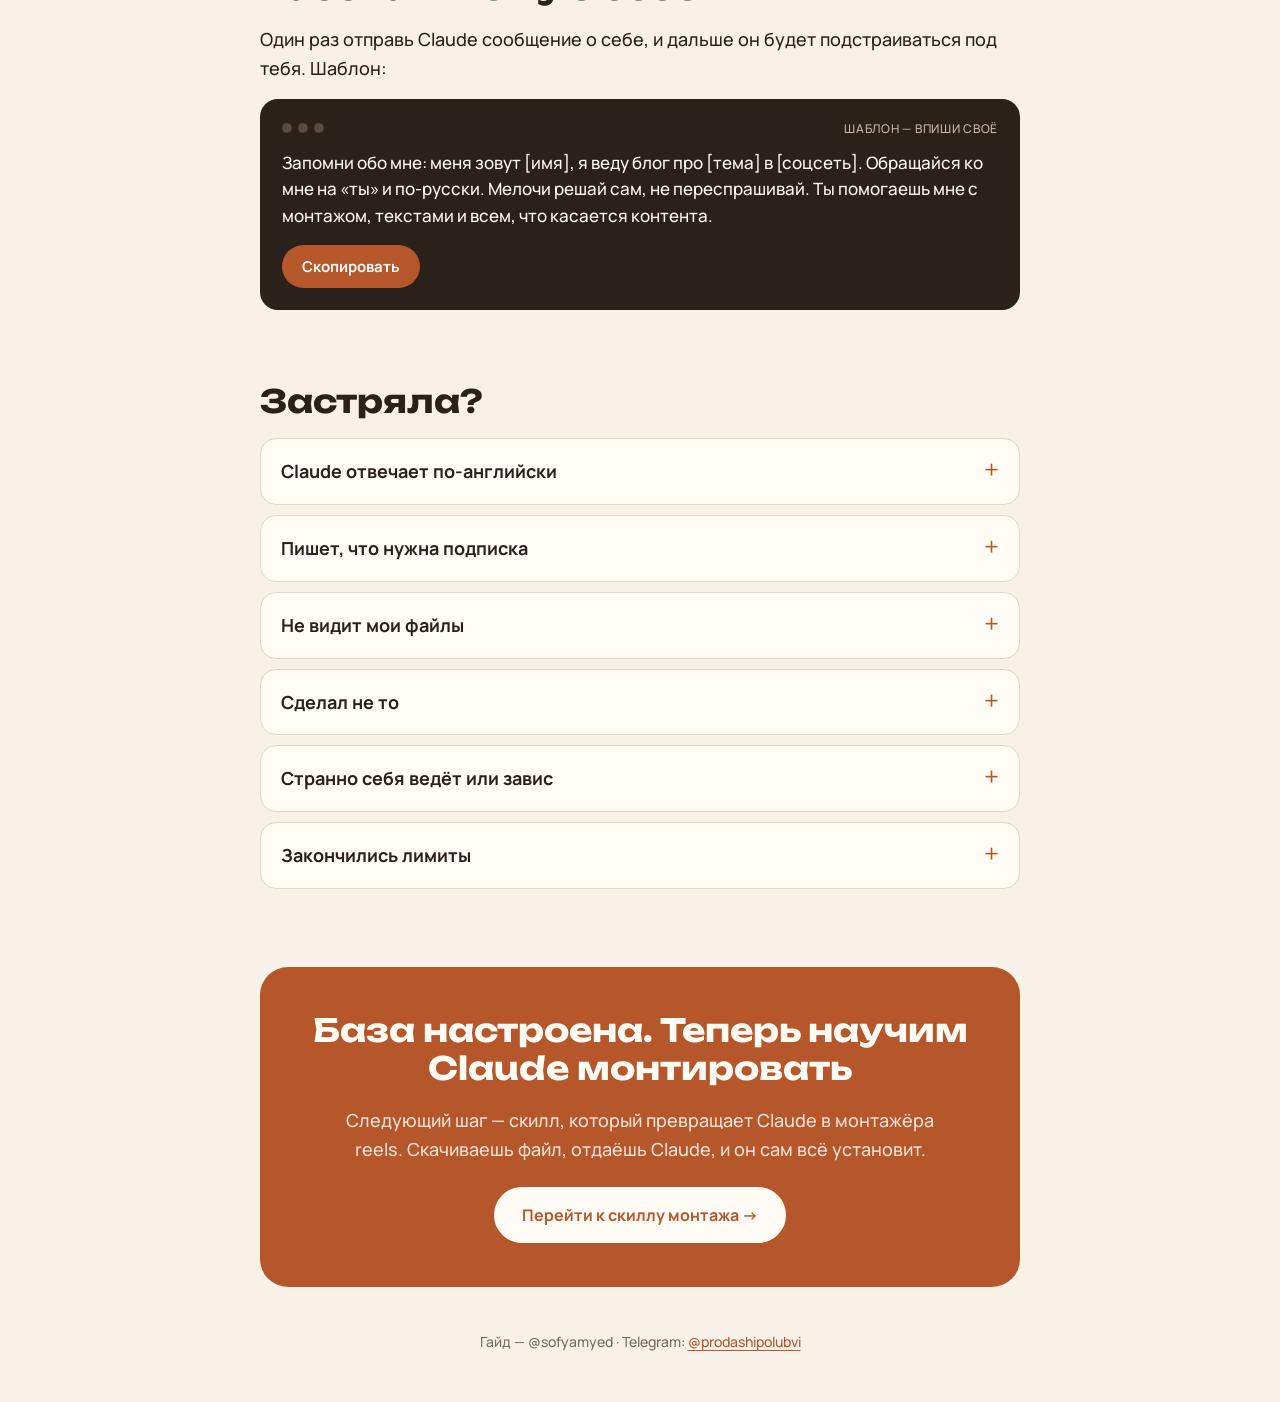
<file: start.html>
<!doctype html>
<html lang="ru">
<head>
<meta charset="utf-8">
<meta name="viewport" content="width=device-width, initial-scale=1">
<title>Claude с нуля — гайд для новичков | @sofyamyed</title>
<meta name="description" content="От регистрации до первой задачи за полчаса: аккаунт, подписка, приложение и первая проверка.">
<meta property="og:type" content="article">
<meta property="og:title" content="Claude с нуля">
<meta property="og:description" content="От регистрации до первой задачи за полчаса">
<meta property="og:url" content="https://sofyamyed.github.io/start.html">
<meta property="og:image" content="https://sofyamyed.github.io/img/prevyu-start.jpg">
<meta name="twitter:card" content="summary_large_image">
<link rel="preconnect" href="https://fonts.googleapis.com">
<link rel="preconnect" href="https://fonts.gstatic.com" crossorigin>
<link href="https://fonts.googleapis.com/css2?family=Manrope:wght@400;500;700&family=Unbounded:wght@600;700&display=swap" rel="stylesheet">
<link rel="stylesheet" href="style.css">
</head>
<body>

<div class="wrap">
  <div class="top"><a class="top__brand" href="index.html">@sofyamyed</a><nav class="menu" aria-label="Разделы сайта"><a href="index.html">Главная</a><a href="start.html" class="is-on" aria-current="page">Claude с нуля</a><a href="claude.html">Скилл для Claude</a><a href="codex-start.html">Codex с нуля</a><a href="codex.html">Скилл для Codex</a><a href="threads.html">Threads</a></nav></div>

  <header class="hero">
    <div>
      <div class="chips"><span class="chip chip--solid">гайд для новичков</span><span class="chip">20–30 минут</span></div>
      <h1><em>Claude</em> с нуля: от регистрации до первой задачи</h1>
      <p class="lead">Ты никогда не открывала Claude или открыла и закрыла? Пройди четыре шага, и у тебя на компьютере будет ассистент, которому можно отдавать монтаж, тексты и рутину.</p>
      <div class="btns"><a class="btn" href="#step1">Начать →</a></div>
    </div>
    <div class="hero__media"><img src="img/oblozhka.jpg" alt="Софья с ноутбуком" width="853" height="1066"></div>
  </header>

  <section>
    <h2>Коротко: что это и зачем</h2>
    <div class="grid3">
      <div class="card"><h3>Это ИИ-ассистент</h3><p>Как ChatGPT, только от компании Anthropic. Понимает обычную речь, ни одной команды учить не нужно.</p></div>
      <div class="card"><h3>Он работает на твоём компьютере</h3><p>В приложении Claude может открыть твои файлы, создать папки, собрать видео. Не просто советует, а делает руками.</p></div>
      <div class="card"><h3>Его можно доучивать</h3><p>Скиллы — это файлы-инструкции, которые добавляют ему новые умения. Например, монтировать reels в моём стиле.</p></div>
    </div>
    <p class="note"><b>Что понадобится:</b> компьютер на Mac или Windows, банковская карта для подписки и полчаса.</p>
  </section>
</div>

<nav class="tl" aria-label="Шаги">
  <div class="tl__track">
    <a class="tl__step" href="#step1"><span class="tl__dot"></span><span class="tl__time">00:01</span>Аккаунт</a>
    <a class="tl__step" href="#step2"><span class="tl__dot"></span><span class="tl__time">00:02</span>Подписка</a>
    <a class="tl__step" href="#step3"><span class="tl__dot"></span><span class="tl__time">00:03</span>Приложение</a>
    <a class="tl__step" href="#step4"><span class="tl__dot"></span><span class="tl__time">00:04</span>Первая задача</a>
  </div>
</nav>

<main class="wrap"><div class="narrow">

  <article class="step" id="step1">
    <div class="step__time">00:01</div>
    <h2>Аккаунт</h2>
    <div class="chips"><span class="chip">5 минут</span><span class="chip">один раз</span></div>
    <ol>
      <li>Открой сайт <b>claude.ai</b> в браузере.</li>
      <li>Нажми регистрацию. Быстрее всего войти через Google-почту.</li>
      <li>Если попросят, подтверди номер телефона.</li>
    </ol>
    <div class="aside">
      <p><b>Если ты в России.</b> Claude здесь официально не работает, поэтому регистрация идёт в обход. Понадобятся:</p>
      <ul>
        <li>обычная Google-почта;</li>
        <li>хороший VPN. Включай его каждый раз перед тем, как открыть Claude, и выбирай всегда одну и ту же страну;</li>
        <li>зарубежный номер для SMS;</li>
        <li>способ оплаты, который принимает Claude.</li>
      </ul>
      <ol>
        <li><b>Номер.</b> В Telegram-боте <a href="https://t.me/emailfastbot" target="_blank" rel="noopener">@emailfastbot</a> купи зарубежный номер для приёма SMS. Я брала номер США при VPN США, и всё прошло. Главное, чтобы страна номера и страна VPN совпадали.</li>
        <li><b>Регистрация.</b> Включи VPN, открой claude.ai и войди через Google. Когда попросят номер телефона, введи купленный. Код из SMS придёт в бот, перепиши его в Claude.</li>
        <li><b>Оплата.</b> Pro оплати через бот Foreign Pay <a href="https://t.me/paymentserv_bot" target="_blank" rel="noopener">@paymentserv_bot</a>. Там всё просто, бот сам проведёт по шагам.</li>
      </ol>
      <p><b>Честно о рисках.</b> Стабильной схемы, к сожалению, нет. Claude может заблокировать аккаунт в любой момент, и такой риск есть всегда.</p>
    </div>
    <p class="check"><b>Получилось?</b> Ты видишь пустой чат с полем для сообщения. Переходи дальше.</p>
  </article>

  <article class="step" id="step2">
    <div class="step__time">00:02</div>
    <h2>Подписка</h2>
    <div class="chips"><span class="chip">3 минуты</span><span class="chip">обязательно</span></div>
    <p>Бесплатную версию можно не пробовать. Лимиты там очень маленькие: хватит примерно на один текст, а работы с файлами на компьютере, без которой не будет монтажа, нет вообще. Нужен план <b>Pro</b> за <b>$20 в месяц</b>.</p>
    <ol>
      <li>В claude.ai нажми на своё имя в левом нижнем углу.</li>
      <li>Выбери повышение плана и тариф <b>Pro</b>.</li>
      <li>Оплати картой зарубежного банка. Если такой карты нет, оплати через бот Foreign Pay <a href="https://t.me/paymentserv_bot" target="_blank" rel="noopener">@paymentserv_bot</a>, подробнее в блоке «Если ты в России» выше.</li>
    </ol>
    <p class="muted">Для сравнения: монтаж одного ролика у монтажёра стоит 1500–3000 ₽. Подписка стоит примерно как один такой заказ, а монтирует весь месяц.</p>
    <p class="check"><b>Получилось?</b> В настройках аккаунта написано Pro.</p>
  </article>

  <article class="step" id="step3">
    <div class="step__time">00:03</div>
    <h2>Приложение на компьютер</h2>
    <div class="chips"><span class="chip">5 минут</span><span class="chip">Mac и Windows</span></div>
    <p>Сайт подходит для текстов. А монтировать Claude может только в приложении на компьютере, в разделе Claude Code: там у него есть доступ к твоим файлам.</p>
    <ol>
      <li>Зайди на <a href="https://claude.com/download" target="_blank" rel="noopener">claude.com/download</a> и скачай версию для своего компьютера. Нужен macOS 11 или новее либо Windows 10 или новее.</li>
      <li><b>Mac:</b> открой скачанный файл и перетащи Claude в «Программы». Если система спросит, точно ли открывать, — открывай.</li>
      <li><b>Windows:</b> запусти файл и проходи установку до конца. Для раздела Code на Windows ещё нужна бесплатная программа Git for Windows (<a href="https://git-scm.com" target="_blank" rel="noopener">git-scm.com</a>). Если Claude попросит её при первом запуске, установи и перезапусти приложение.</li>
      <li>Открой Claude и войди в тот же аккаунт, где оформляла Pro.</li>
      <li>Переключись на вкладку <b>Code</b> вверху окна: именно в ней Claude работает с файлами на компьютере.</li>
    </ol>
    <p class="check"><b>Получилось?</b> Перед тобой окно с полем ввода внизу. Это твоё рабочее место, дальше всё происходит здесь.</p>
  </article>

  <article class="step" id="step4">
    <div class="step__time">00:04</div>
    <h2>Первая задача</h2>
    <div class="chips"><span class="chip">2 минуты</span><span class="chip">проверка</span></div>
    <p>Скопируй сообщение и отправь Claude:</p>
    <div class="copy">
      <div class="copy__bar"><div class="copy__dots"><i></i><i></i><i></i></div><div class="copy__label">Сообщение для Claude</div></div>
      <p class="copy__text">Привет! Создай на рабочем столе папку «старт», а в ней файл «мои цели.txt». Напиши туда три пункта: что я хочу автоматизировать в блоге. Придумай сам, потом покажи, что получилось.</p>
      <button class="copy__btn" type="button">Скопировать</button>
    </div>
    <p>Claude попросит разрешение на действие. Это нормально: он всегда спрашивает перед тем, как что-то менять на компьютере. Разреши.</p>
    <p class="check"><b>Получилось?</b> На рабочем столе появилась папка «старт» с файлом. Поздравляю, ассистент работает.</p>
  </article>

  <section>
    <h2>Шпаргалка: как с ним разговаривать</h2>
    <table class="table">
      <thead><tr><th>Что написать</th><th>Когда пригодится</th></tr></thead>
      <tbody>
        <tr><td>«Сделай так-то» обычными словами</td><td>Всегда. Никаких команд не нужно</td></tr>
        <tr><td>«Стоп» или «отмени последнее»</td><td>Если он пошёл не туда</td></tr>
        <tr><td>«Объясни простыми словами, что ты сейчас сделаешь»</td><td>Если он спрашивает разрешение на что-то непонятное</td></tr>
        <tr><td>Перетащить файл прямо в окно</td><td>Скрины, видео, документы: он их видит</td></tr>
        <tr><td>«Запомни: …»</td><td>Чтобы он помнил твои привычки в следующих разговорах</td></tr>
      </tbody>
    </table>
    <p class="muted">Совет: одна задача — один чат. Закончила с монтажом — нажми «новый чат» для следующего дела.</p>
  </section>

  <section>
    <h2>Расскажи ему о себе</h2>
    <p>Один раз отправь Claude сообщение о себе, и дальше он будет подстраиваться под тебя. Шаблон:</p>
    <div class="copy">
      <div class="copy__bar"><div class="copy__dots"><i></i><i></i><i></i></div><div class="copy__label">Шаблон — впиши своё</div></div>
      <p class="copy__text">Запомни обо мне: меня зовут [имя], я веду блог про [тема] в [соцсеть]. Обращайся ко мне на «ты» и по-русски. Мелочи решай сам, не переспрашивай. Ты помогаешь мне с монтажом, текстами и всем, что касается контента.</p>
      <button class="copy__btn" type="button">Скопировать</button>
    </div>
  </section>

  <section class="faq">
    <h2>Застряла?</h2>
    <details><summary>Claude отвечает по-английски</summary><p>Напиши «отвечай только по-русски и запомни это».</p></details>
    <details><summary>Пишет, что нужна подписка</summary><p>Скорее всего, в приложении ты вошла в другой аккаунт. Выйди и зайди под той почтой, где оплачен Pro.</p></details>
    <details><summary>Не видит мои файлы</summary><p>Назови точное место: «папка reels на рабочем столе». Или просто перетащи файл в окно.</p></details>
    <details><summary>Сделал не то</summary><p>Опиши словами, что не так: «папка не та, переименуй». Он исправит.</p></details>
    <details><summary>Странно себя ведёт или завис</summary><p>Открой новый чат и повтори задачу. Это помогает почти всегда.</p></details>
    <details><summary>Закончились лимиты</summary><p>У Pro есть лимит использования, он обновляется через несколько часов. Сколько роликов в него влезает, зависит от их длины и количества правок.</p></details>
  </section>

  <div class="final">
    <h2>База настроена. Теперь научим Claude монтировать</h2>
    <p>Следующий шаг — скилл, который превращает Claude в монтажёра reels. Скачиваешь файл, отдаёшь Claude, и он сам всё установит.</p>
    <a class="btn btn--light" href="claude.html">Перейти к скиллу монтажа →</a>
  </div>

</div></main>

<footer>Гайд — @sofyamyed · Telegram: <a href="https://t.me/prodashipolubvi" target="_blank" rel="noopener">@prodashipolubvi</a></footer>
<script src="script.js"></script>
</body>
</html>
</file>
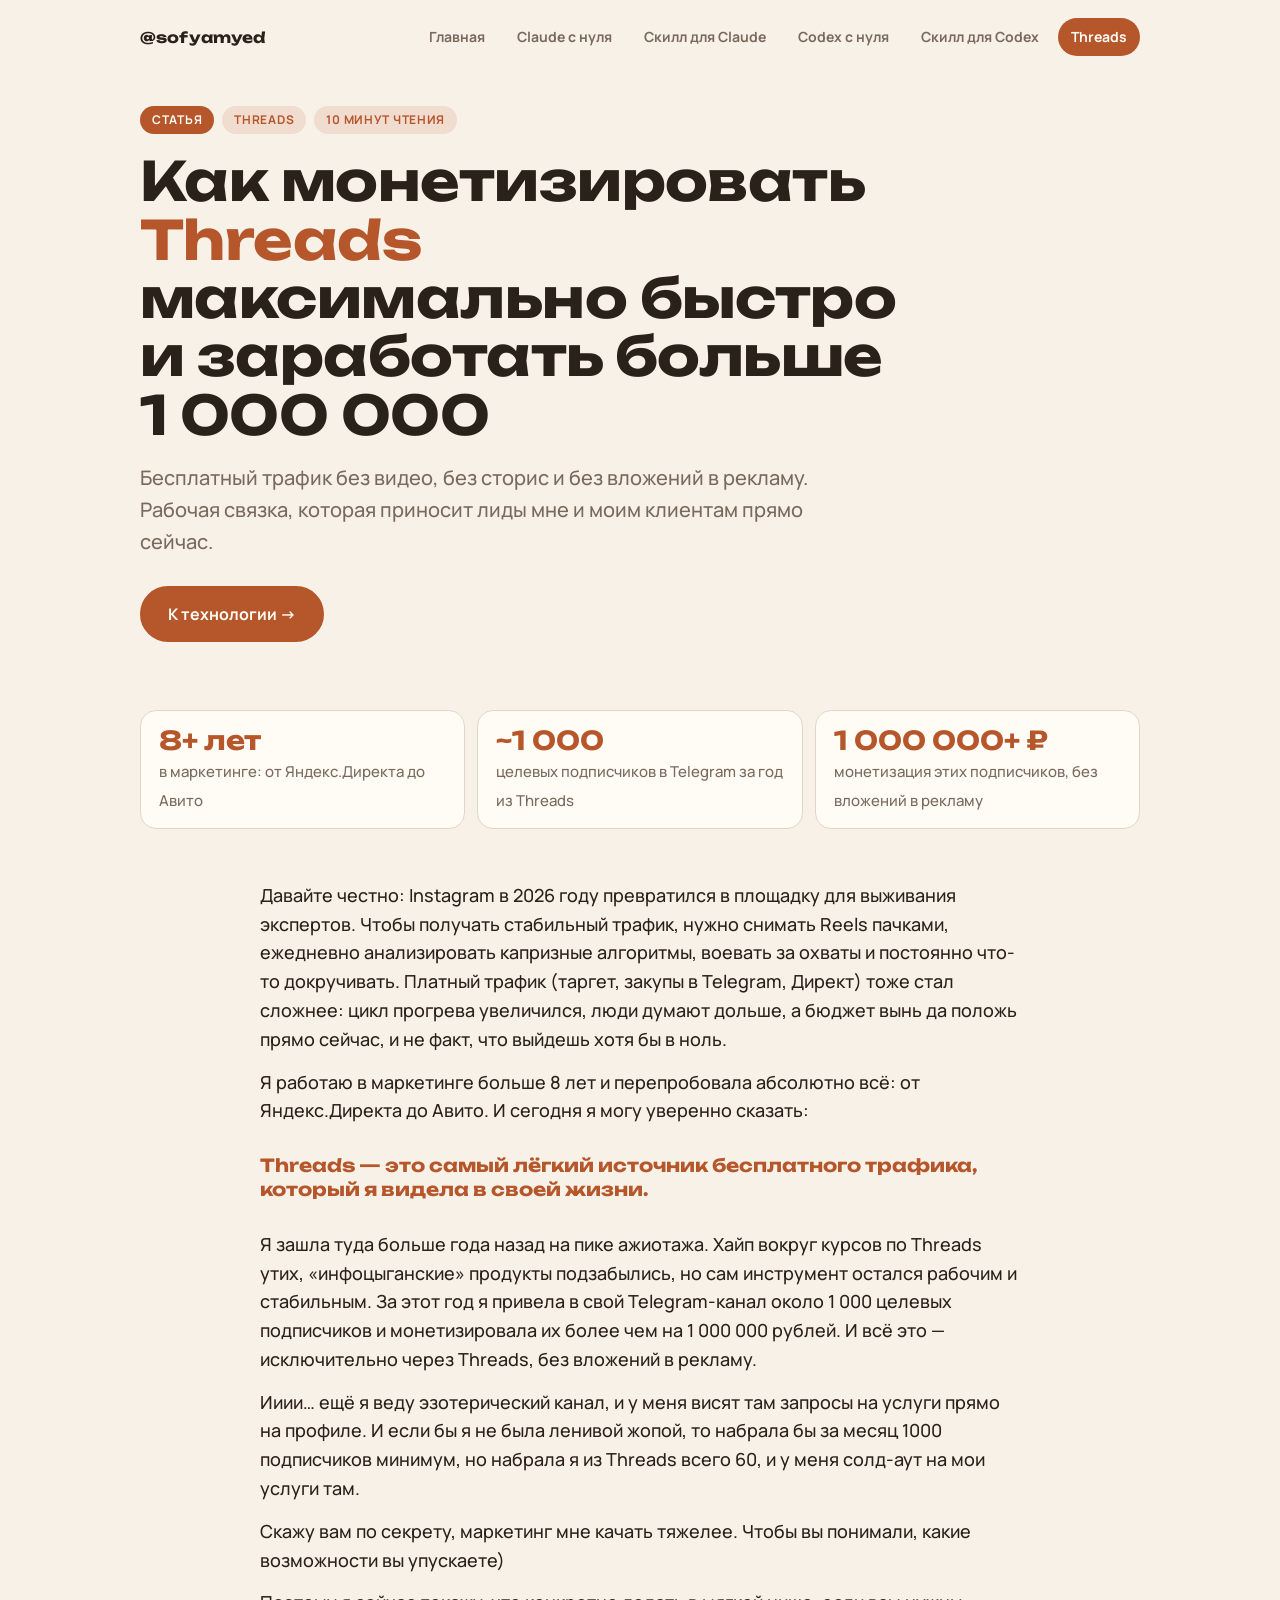
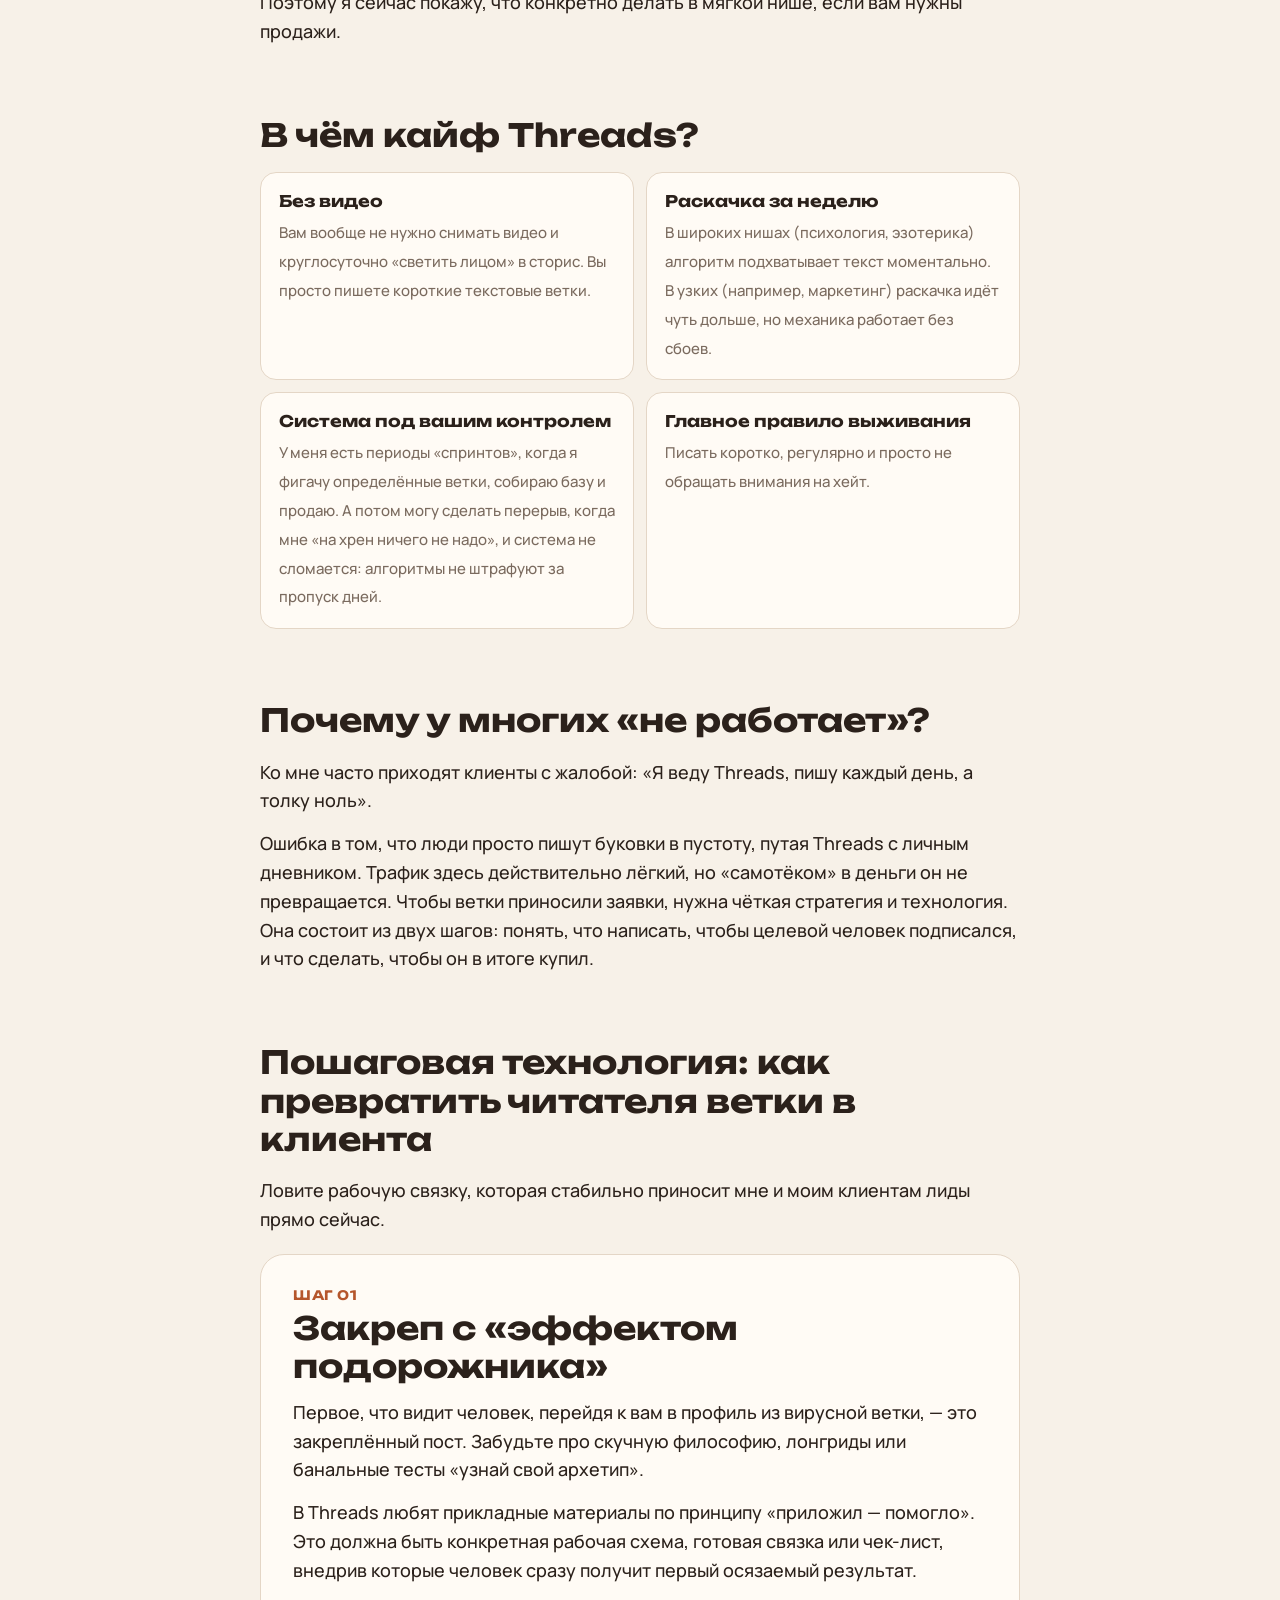
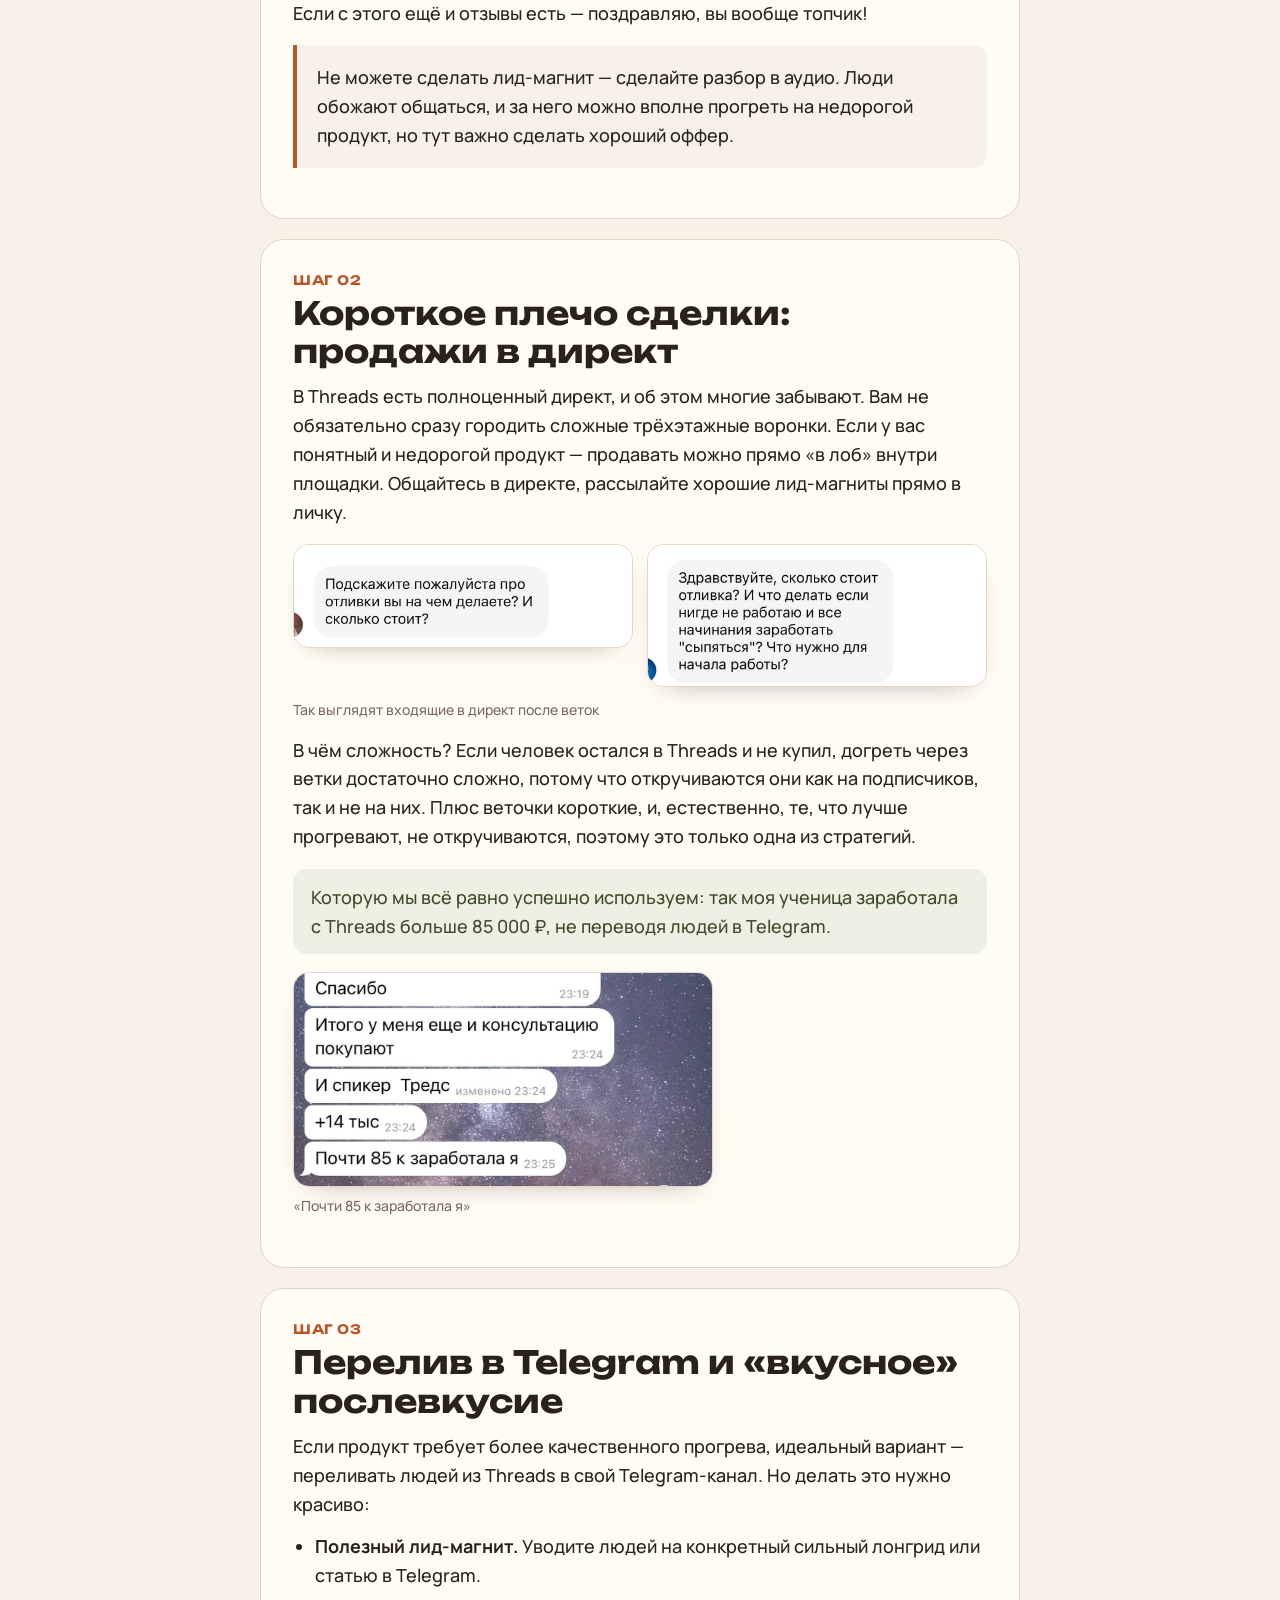
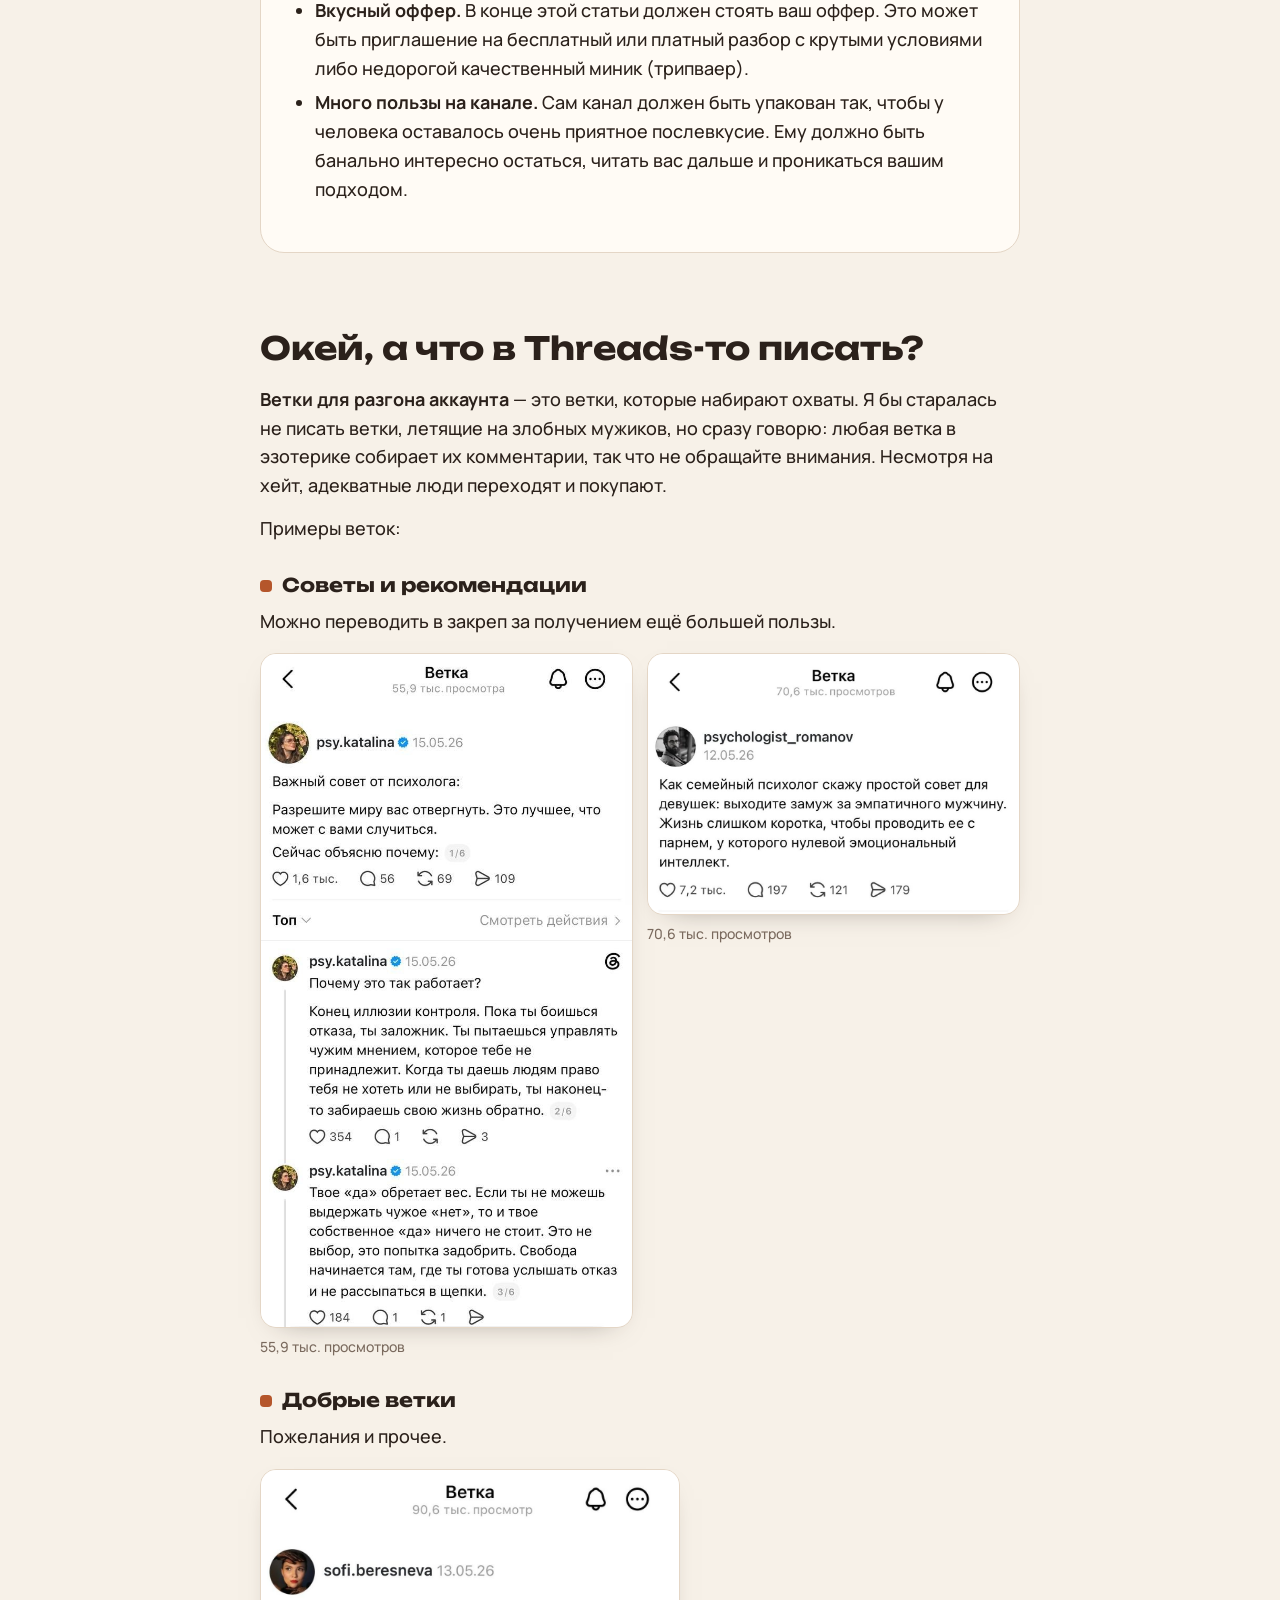
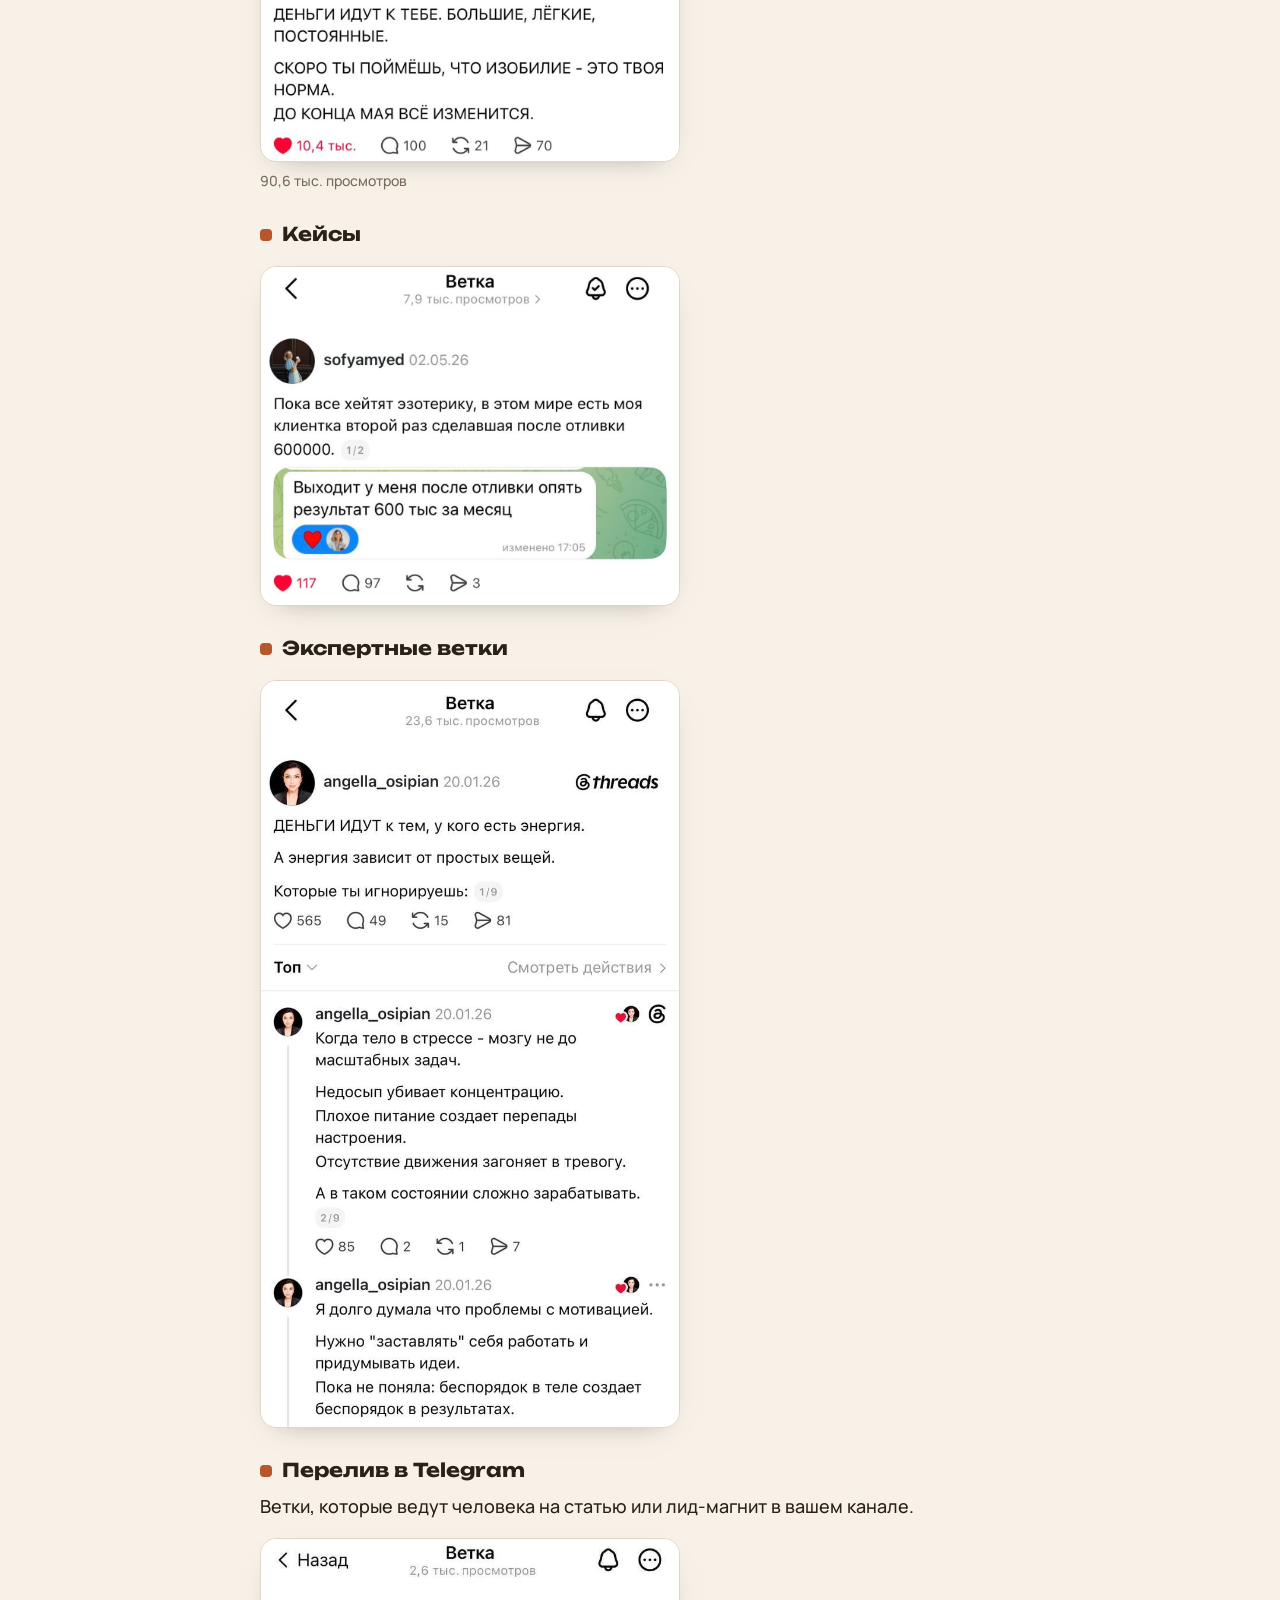
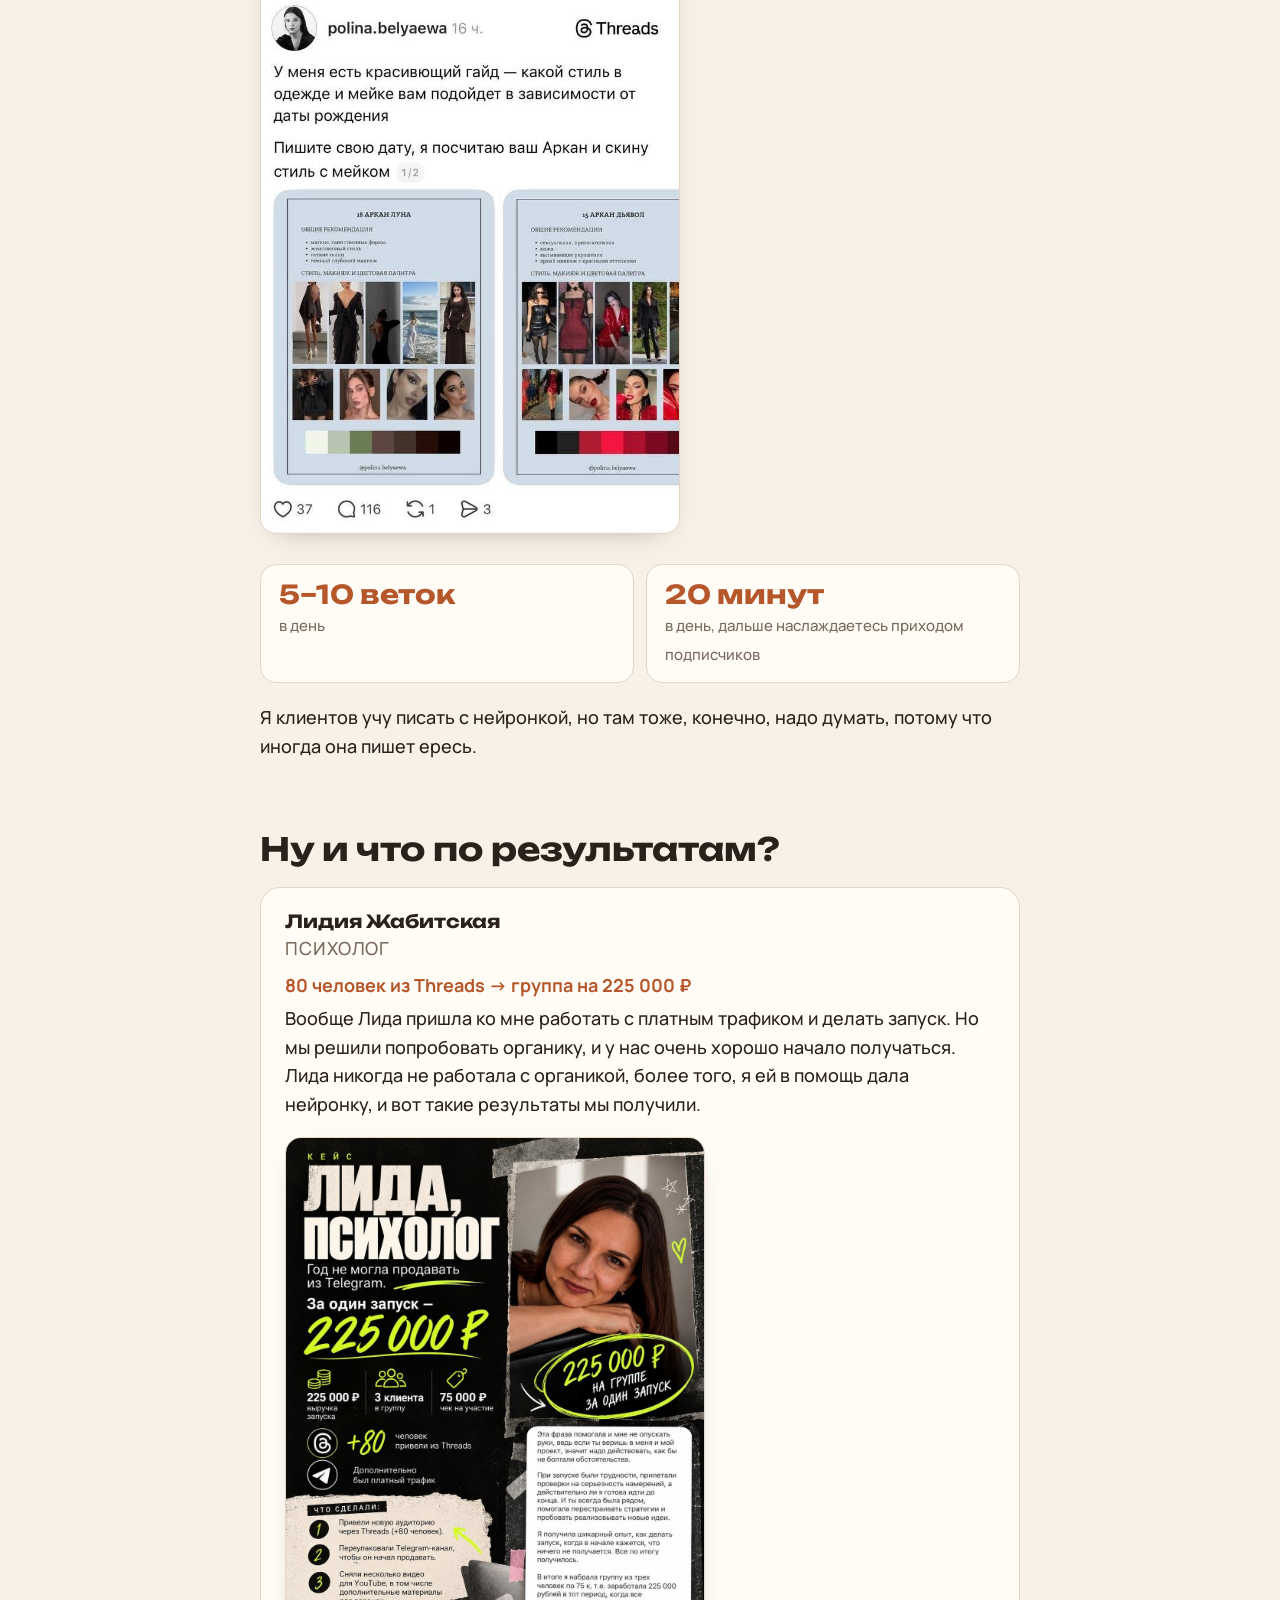
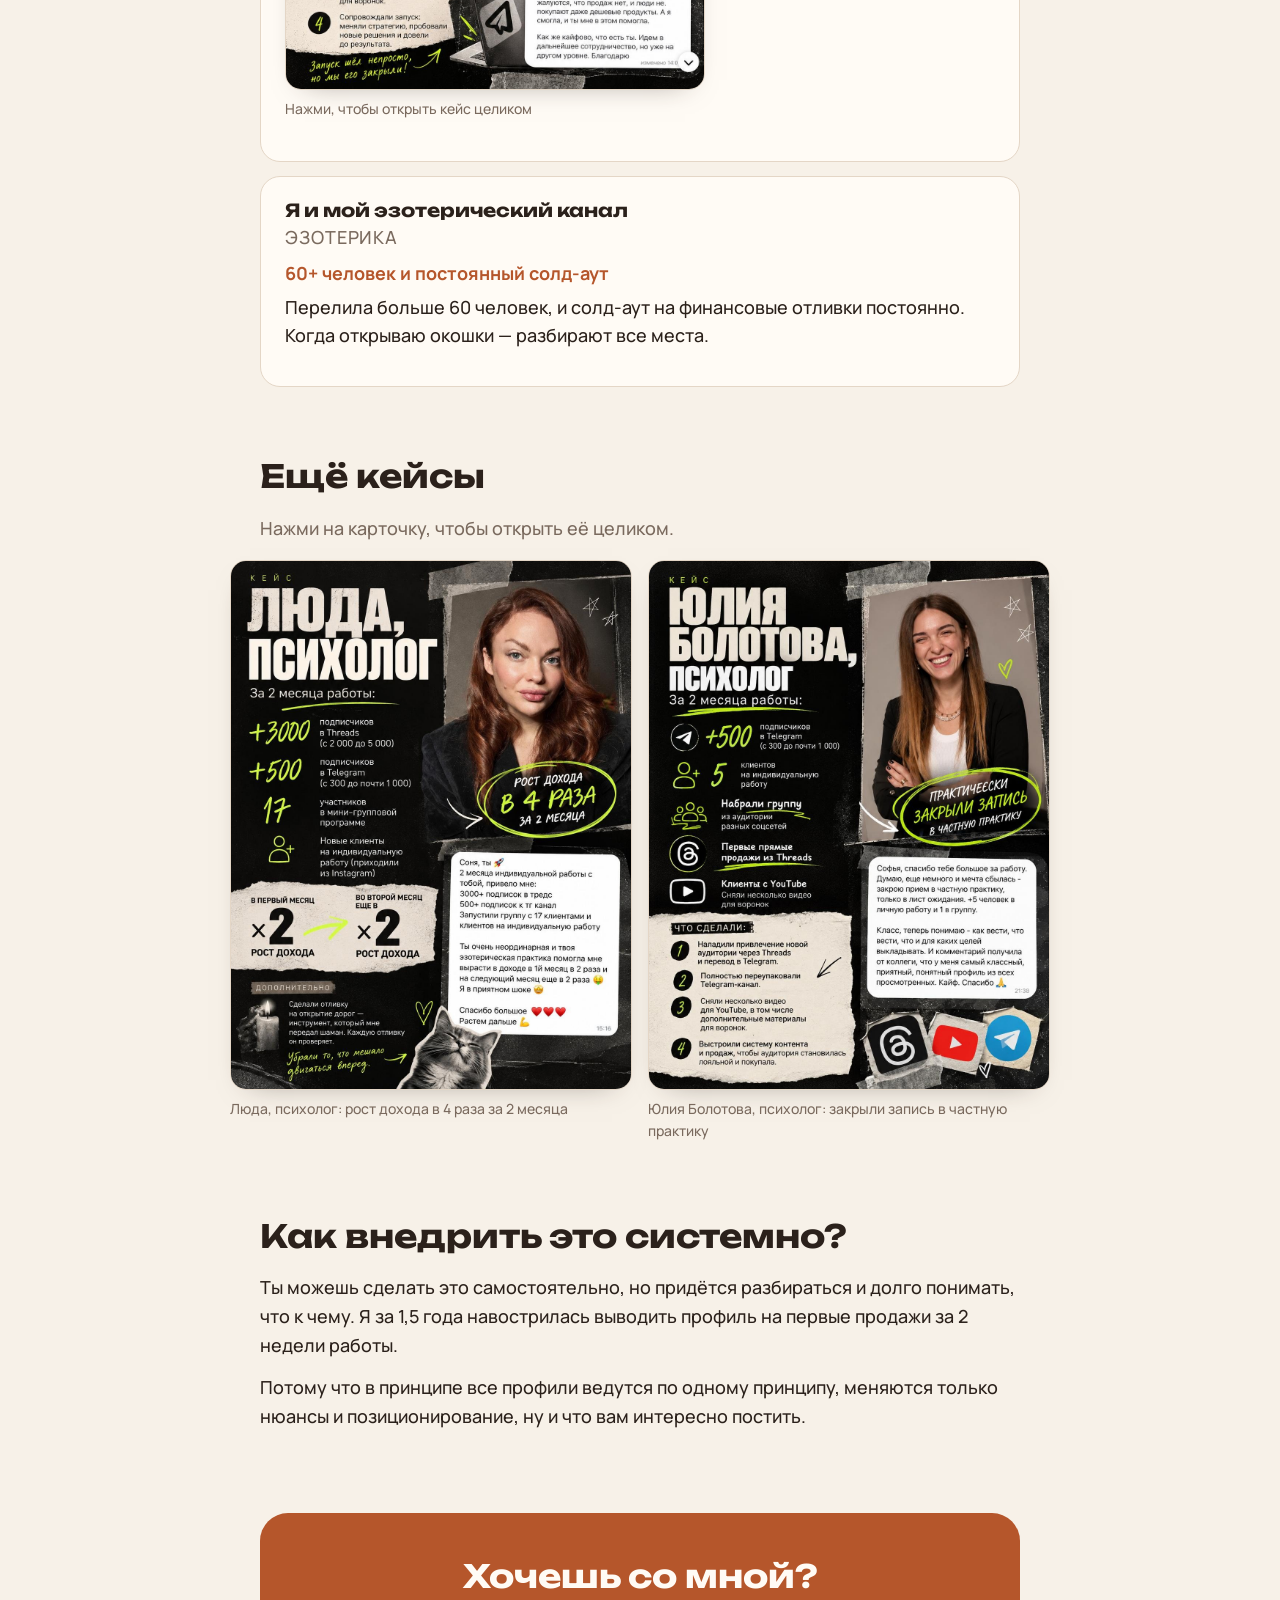
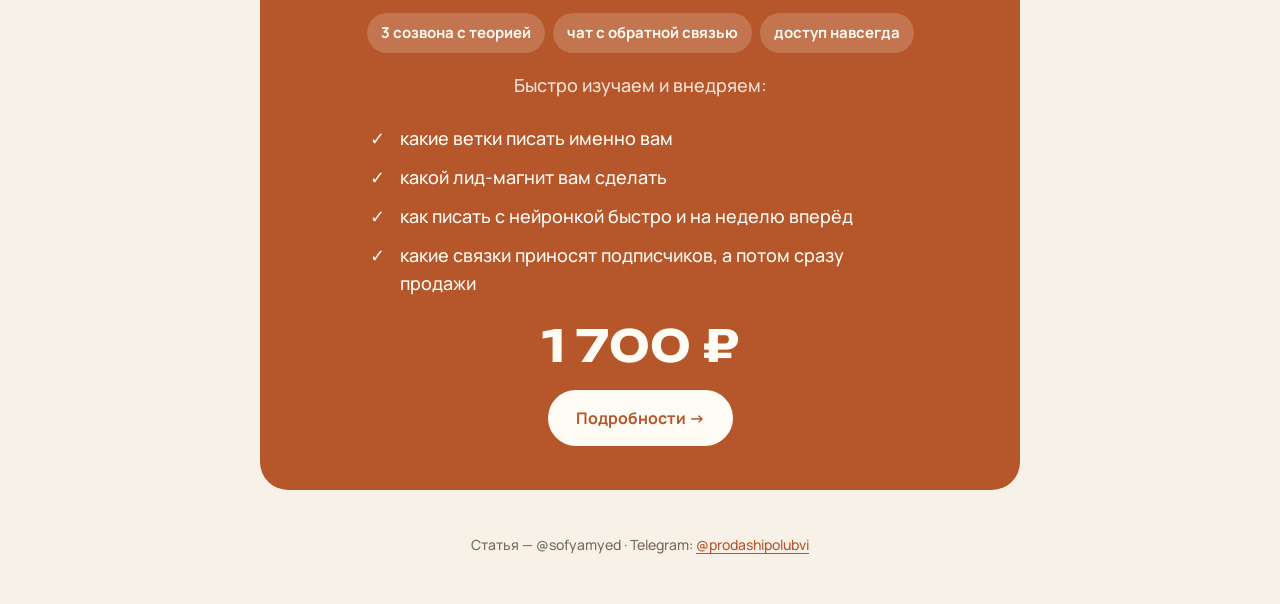
<file: threads.html>
<!doctype html>
<html lang="ru">
<head>
<meta charset="utf-8">
<meta name="viewport" content="width=device-width, initial-scale=1">
<title>Как монетизировать Threads и заработать больше 1 000 000 | @sofyamyed</title>
<meta name="description" content="Пошаговая технология: как превратить читателя ветки в Threads в клиента. Без видео и без вложений в рекламу.">
<meta property="og:type" content="article">
<meta property="og:title" content="Как монетизировать Threads и заработать больше 1 000 000">
<meta property="og:description" content="Бесплатный трафик без видео и рекламы: закреп, директ и перелив в Telegram">
<meta property="og:url" content="https://sofyamyed.github.io/threads.html">
<meta property="og:image" content="https://sofyamyed.github.io/img/prevyu-threads.jpg">
<meta name="twitter:card" content="summary_large_image">
<link rel="preconnect" href="https://fonts.googleapis.com">
<link rel="preconnect" href="https://fonts.gstatic.com" crossorigin>
<link href="https://fonts.googleapis.com/css2?family=Manrope:wght@400;500;700&family=Unbounded:wght@600;700&display=swap" rel="stylesheet">
<link rel="stylesheet" href="style.css">
<style>
  .article p{font-size:18px}
  .pull{font:700 clamp(20px,2.6vw,26px)/1.35 var(--head);color:var(--accent);margin:28px 0;padding:0}
  .types{display:grid;grid-template-columns:1fr 1fr;gap:12px;margin:16px 0}
  .type{background:var(--card);border:1px solid var(--line);border-radius:16px;padding:18px}
  .type b{display:block;font:700 16px var(--head);margin-bottom:6px}
  .type span{font-size:15px;color:var(--muted)}
  .rhythm{display:flex;flex-wrap:wrap;gap:12px;margin:20px 0}
  .shot{margin:18px 0}
  .shot a{display:block}
  .shot img{width:100%;border-radius:16px;border:1px solid var(--line);background:#fff;box-shadow:0 10px 28px -20px rgba(43,33,27,.55)}
  .shot--narrow{max-width:420px}
  .shot figcaption{font-size:14px;color:var(--muted);margin-top:8px}
  .shots{display:grid;grid-template-columns:1fr 1fr;gap:14px;align-items:start;margin:18px 0}
  .shots .shot{margin:0}
  .ex{margin:30px 0}
  .ex h3{display:flex;align-items:center;gap:10px}
  .ex h3:before{content:'';width:12px;height:12px;border-radius:4px;background:var(--accent);flex:none}
  .case{background:var(--card);border:1px solid var(--line);border-radius:20px;padding:22px 24px;margin:14px 0}
  .case__who{font:700 17px var(--head);margin:0 0 2px}
  .case__role{font-size:14px;color:var(--muted);margin:0 0 10px;text-transform:uppercase;letter-spacing:.05em}
  .case__res{font:700 18px/1.4 var(--body);color:var(--accent);margin:0 0 6px}
  .cases{display:grid;grid-template-columns:repeat(2,1fr);gap:16px;margin:18px auto;max-width:820px}
  .cases .shot{margin:0}
  .wide{max-width:1040px;margin:0 auto}
  .offer{list-style:none;padding:0;margin:0 auto 26px;max-width:30em;text-align:left}
  .offer li{position:relative;padding-left:30px;margin:10px 0;color:var(--on-dark)}
  .offer li:before{content:'✓';position:absolute;left:0;font-weight:700}
  .price{font:700 clamp(30px,5vw,44px)/1 var(--head);margin:6px 0 22px;color:var(--on-dark)}
  .badges{display:flex;flex-wrap:wrap;justify-content:center;gap:8px;margin:0 0 18px}
  .badges span{background:rgba(255,251,245,.18);color:var(--on-dark);font-weight:700;font-size:15px;padding:8px 14px;border-radius:999px}
  @media (max-width:820px){.types,.shots{grid-template-columns:1fr}.cases{grid-template-columns:1fr}}
</style>
</head>
<body>

<div class="wrap">
  <div class="top"><a class="top__brand" href="index.html">@sofyamyed</a><nav class="menu" aria-label="Разделы сайта"><a href="index.html">Главная</a><a href="start.html">Claude с нуля</a><a href="claude.html">Скилл для Claude</a><a href="codex-start.html">Codex с нуля</a><a href="codex.html">Скилл для Codex</a><a href="threads.html" class="is-on" aria-current="page">Threads</a></nav></div>

  <header class="hero" style="grid-template-columns:1fr">
    <div class="narrow" style="margin:0">
      <div class="chips"><span class="chip chip--solid">статья</span><span class="chip">Threads</span><span class="chip">10 минут чтения</span></div>
      <h1>Как монетизировать <em>Threads</em> максимально быстро и заработать больше 1 000 000</h1>
      <p class="lead">Бесплатный трафик без видео, без сторис и без вложений в рекламу. Рабочая связка, которая приносит лиды мне и моим клиентам прямо сейчас.</p>
      <div class="btns"><a class="btn" href="#tech">К технологии →</a></div>
    </div>
  </header>

  <div class="stats" style="margin-bottom:24px">
    <div class="stat"><b>8+ лет</b><span>в маркетинге: от Яндекс.Директа до Авито</span></div>
    <div class="stat"><b>~1 000</b><span>целевых подписчиков в Telegram за год из Threads</span></div>
    <div class="stat"><b>1 000 000+ ₽</b><span>монетизация этих подписчиков, без вложений в рекламу</span></div>
  </div>
</div>

<main class="wrap"><div class="narrow article">

  <section>
    <p>Давайте честно: Instagram в 2026 году превратился в площадку для выживания экспертов. Чтобы получать стабильный трафик, нужно снимать Reels пачками, ежедневно анализировать капризные алгоритмы, воевать за охваты и постоянно что-то докручивать. Платный трафик (таргет, закупы в Telegram, Директ) тоже стал сложнее: цикл прогрева увеличился, люди думают дольше, а бюджет вынь да положь прямо сейчас, и не факт, что выйдешь хотя бы в ноль.</p>
    <p>Я работаю в маркетинге больше 8 лет и перепробовала абсолютно всё: от Яндекс.Директа до Авито. И сегодня я могу уверенно сказать:</p>
    <p class="pull">Threads — это самый лёгкий источник бесплатного трафика, который я видела в своей жизни.</p>
    <p>Я зашла туда больше года назад на пике ажиотажа. Хайп вокруг курсов по Threads утих, «инфоцыганские» продукты подзабылись, но сам инструмент остался рабочим и стабильным. За этот год я привела в свой Telegram-канал около 1 000 целевых подписчиков и монетизировала их более чем на 1 000 000 рублей. И всё это — исключительно через Threads, без вложений в рекламу.</p>
    <p>Ииии… ещё я веду эзотерический канал, и у меня висят там запросы на услуги прямо на профиле. И если бы я не была ленивой жопой, то набрала бы за месяц 1000 подписчиков минимум, но набрала я из Threads всего 60, и у меня солд-аут на мои услуги там.</p>
    <p>Скажу вам по секрету, маркетинг мне качать тяжелее. Чтобы вы понимали, какие возможности вы упускаете)</p>
    <p>Поэтому я сейчас покажу, что конкретно делать в мягкой нише, если вам нужны продажи.</p>
  </section>

  <section>
    <h2>В чём кайф Threads?</h2>
    <div class="types">
      <div class="type"><b>Без видео</b><span>Вам вообще не нужно снимать видео и круглосуточно «светить лицом» в сторис. Вы просто пишете короткие текстовые ветки.</span></div>
      <div class="type"><b>Раскачка за неделю</b><span>В широких нишах (психология, эзотерика) алгоритм подхватывает текст моментально. В узких (например, маркетинг) раскачка идёт чуть дольше, но механика работает без сбоев.</span></div>
      <div class="type"><b>Система под вашим контролем</b><span>У меня есть периоды «спринтов», когда я фигачу определённые ветки, собираю базу и продаю. А потом могу сделать перерыв, когда мне «на хрен ничего не надо», и система не сломается: алгоритмы не штрафуют за пропуск дней.</span></div>
      <div class="type"><b>Главное правило выживания</b><span>Писать коротко, регулярно и просто не обращать внимания на хейт.</span></div>
    </div>
  </section>

  <section>
    <h2>Почему у многих «не работает»?</h2>
    <p>Ко мне часто приходят клиенты с жалобой: «Я веду Threads, пишу каждый день, а толку ноль».</p>
    <p>Ошибка в том, что люди просто пишут буковки в пустоту, путая Threads с личным дневником. Трафик здесь действительно лёгкий, но «самотёком» в деньги он не превращается. Чтобы ветки приносили заявки, нужна чёткая стратегия и технология. Она состоит из двух шагов: понять, что написать, чтобы целевой человек подписался, и что сделать, чтобы он в итоге купил.</p>
  </section>

  <section id="tech">
    <h2>Пошаговая технология: как превратить читателя ветки в клиента</h2>
    <p>Ловите рабочую связку, которая стабильно приносит мне и моим клиентам лиды прямо сейчас.</p>

    <article class="step">
      <div class="step__time">ШАГ 01</div>
      <h2>Закреп с «эффектом подорожника»</h2>
      <p>Первое, что видит человек, перейдя к вам в профиль из вирусной ветки, — это закреплённый пост. Забудьте про скучную философию, лонгриды или банальные тесты «узнай свой архетип».</p>
      <p>В Threads любят прикладные материалы по принципу «приложил — помогло». Это должна быть конкретная рабочая схема, готовая связка или чек-лист, внедрив которые человек сразу получит первый осязаемый результат.</p>
      <p>Если с этого ещё и отзывы есть — поздравляю, вы вообще топчик!</p>
      <p class="aside">Не можете сделать лид-магнит — сделайте разбор в аудио. Люди обожают общаться, и за него можно вполне прогреть на недорогой продукт, но тут важно сделать хороший оффер.</p>
    </article>

    <article class="step">
      <div class="step__time">ШАГ 02</div>
      <h2>Короткое плечо сделки: продажи в директ</h2>
      <p>В Threads есть полноценный директ, и об этом многие забывают. Вам не обязательно сразу городить сложные трёхэтажные воронки. Если у вас понятный и недорогой продукт — продавать можно прямо «в лоб» внутри площадки. Общайтесь в директе, рассылайте хорошие лид-магниты прямо в личку.</p>
      <div class="shots">
        <figure class="shot"><a href="img/threads/direct-1.jpg" target="_blank"><img src="img/threads/direct-1.jpg" alt="Сообщение в директ: сколько стоит?" loading="lazy" width="1100" height="329"></a></figure>
        <figure class="shot"><a href="img/threads/direct-2.jpg" target="_blank"><img src="img/threads/direct-2.jpg" alt="Сообщение в директ: сколько стоит отливка?" loading="lazy" width="1100" height="458"></a></figure>
      </div>
      <p class="muted" style="margin-top:-6px;font-size:14px">Так выглядят входящие в директ после веток</p>
      <p>В чём сложность? Если человек остался в Threads и не купил, догреть через ветки достаточно сложно, потому что откручиваются они как на подписчиков, так и не на них. Плюс веточки короткие, и, естественно, те, что лучше прогревают, не откручиваются, поэтому это только одна из стратегий.</p>
      <p class="check">Которую мы всё равно успешно используем: так моя ученица заработала с Threads больше 85 000 ₽, не переводя людей в Telegram.</p>
      <figure class="shot shot--narrow"><a href="img/threads/85k.jpg" target="_blank"><img src="img/threads/85k.jpg" alt="Сообщение ученицы: почти 85 тысяч заработала" loading="lazy" width="1100" height="559"></a><figcaption>«Почти 85 к заработала я»</figcaption></figure>
    </article>

    <article class="step">
      <div class="step__time">ШАГ 03</div>
      <h2>Перелив в Telegram и «вкусное» послевкусие</h2>
      <p>Если продукт требует более качественного прогрева, идеальный вариант — переливать людей из Threads в свой Telegram-канал. Но делать это нужно красиво:</p>
      <ul>
        <li><b>Полезный лид-магнит.</b> Уводите людей на конкретный сильный лонгрид или статью в Telegram.</li>
        <li><b>Вкусный оффер.</b> В конце этой статьи должен стоять ваш оффер. Это может быть приглашение на бесплатный или платный разбор с крутыми условиями либо недорогой качественный миник (трипваер).</li>
        <li><b>Много пользы на канале.</b> Сам канал должен быть упакован так, чтобы у человека оставалось очень приятное послевкусие. Ему должно быть банально интересно остаться, читать вас дальше и проникаться вашим подходом.</li>
      </ul>
    </article>
  </section>

  <section>
    <h2>Окей, а что в Threads-то писать?</h2>
    <p><b>Ветки для разгона аккаунта</b> — это ветки, которые набирают охваты. Я бы старалась не писать ветки, летящие на злобных мужиков, но сразу говорю: любая ветка в эзотерике собирает их комментарии, так что не обращайте внимания. Несмотря на хейт, адекватные люди переходят и покупают.</p>
    <p>Примеры веток:</p>

    <div class="ex">
      <h3>Советы и рекомендации</h3>
      <p>Можно переводить в закреп за получением ещё большей пользы.</p>
      <div class="shots">
        <figure class="shot"><a href="img/threads/sovet-1.jpg" target="_blank"><img src="img/threads/sovet-1.jpg" alt="Ветка-совет от психолога" loading="lazy" width="706" height="1280"></a><figcaption>55,9 тыс. просмотров</figcaption></figure>
        <figure class="shot"><a href="img/threads/sovet-2.jpg" target="_blank"><img src="img/threads/sovet-2.jpg" alt="Ветка-совет семейного психолога" loading="lazy" width="1100" height="771"></a><figcaption>70,6 тыс. просмотров</figcaption></figure>
      </div>
    </div>

    <div class="ex">
      <h3>Добрые ветки</h3>
      <p>Пожелания и прочее.</p>
      <figure class="shot shot--narrow"><a href="img/threads/dobraya.jpg" target="_blank"><img src="img/threads/dobraya.jpg" alt="Добрая ветка-пожелание" loading="lazy" width="1100" height="766"></a><figcaption>90,6 тыс. просмотров</figcaption></figure>
    </div>

    <div class="ex">
      <h3>Кейсы</h3>
      <figure class="shot shot--narrow"><a href="img/threads/keys.jpg" target="_blank"><img src="img/threads/keys.jpg" alt="Ветка-кейс про клиентку" loading="lazy" width="1100" height="890"></a></figure>
    </div>

    <div class="ex">
      <h3>Экспертные ветки</h3>
      <figure class="shot shot--narrow"><a href="img/threads/expert.jpg" target="_blank"><img src="img/threads/expert.jpg" alt="Экспертная ветка" loading="lazy" width="717" height="1280"></a></figure>
    </div>

    <div class="ex">
      <h3>Перелив в Telegram</h3>
      <p>Ветки, которые ведут человека на статью или лид-магнит в вашем канале.</p>
      <figure class="shot shot--narrow"><a href="img/threads/zakrep.jpg" target="_blank"><img src="img/threads/zakrep.jpg" alt="Ветка с переливом в Telegram: гайд по стилю по дате рождения" loading="lazy" width="702" height="997"></a></figure>
    </div>

    <div class="rhythm">
      <div class="stat"><b>5–10 веток</b><span>в день</span></div>
      <div class="stat"><b>20 минут</b><span>в день, дальше наслаждаетесь приходом подписчиков</span></div>
    </div>
    <p>Я клиентов учу писать с нейронкой, но там тоже, конечно, надо думать, потому что иногда она пишет ересь.</p>
  </section>

  <section>
    <h2>Ну и что по результатам?</h2>
    <div class="case">
      <p class="case__who">Лидия Жабитская</p><p class="case__role">психолог</p>
      <p class="case__res">80 человек из Threads → группа на 225 000 ₽</p>
      <p>Вообще Лида пришла ко мне работать с платным трафиком и делать запуск. Но мы решили попробовать органику, и у нас очень хорошо начало получаться. Лида никогда не работала с органикой, более того, я ей в помощь дала нейронку, и вот такие результаты мы получили.</p>
      <figure class="shot shot--narrow"><a href="img/threads/case-lida.jpg" target="_blank"><img src="img/threads/case-lida.jpg" alt="Кейс: Лида, психолог — 225 000 рублей за один запуск" loading="lazy" width="1092" height="1440"></a><figcaption>Нажми, чтобы открыть кейс целиком</figcaption></figure>
    </div>
    <div class="case">
      <p class="case__who">Я и мой эзотерический канал</p><p class="case__role">эзотерика</p>
      <p class="case__res">60+ человек и постоянный солд-аут</p>
      <p>Перелила больше 60 человек, и солд-аут на финансовые отливки постоянно. Когда открываю окошки — разбирают все места.</p>
    </div>
  </section>

</div>

<section class="wide">
  <div class="narrow"><h2>Ещё кейсы</h2><p class="muted">Нажми на карточку, чтобы открыть её целиком.</p></div>
  <div class="cases">
    <figure class="shot"><a href="img/threads/case-luda.jpg" target="_blank"><img src="img/threads/case-luda.jpg" alt="Кейс: Люда, психолог — +3000 подписчиков в Threads, +500 в Telegram, рост дохода в 4 раза за 2 месяца" loading="lazy" width="1092" height="1440"></a><figcaption>Люда, психолог: рост дохода в 4 раза за 2 месяца</figcaption></figure>
    <figure class="shot"><a href="img/threads/case-yulia.jpg" target="_blank"><img src="img/threads/case-yulia.jpg" alt="Кейс: Юлия Болотова, психолог — +500 подписчиков в Telegram, закрыли запись в частную практику" loading="lazy" width="1092" height="1440"></a><figcaption>Юлия Болотова, психолог: закрыли запись в частную практику</figcaption></figure>
  </div>
</section>

<div class="narrow article">
  <section>
    <h2>Как внедрить это системно?</h2>
    <p>Ты можешь сделать это самостоятельно, но придётся разбираться и долго понимать, что к чему. Я за 1,5 года навострилась выводить профиль на первые продажи за 2 недели работы.</p>
    <p>Потому что в принципе все профили ведутся по одному принципу, меняются только нюансы и позиционирование, ну и что вам интересно постить.</p>
  </section>

  <div class="final" id="offer">
    <h2>Хочешь со мной?</h2>
    <div class="badges"><span>3 созвона с теорией</span><span>чат с обратной связью</span><span>доступ навсегда</span></div>
    <p>Быстро изучаем и внедряем:</p>
    <ul class="offer">
      <li>какие ветки писать именно вам</li>
      <li>какой лид-магнит вам сделать</li>
      <li>как писать с нейронкой быстро и на неделю вперёд</li>
      <li>какие связки приносят подписчиков, а потом сразу продажи</li>
    </ul>
    <div class="price">1 700 ₽</div>
    <a class="btn btn--light" href="https://sofyamyed.tilda.ws/threads" target="_blank" rel="noopener">Подробности →</a>
  </div>
</div>
</main>

<footer>Статья — @sofyamyed · Telegram: <a href="https://t.me/prodashipolubvi" target="_blank" rel="noopener">@prodashipolubvi</a></footer>
<script src="script.js"></script>
</body>
</html>
</file>
<file: style.css>
:root{
  --bg:#F7F1E8; --card:#FFFBF5; --line:#E4D6C6; --ink:#2B211B; --muted:#7A6A5E;
  --accent:#B5562B; --accent-dark:#9C4722; --accent-soft:#F1DDCF; --dark:#2B211B; --on-dark:#FFFBF5;
  --head:'Unbounded',system-ui,sans-serif; --body:'Manrope',system-ui,-apple-system,'Segoe UI',Arial,sans-serif;
}
*{box-sizing:border-box}
html{scroll-behavior:smooth;-webkit-text-size-adjust:100%}
body{margin:0;background:var(--bg);color:var(--ink);font:500 18px/1.6 var(--body)}
img{max-width:100%;height:auto;display:block}
a{color:var(--accent);text-underline-offset:3px}
a:hover{color:var(--accent-dark)}
code{font-family:ui-monospace,Menlo,Consolas,monospace;font-size:.88em;background:var(--accent-soft);padding:1px 6px;border-radius:6px}
.wrap{max-width:1040px;margin:0 auto;padding:0 20px}
.narrow{max-width:760px;margin:0 auto}

/* top bar */
.top{display:flex;justify-content:space-between;align-items:center;padding:18px 0;font-size:15px}
.top__brand{font:700 15px var(--head);color:var(--ink);text-decoration:none;letter-spacing:.01em}
.top__links{display:flex;gap:20px;flex-wrap:wrap;justify-content:flex-end}
.top__link{color:var(--muted);text-decoration:none}
.top__link:hover{color:var(--accent)}

/* hero */
.hero{display:grid;grid-template-columns:1.1fr .9fr;gap:48px;align-items:center;padding:32px 0 64px}
.hero__media img{border-radius:24px;width:100%;max-width:440px;margin-left:auto;box-shadow:0 20px 50px -24px rgba(43,33,27,.45)}
.hero__media--reel img{max-width:300px}
h1{font:700 clamp(34px,5vw,54px)/1.08 var(--head);margin:18px 0 18px;letter-spacing:-.01em}
h1 em{font-style:normal;color:var(--accent)}
.lead{font-size:20px;color:var(--muted);margin:0 0 28px;max-width:34em}
.btns{display:flex;flex-wrap:wrap;gap:12px}
.btn{display:inline-flex;align-items:center;gap:8px;background:var(--accent);color:var(--on-dark);text-decoration:none;font:700 16px var(--body);padding:15px 26px;border-radius:999px;border:2px solid var(--accent);transition:background .2s,border-color .2s}
.btn:hover{background:var(--accent-dark);border-color:var(--accent-dark);color:var(--on-dark)}
.btn--ghost{background:transparent;color:var(--accent)}
.btn--ghost:hover{background:var(--accent-soft);color:var(--accent-dark);border-color:var(--accent)}
.btn--light{background:var(--on-dark);color:var(--accent);border-color:var(--on-dark)}
.btn--light:hover{background:#fff;color:var(--accent-dark);border-color:#fff}

/* chips */
.chips{display:flex;flex-wrap:wrap;gap:8px}
.chip{display:inline-block;font:700 12px/1 var(--body);letter-spacing:.06em;text-transform:uppercase;color:var(--accent);background:var(--accent-soft);padding:8px 12px;border-radius:999px}
.chip--solid{background:var(--accent);color:var(--on-dark)}

/* sections */
section{padding:28px 0}
h2{font:700 clamp(24px,3.2vw,32px)/1.2 var(--head);margin:0 0 18px}
h3{font:700 19px/1.35 var(--head);margin:0 0 8px}
p{margin:0 0 14px}
.muted{color:var(--muted)}

/* three cards */
.grid3{display:grid;grid-template-columns:repeat(3,1fr);gap:16px}
.card{background:var(--card);border:1px solid var(--line);border-radius:20px;padding:24px}
.card p{margin:0;color:var(--muted);font-size:16px}
.note{margin-top:18px;font-size:16px;color:var(--muted)}

/* timeline */
.tl{position:sticky;top:0;z-index:5;background:rgba(247,241,232,.94);backdrop-filter:blur(8px);-webkit-backdrop-filter:blur(8px);border-bottom:1px solid var(--line);margin:24px 0 8px}
.tl__track{position:relative;display:flex;justify-content:space-between;max-width:900px;margin:0 auto;padding:14px 20px 12px}
.tl__track:before{content:'';position:absolute;left:12%;right:12%;top:23px;height:2px;background:var(--line)}
.tl__step{position:relative;flex:1;text-align:center;text-decoration:none;color:var(--ink);font-size:14px;line-height:1.3}
.tl__dot{display:block;width:18px;height:18px;margin:0 auto 6px;border-radius:50%;background:var(--bg);border:2px solid var(--accent);transition:background .2s}
.tl__step:hover .tl__dot,.tl__step.is-on .tl__dot{background:var(--accent)}
.tl__time{display:block;font:700 12px var(--head);color:var(--accent);letter-spacing:.03em}

/* step card */
.step{scroll-margin-top:96px;background:var(--card);border:1px solid var(--line);border-radius:24px;padding:32px;margin:20px 0}
.step__time{font:700 13px var(--head);color:var(--accent);letter-spacing:.04em;margin-bottom:6px}
.step h2{margin-bottom:12px}
.step .chips{margin-bottom:18px}
.step ol,.step ul{padding-left:22px;margin:0 0 16px}
.step li{margin:6px 0}
.check{margin:18px 0 0;padding:14px 18px;border-radius:14px;background:#EEF0E4;color:#3E4A2A;font-size:16px}
.check b{color:#3E4A2A}
.aside{margin:18px 0;padding:18px 20px;border-left:4px solid var(--accent);background:var(--bg);border-radius:0 14px 14px 0;font-size:16px}
.aside ul,.aside ol{margin:8px 0 10px}
.aside p:last-child{margin-bottom:0}

/* copy card */
.copy{background:var(--dark);border-radius:18px;padding:20px 22px 22px;margin:16px 0}
.copy__bar{display:flex;align-items:center;justify-content:space-between;gap:12px;margin-bottom:12px}
.copy__dots{display:flex;gap:6px}.copy__dots i{width:10px;height:10px;border-radius:50%;background:#5a4a40;display:block}
.copy__label{color:#C9B8A8;font-size:12px;letter-spacing:.06em;text-transform:uppercase}
.copy__text{color:var(--on-dark);font-size:17px;line-height:1.55;white-space:pre-wrap;margin:0}
.copy__btn{margin-top:16px;background:var(--accent);color:var(--on-dark);border:0;border-radius:999px;padding:11px 20px;font:700 15px var(--body);cursor:pointer;transition:background .2s}
.copy__btn:hover{background:var(--accent-dark)}
.copy__btn.is-done{background:#6b7d4a}

/* tables */
.table{width:100%;border-collapse:collapse;font-size:16px;margin:8px 0 16px}
.table th,.table td{text-align:left;padding:12px 14px;border-bottom:1px solid var(--line);vertical-align:top}
.table th{font:700 13px var(--body);letter-spacing:.05em;text-transform:uppercase;color:var(--muted)}

/* faq */
.faq details{background:var(--card);border:1px solid var(--line);border-radius:16px;margin:10px 0;padding:0 20px}
.faq summary{cursor:pointer;list-style:none;font-weight:700;padding:18px 28px 18px 0;position:relative}
.faq summary::-webkit-details-marker{display:none}
.faq summary:after{content:'+';position:absolute;right:0;top:12px;font:400 26px var(--body);color:var(--accent)}
.faq details[open] summary:after{content:'–'}
.faq details p{color:var(--muted);font-size:16px;padding-bottom:16px;margin:0}

/* storyboard */
.reel{display:grid;grid-template-columns:repeat(4,1fr);gap:14px;margin-top:18px}
.reel figure{margin:0}
.reel img{border-radius:16px;aspect-ratio:9/16;object-fit:cover;width:100%;box-shadow:0 10px 26px -16px rgba(43,33,27,.6)}
.reel figcaption{font-size:13px;color:var(--muted);text-align:center;margin-top:8px}
.stats{display:flex;flex-wrap:wrap;gap:12px;margin-top:4px}
.stat{background:var(--card);border:1px solid var(--line);border-radius:16px;padding:14px 18px;flex:1;min-width:180px}
.stat b{display:block;font:700 26px/1.2 var(--head);color:var(--accent)}
.stat span{font-size:15px;color:var(--muted)}

/* feature list */
.feats{list-style:none;padding:0;margin:0;display:grid;grid-template-columns:1fr 1fr;gap:12px}
.feats li{background:var(--card);border:1px solid var(--line);border-radius:16px;padding:16px 18px 16px 48px;position:relative;font-size:16px}
.feats li:before{content:'';position:absolute;left:18px;top:21px;width:14px;height:14px;border-radius:4px;background:var(--accent)}

/* final */
.final{background:var(--accent);color:var(--on-dark);border-radius:28px;padding:44px 36px;margin:40px 0 24px;text-align:center}
.final h2{color:var(--on-dark)}
.final p{color:#F6E2D6;max-width:34em;margin:0 auto 24px}
footer{padding:20px 0 48px;text-align:center;font-size:14px;color:var(--muted)}

@media (max-width:820px){
  .hero{grid-template-columns:1fr;gap:28px;padding-top:12px}
  .hero__media{order:-1}
  .hero__media img{margin:0 auto;max-width:360px}
  .hero__media--reel img{max-width:240px}
  .grid3{grid-template-columns:1fr}
  .feats{grid-template-columns:1fr}
  .reel{grid-template-columns:repeat(2,1fr)}
}
@media (max-width:520px){
  body{font-size:17px}
  .wrap{padding:0 16px}
  .step{padding:22px 18px}
  .lead{font-size:18px}
  .tl__step{font-size:11px}
  .tl__time{font-size:10px}
  .final{padding:32px 20px}
  .table th,.table td{padding:10px 8px}
  .btn{width:100%;justify-content:center}
  .top{align-items:flex-start}
  .top__links{flex-direction:column;align-items:flex-end;gap:4px;font-size:14px}
}

/* site menu */
.top{gap:24px}
.menu{position:relative;display:flex;gap:6px;overflow-x:auto;scrollbar-width:none;-webkit-overflow-scrolling:touch}
.menu::-webkit-scrollbar{display:none}
.menu a{flex:none;color:var(--muted);text-decoration:none;font-size:14px;font-weight:700;padding:8px 13px;border-radius:999px;white-space:nowrap;transition:background .2s,color .2s}
.menu a:hover{background:var(--accent-soft);color:var(--accent)}
.menu a.is-on{background:var(--accent);color:var(--on-dark)}
@media (max-width:980px){
  .top{flex-direction:column;align-items:flex-start;gap:10px}
  .menu{width:100%;max-width:100%}
}
</file>
